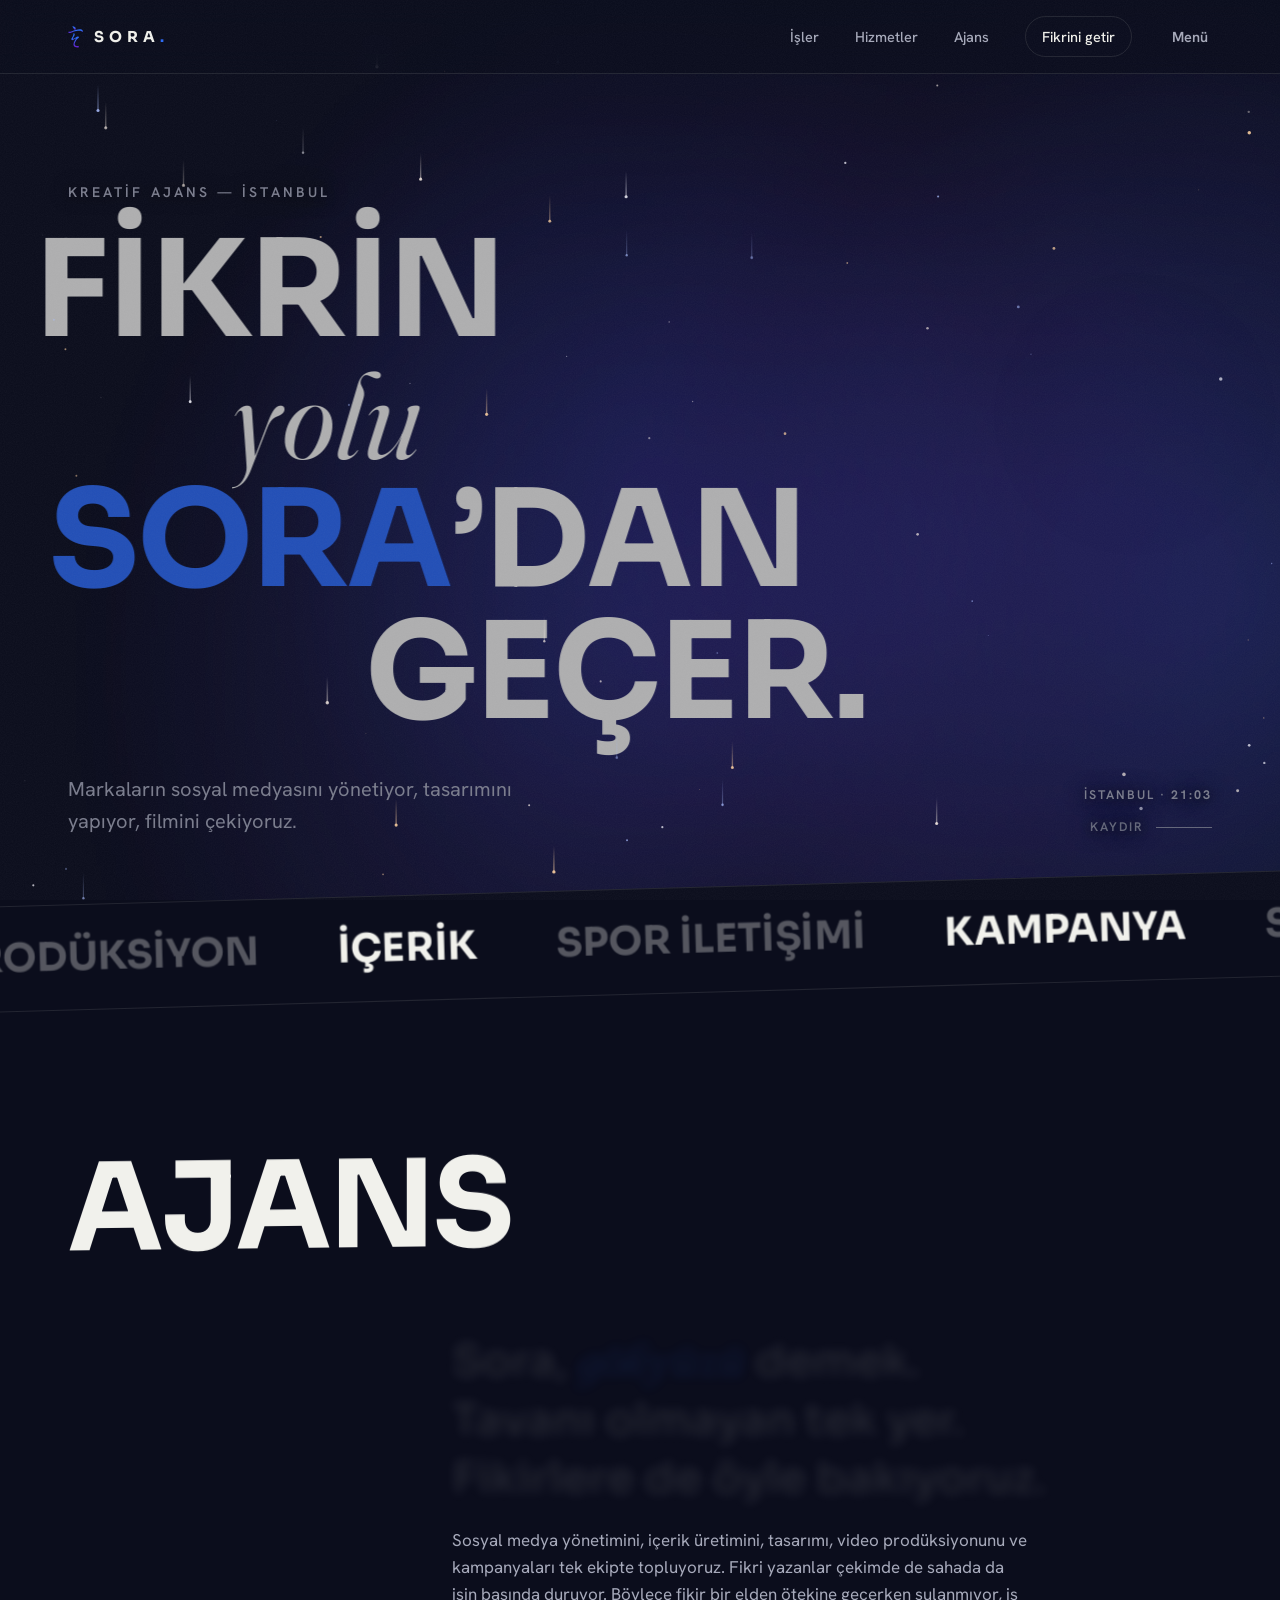
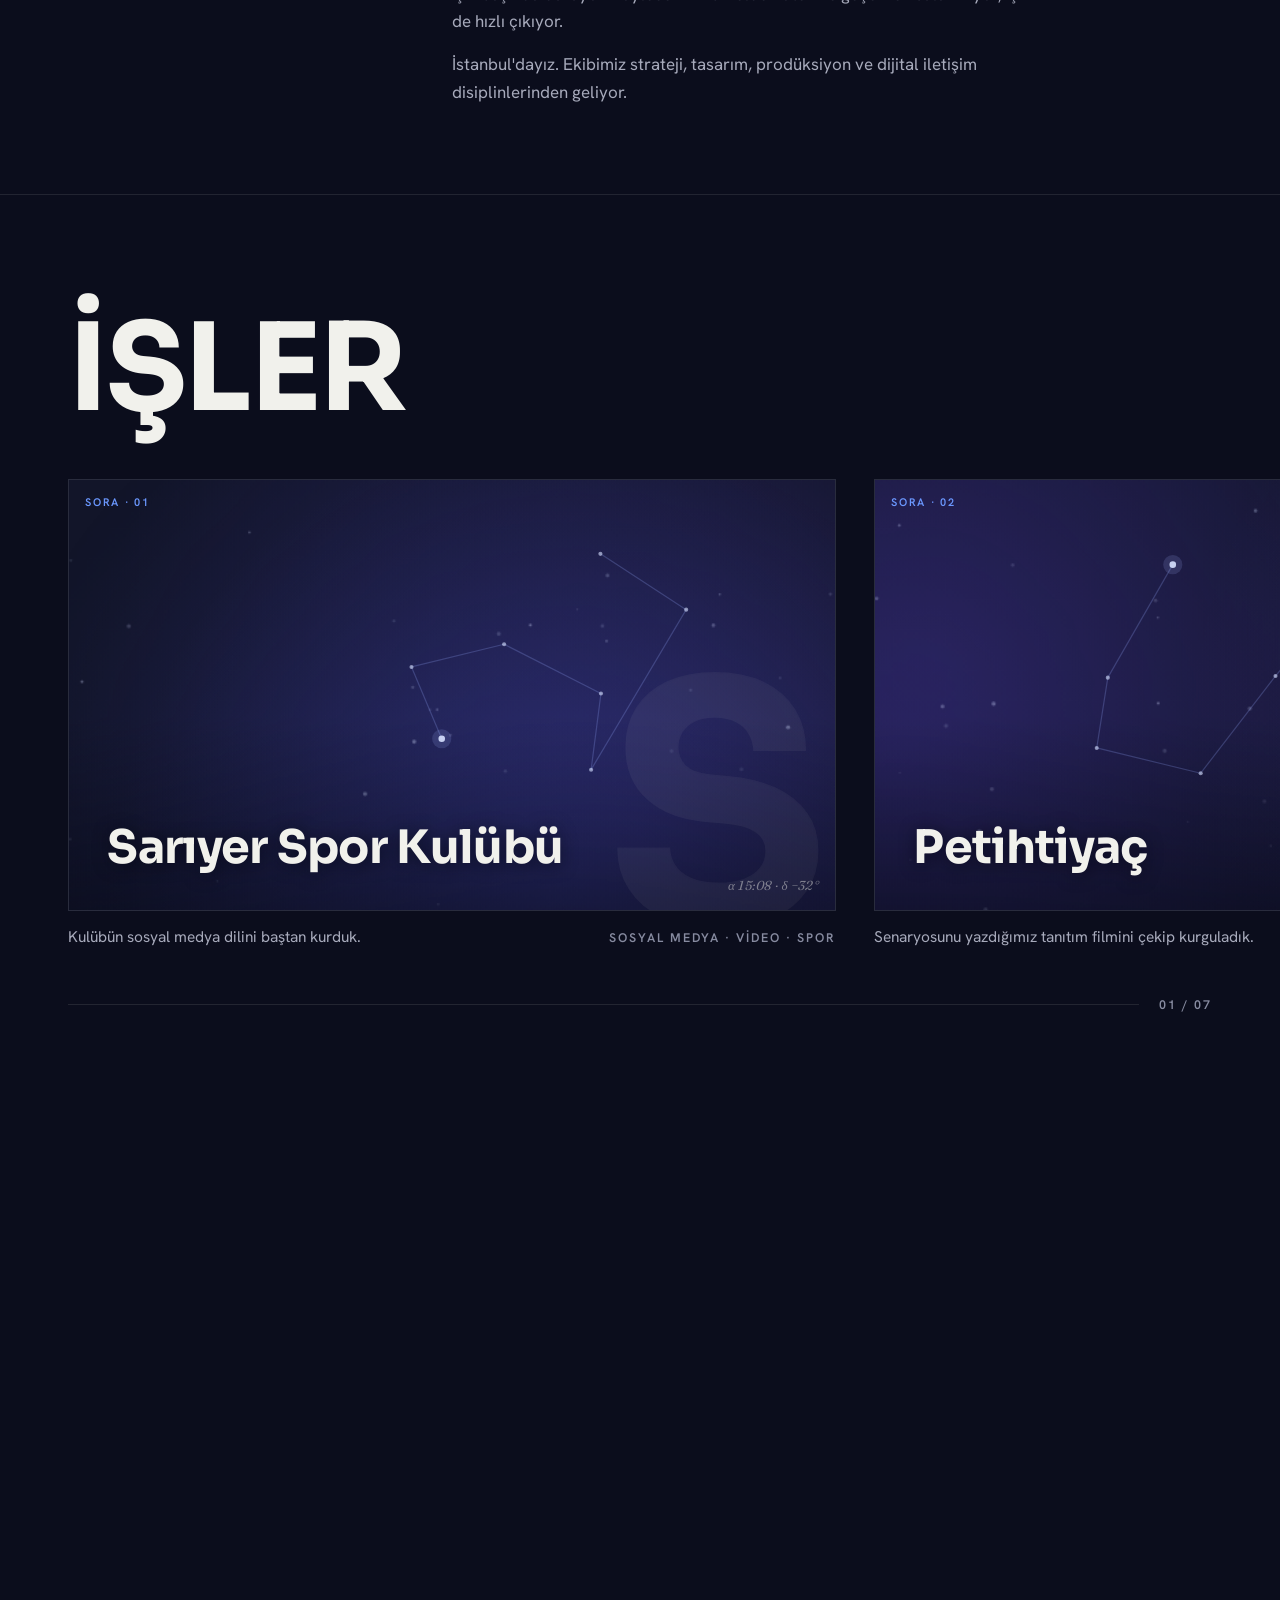
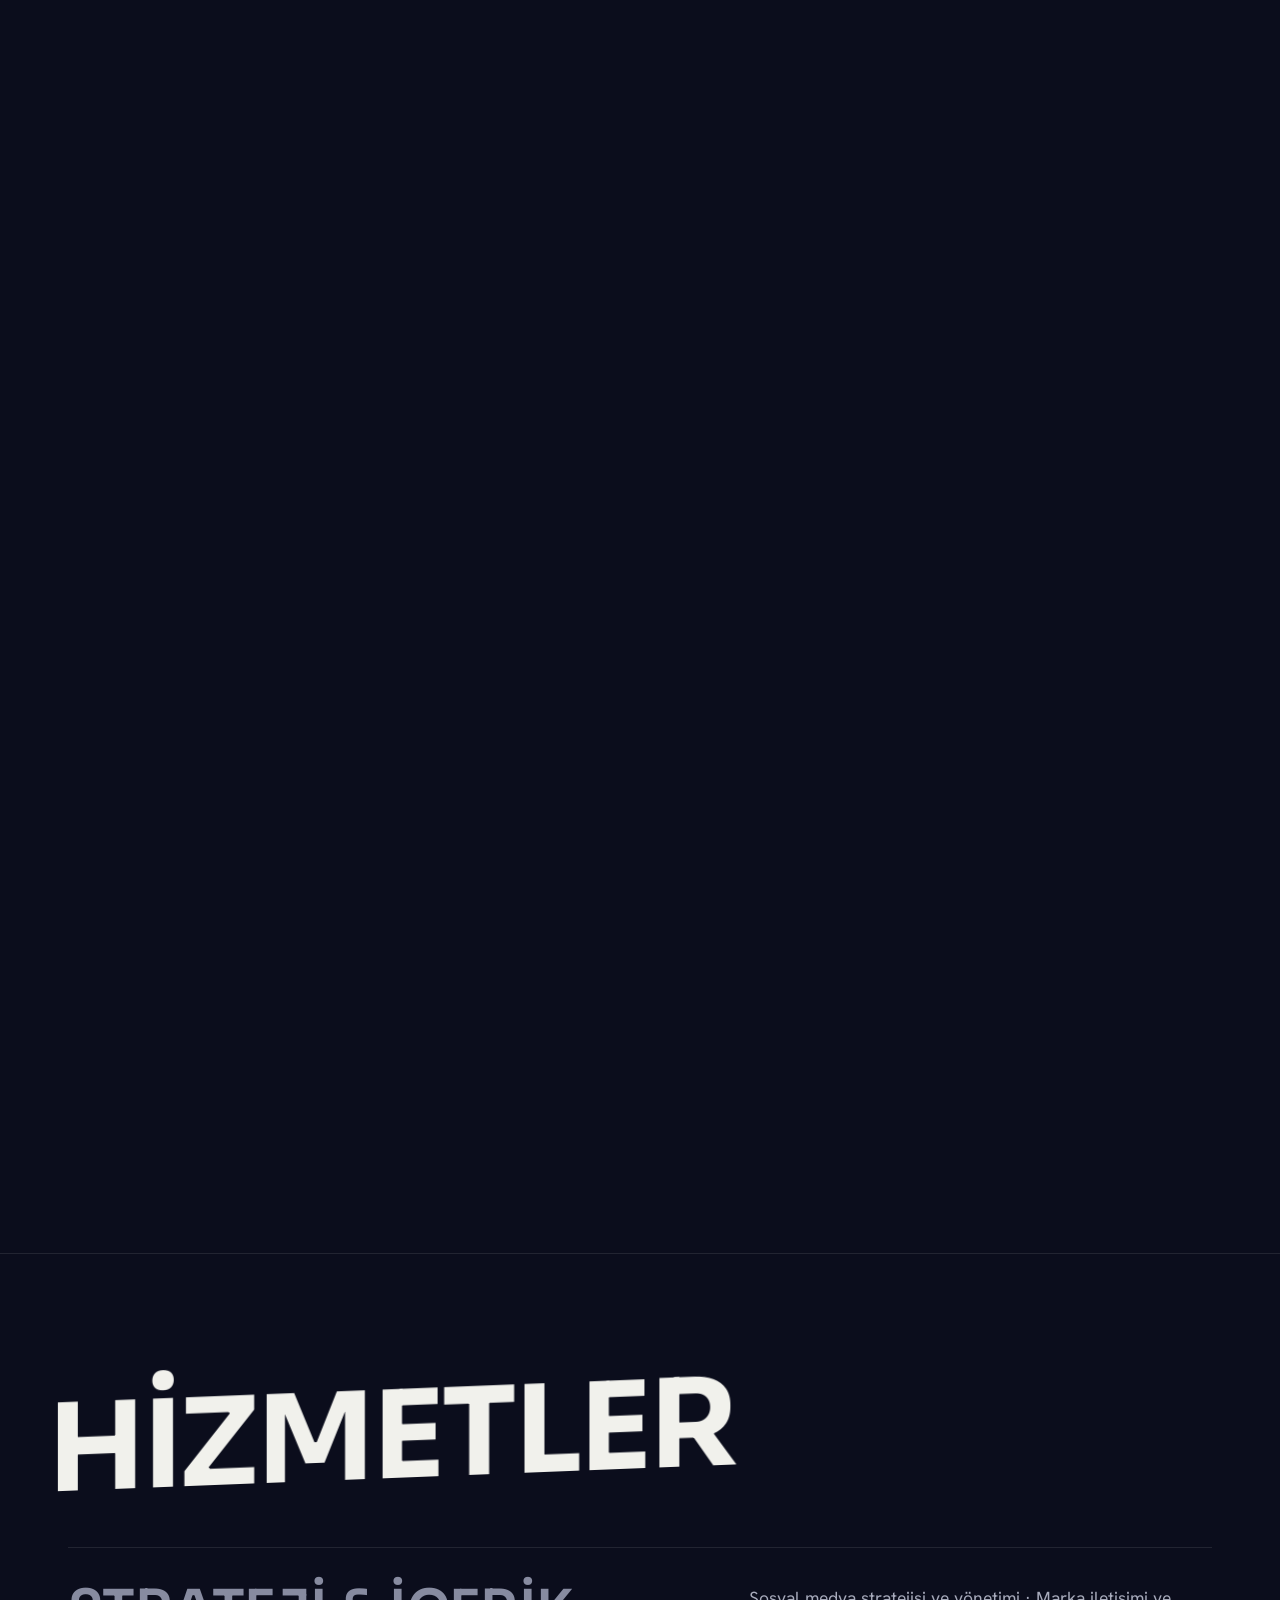
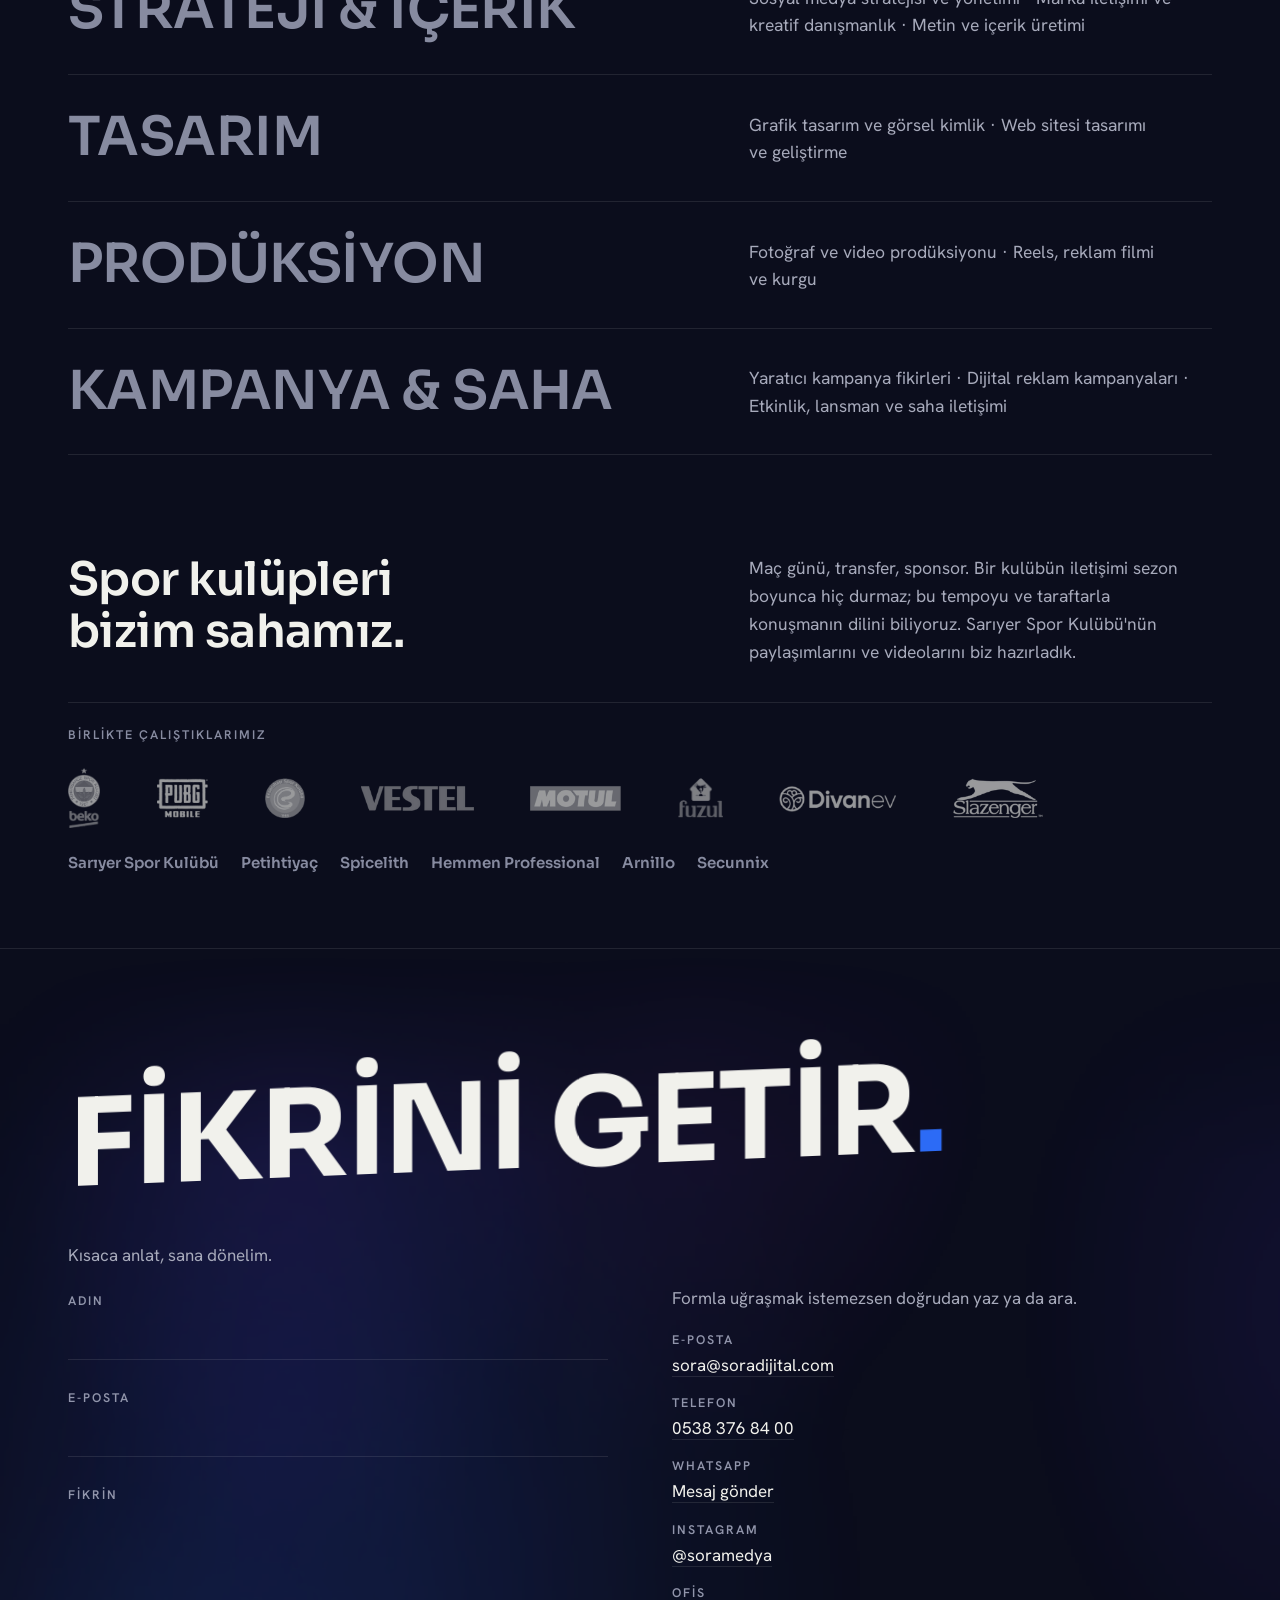
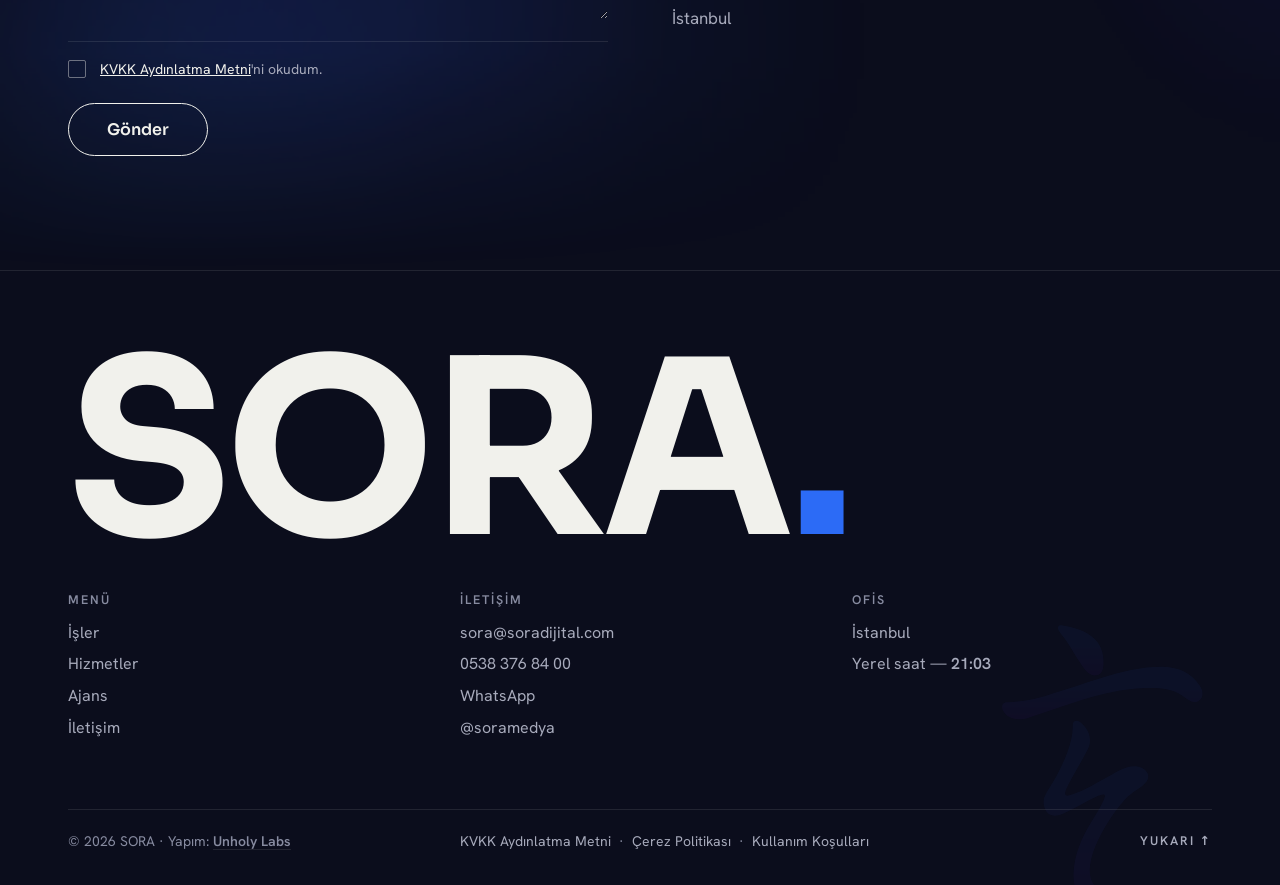
<file: index.html>
<!doctype html>
<html lang="tr">
<head>
<meta charset="utf-8">
<meta name="viewport" content="width=device-width, initial-scale=1">
<meta name="theme-color" content="#0b0d1c">
<title>SORA — Fikrin yolu Sora'dan geçer.</title>
<meta name="description" content="İstanbul'da bir kreatif ajansız. Markaların sosyal medyasını yönetiyor, tasarımını yapıyor, filmini çekiyoruz.">
<meta property="og:title" content="SORA — Fikrin yolu Sora'dan geçer.">
<meta property="og:description" content="Markaların sosyal medyasını yönetiyor, tasarımını yapıyor, filmini çekiyoruz.">
<meta property="og:type" content="website">
<meta property="og:locale" content="tr_TR">
<meta property="og:url" content="https://soradijital.com/">
<meta property="og:image" content="https://soradijital.com/assets/og.jpg">
<meta property="og:image:width" content="1200">
<meta property="og:image:height" content="630">
<meta name="twitter:card" content="summary_large_image">
<meta name="twitter:image" content="https://soradijital.com/assets/og.jpg">
<link rel="icon" href="data:image/svg+xml,%3Csvg xmlns=%22http://www.w3.org/2000/svg%22 viewBox=%22-36.37 0 236.61 236.61%22%3E%3Cdefs%3E%3ClinearGradient id=%22s%22 x1=%220%22 y1=%220%22 x2=%220%22 y2=%221%22%3E%3Cstop offset=%22.32%22 stop-color=%22%232c6bf6%22/%3E%3Cstop offset=%221%22 stop-color=%22%23651acf%22/%3E%3C/linearGradient%3E%3C/defs%3E%3Cg fill=%22url(%23s)%22%3E%3Cpath d=%22M110.99 216.18C117.79 216.6 124.43 225.22 117.5 230.29 107.78 236.61 86.93 233.04 77.11 228.29 51.49 216.13 60.11 182.83 71.48 162.98 75.69 155.35 80.87 148.09 84.44 140.35 87.38 134.15 84.26 134.74 77.73 137.77 74.42 139.32 70.82 141.31 68.83 142.38 65.45 144.2 61.94 146.02 58.5 147.83 52.69 150.77 46.38 154.62 40.72 151.3 37.01 148.5 35.65 142.42 37.03 137.94 39.27 132.02 43.94 126.68 46.81 120.85 53.11 109.14 60.45 92.55 59.8 79.79 59.95 75.63 64.01 76.04 66.6 78.33 73.15 83.87 75.94 92.52 71.47 100.24 66.86 109.52 61.12 118.22 56.45 127.41 55.26 130.06 50.57 138.06 57.14 136.29 67.57 133.56 75.77 128.12 84.76 123.3 93.05 119.19 101.38 112.28 111.19 113.18 114.71 113.57 118.25 115.47 119.76 118.78 122.66 126.47 111.84 130.93 106.98 134.83 104.67 136.45 102.6 138.4 100.71 140.56 88.73 153.95 61.76 194.93 79.07 210.56 87.99 217.53 100.18 214.84 110.81 216.15Z%22/%3E%3Cpath d=%22M24.76 74.15C19.53 75.75 13.33 76.36 8.53 73.31 4.69 71.36 0 63.47 6.33 61.79 19.38 61.89 32.21 58.67 44.53 54.57 57.43 50.45 69.48 46.6 82.59 42.41 98.46 37.34 114.43 33.45 131.08 33.44 143.81 33.62 154.84 38.01 161.52 48.69 162.79 50.77 163.88 53.16 163.68 55.63 163.46 59.15 160.26 62.09 156.77 61.63 153.27 61.17 150.21 58.1 147.25 56.33 134.13 47.43 109.84 50.76 94.72 53 72.28 56.85 45.29 67.53 24.88 74.12Z%22/%3E%3Cpath d=%22M78.88 40.26C73.96 41.06 70.37 37.07 67.88 33.37 63.22 26.97 59.36 19.76 55.01 13.18 53.16 10.07 50.2 7.51 48.51 4.34 47.43 2.13 48.01 0 50.51 0.18 60.37 1.52 70.74 4.43 77.87 11.65 81.24 15.2 83.35 19.73 84.06 24.57 84.53 29.73 85.71 38.84 79.07 40.23Z%22/%3E%3C/g%3E%3C/svg%3E">
<link rel="icon" type="image/png" sizes="32x32" href="assets/favicon-32.png">
<link rel="apple-touch-icon" href="apple-touch-icon.png">
<link rel="canonical" href="https://soradijital.com/">
<link rel="manifest" href="manifest.webmanifest">
<link rel="preload" href="assets/fonts/Sora-normal-100-800-latin.woff2" as="font" type="font/woff2" crossorigin>
<link rel="preload" href="assets/fonts/Sora-normal-100-800-latin-ext.woff2" as="font" type="font/woff2" crossorigin>
<link rel="preload" href="assets/fonts/HankenGrotesk-normal-400-latin.woff2" as="font" type="font/woff2" crossorigin>
<link rel="preload" href="assets/fonts/HankenGrotesk-normal-400-latin-ext.woff2" as="font" type="font/woff2" crossorigin>
<link rel="preload" href="assets/fonts/Fraunces-italic-300-600-tr.woff2" as="font" type="font/woff2" crossorigin>
<link rel="stylesheet" href="assets/fonts.css?v=4e229690">
<link rel="stylesheet" href="assets/style.css?v=e447e82c">
<script>/* Acilis emniyeti: site.js yuklenemese ya da patlasa bile sayfa giyinsin.
   Gezinme anina baglidir. Normal acilisla YARISMAZ: yalnizca mutlak zamanlayicilar
   var, load olayina bagli erken kaldirma YOK (o yarisi kazaninca koreografi capasi
   kurulmuyordu ve gokyuzu karanlik kaliyordu). */
(function(){var h=document.documentElement,a=function(){
if(h.classList.contains("yuklendi"))return;
h.classList.add("yuklendi");
if(window.__soraIntro===undefined)window.__soraIntro=performance.now()};
/* site icinden gelis (depolama yok, yalniz referrer; ilk boyamadan once): sayac ve glif
   cizimi her gezinmede bastan oynamaz, perde kisa bir bekleyisle kalkar (bkz. site.js) */
try{if(document.referrer&&new URL(document.referrer).origin===location.origin)h.classList.add("icgelis")}catch(e){}
setTimeout(a,2600);
setTimeout(function(){if(!window.__soraCanli){a();h.classList.add("acil")}},3200);
/* site.js hic inmezse (404, cevrimdisi) 3,2 sn beklenmez: kaynak hatasi yakalama evresinde gelir.
   __soraCanli betigin EN SONUNDA verilir; betik inip yarida patlarsa yukaridaki zamanlayici yakalar. */
addEventListener("error",function(e){var s=e.target;if(s&&s.tagName==="SCRIPT"&&/\/site\.js/.test(s.src)&&!window.__soraCanli){a();h.classList.add("acil")}},true);})();</script>
<noscript><style>.curtain{display:none}.rise,.hero .kicker,.hero-foot{opacity:1;transform:none}.work .cover{clip-path:none}.yatay{height:auto}.yatay-sabit{position:static;height:auto}.ray{flex-direction:column}.ray .work,.ray .son{flex:none}.ray-bar{display:none}.manifesto .kelime{opacity:1;filter:none;transform:none}#f .gonder{display:none}</style></noscript>
<script type="application/ld+json">
{"@context":"https://schema.org","@type":"Organization","name":"SORA",
"description":"İstanbul merkezli kreatif ajans: sosyal medya yönetimi, içerik üretimi, tasarım, video prodüksiyonu ve kampanya.",
"email":"sora@soradijital.com","telephone":"+90 538 376 84 00","sameAs":["https://www.instagram.com/soramedya/"],
"url":"https://soradijital.com","logo":"https://soradijital.com/assets/ikon-512.png",
"address":{"@type":"PostalAddress","addressLocality":"İstanbul","addressCountry":"TR"}}
</script>
</head>
<body>
<!-- marka isareti: bir kez tanimlanir, <use> ile kullanilir -->
<svg width="0" height="0" style="position:absolute" aria-hidden="true"><defs><linearGradient id="sora-g" x1="0" y1="0" x2="0" y2="1"><stop offset=".32" stop-color="#2c6bf6"/><stop offset="1" stop-color="#651acf"/></linearGradient><symbol id="sora-mark" viewBox="0 0 163.88 236.61"><g fill="url(#sora-g)"><path d="M110.99 216.18C117.79 216.6 124.43 225.22 117.5 230.29 107.78 236.61 86.93 233.04 77.11 228.29 51.49 216.13 60.11 182.83 71.48 162.98 75.69 155.35 80.87 148.09 84.44 140.35 87.38 134.15 84.26 134.74 77.73 137.77 74.42 139.32 70.82 141.31 68.83 142.38 65.45 144.2 61.94 146.02 58.5 147.83 52.69 150.77 46.38 154.62 40.72 151.3 37.01 148.5 35.65 142.42 37.03 137.94 39.27 132.02 43.94 126.68 46.81 120.85 53.11 109.14 60.45 92.55 59.8 79.79 59.95 75.63 64.01 76.04 66.6 78.33 73.15 83.87 75.94 92.52 71.47 100.24 66.86 109.52 61.12 118.22 56.45 127.41 55.26 130.06 50.57 138.06 57.14 136.29 67.57 133.56 75.77 128.12 84.76 123.3 93.05 119.19 101.38 112.28 111.19 113.18 114.71 113.57 118.25 115.47 119.76 118.78 122.66 126.47 111.84 130.93 106.98 134.83 104.67 136.45 102.6 138.4 100.71 140.56 88.73 153.95 61.76 194.93 79.07 210.56 87.99 217.53 100.18 214.84 110.81 216.15Z"/><path d="M24.76 74.15C19.53 75.75 13.33 76.36 8.53 73.31 4.69 71.36 0 63.47 6.33 61.79 19.38 61.89 32.21 58.67 44.53 54.57 57.43 50.45 69.48 46.6 82.59 42.41 98.46 37.34 114.43 33.45 131.08 33.44 143.81 33.62 154.84 38.01 161.52 48.69 162.79 50.77 163.88 53.16 163.68 55.63 163.46 59.15 160.26 62.09 156.77 61.63 153.27 61.17 150.21 58.1 147.25 56.33 134.13 47.43 109.84 50.76 94.72 53 72.28 56.85 45.29 67.53 24.88 74.12Z"/><path d="M78.88 40.26C73.96 41.06 70.37 37.07 67.88 33.37 63.22 26.97 59.36 19.76 55.01 13.18 53.16 10.07 50.2 7.51 48.51 4.34 47.43 2.13 48.01 0 50.51 0.18 60.37 1.52 70.74 4.43 77.87 11.65 81.24 15.2 83.35 19.73 84.06 24.57 84.53 29.73 85.71 38.84 79.07 40.23Z"/></g></symbol></defs></svg>

<div class="curtain" aria-hidden="true"><svg class="c-glyph" aria-hidden="true" focusable="false"><use href="#sora-mark" xlink:href="#sora-mark"/></svg><span class="c-mark">SORA.</span><span class="c-sayi">0</span></div>

<a class="skip" href="#icerik">İçeriğe geç</a>

<nav>
  <div class="nav-in">
    <a class="wordmark" href="#top"><svg class="mark" aria-hidden="true" focusable="false"><use href="#sora-mark" xlink:href="#sora-mark"/></svg>SORA<span>.</span></a>
    <div class="nav-links">
      <a class="roll" href="#isler"><span data-t="İşler">İşler</span></a>
      <a class="roll" href="#hizmetler"><span data-t="Hizmetler">Hizmetler</span></a>
      <a class="roll" href="#ajans"><span data-t="Ajans">Ajans</span></a>
      <a class="cta" href="#iletisim">Fikrini getir</a>
      <button class="menu-btn" aria-expanded="false" aria-controls="menu">Menü</button>
    </div>
  </div>
</nav>

<div class="menu-overlay" id="menu" role="dialog" aria-modal="true" aria-label="Site menüsü">
  <a href="#ajans">AJANS</a>
  <a href="#isler">İŞLER</a>
  <a href="#hizmetler">HİZMETLER</a>
  <a href="#iletisim">İLETİŞİM</a>
  <button class="menu-kapat" type="button">Menüyü kapat</button>
  <div class="menu-meta"><span>İSTANBUL — <b class="saat" style="color:inherit">--:--</b></span><span>41,10° K · 29,00° D</span></div>
</div>

<!-- hero tam genişlik: gökyüzü canvas'ı ekranı uçtan uca kaplar, metin .shell ile hizada kalır -->
<header class="hero" id="top">
  <canvas class="gok" aria-hidden="true"></canvas>
  <div class="hero-ic shell">
    <p class="kicker">KREATİF AJANS — İSTANBUL</p>
    <h1 aria-label="Fikrin yolu Sora'dan geçer.">
      <span class="l" aria-hidden="true"><span class="li">FİKRİN</span></span>
      <span class="l" aria-hidden="true"><span class="li it">yolu</span></span>
      <span class="l" aria-hidden="true"><span class="li"><em>SORA</em>&rsquo;DAN</span></span>
      <span class="l" aria-hidden="true"><span class="li">GEÇER.</span></span>
    </h1>
    <div class="hero-foot">
      <p class="sub">Markaların sosyal medyasını yönetiyor, tasarımını yapıyor, filmini çekiyoruz.</p>
      <div class="foot-sag">
        <span class="konum">İSTANBUL · <b class="saat">--:--</b></span>
        <script>/* ilk boyamadan once (site.js yavas agda gec gelse de yer tutucu gorunmez): UTC+3, bkz. site.js */document.querySelectorAll('.saat').forEach(function(e){e.textContent=new Date(Date.now()+108e5).toISOString().slice(11,16)})</script>
        <span class="scroll-hint">KAYDIR</span>
      </div>
    </div>
  </div>
</header>

<div class="band" aria-hidden="true">
  <div class="band-in">
    <span>SOSYAL MEDYA</span><span class="dolu">TASARIM</span><span>PRODÜKSİYON</span><span class="dolu">İÇERİK</span><span>SPOR İLETİŞİMİ</span><span class="dolu">KAMPANYA</span>
    <span>SOSYAL MEDYA</span><span class="dolu">TASARIM</span><span>PRODÜKSİYON</span><span class="dolu">İÇERİK</span><span>SPOR İLETİŞİMİ</span><span class="dolu">KAMPANYA</span>
  </div>
</div>

<main id="icerik">

<section id="ajans">
  <div class="shell">
    <h2 class="giant perde">AJANS</h2>
    <canvas class="gok-kure" aria-hidden="true"></canvas>
    <div class="sag">
      <p class="manifesto">Sora, gökyüzü demek. Tavanı olmayan tek yer. Fikirlere de öyle bakıyoruz.</p>
      <p class="dim satir">Sosyal medya yönetimini, içerik üretimini, tasarımı, video prodüksiyonunu ve kampanyaları tek ekipte topluyoruz. Fikri yazanlar çekimde de sahada da işin başında duruyor. Böylece fikir bir elden ötekine geçerken sulanmıyor, iş de hızlı çıkıyor.</p>
      <p class="dim satir">İstanbul'dayız. Ekibimiz strateji, tasarım, prodüksiyon ve dijital iletişim disiplinlerinden geliyor.</p>
    </div>
  </div>
</section>

<section id="isler">
  <div class="yatay">
    <div class="yatay-sabit">
      <h2 class="giant perde">İŞLER</h2>
      <div class="ray">

        <!-- Görseller gelene kadar tipografik kapaklar; her .cover'a background-image eklenecek -->
        <a class="work" href="isler/sariyer-spor-kulubu.html">
          <div class="cover" data-cursor="Gör"><span class="ghost" aria-hidden="true">S</span><span class="plaka" aria-hidden="true">SORA · 01</span><span class="plaka-koor" aria-hidden="true">α 15:08 · δ −32°</span><span class="cover-name">Sarıyer Spor Kulübü</span></div>
          <div class="meta">
            <span class="what">Kulübün sosyal medya dilini baştan kurduk.</span>
            <span class="tags">SOSYAL MEDYA · VİDEO · SPOR</span>
          </div>
        </a>

        <a class="work" href="isler/petihtiyac.html">
          <div class="cover" data-cursor="Gör"><span class="ghost" aria-hidden="true">P</span><span class="plaka" aria-hidden="true">SORA · 02</span><span class="plaka-koor" aria-hidden="true">α 17:16 · δ +53°</span><span class="cover-name">Petihtiyaç</span></div>
          <div class="meta">
            <span class="what">Senaryosunu yazdığımız tanıtım filmini çekip kurguladık.</span>
            <span class="tags">TANITIM · PRODÜKSİYON · ÇEKİM</span>
          </div>
        </a>

        <a class="work" href="isler/spicelith.html">
          <div class="cover" data-cursor="Gör"><span class="ghost" aria-hidden="true">S</span><span class="plaka" aria-hidden="true">SORA · 03</span><span class="plaka-koor" aria-hidden="true">α 13:09 · δ +41°</span><span class="cover-name">Spicelith</span></div>
          <div class="meta">
            <span class="what">Ürünü bir masada, yakın plan çektik.</span>
            <span class="tags">VİDEO · İÇERİK</span>
          </div>
        </a>

        <a class="work" href="isler/hemmen-professional.html">
          <div class="cover levhali" data-cursor="Gör"><span class="ghost" aria-hidden="true">H</span><span class="plaka" aria-hidden="true">SORA · 04</span><span class="plaka-koor" aria-hidden="true">α 09:42 · δ +18°</span><span class="cover-name">Hemmen Professional</span><span class="levha"><img src="assets/isler/hemmen.jpg" alt="Hemmen Professional logosu; biber, bıçak ve fesleğenli mutfak masası üstünde" width="720" height="900" loading="lazy" decoding="async"></span></div>
          <div class="meta">
            <span class="what">Markanın kime, nasıl konuşacağını belirledik.</span>
            <span class="tags">KONUMLANDIRMA · STRATEJİ</span>
          </div>
        </a>

        <a class="work" href="isler/arnillo.html">
          <div class="cover levhali" data-cursor="Gör"><span class="ghost" aria-hidden="true">A</span><span class="plaka" aria-hidden="true">SORA · 05</span><span class="plaka-koor" aria-hidden="true">α 20:37 · δ −11°</span><span class="cover-name">Arnillo</span><span class="levha"><img src="assets/isler/arnillo.jpg" alt="Arnillo Home & Decoration logosu: pembe zemin üstünde bakır tonlu balık figürü" width="480" height="600" loading="lazy" decoding="async"></span></div>
          <div class="meta">
            <span class="what">Marka kimliğini ve dijital görünümünü tasarladık.</span>
            <span class="tags">KİMLİK · DİJİTAL</span>
          </div>
        </a>

        <a class="work" href="isler/secunnix.html">
          <div class="cover levhali" data-cursor="Gör"><span class="ghost" aria-hidden="true">S</span><span class="plaka" aria-hidden="true">SORA · 06</span><span class="plaka-koor" aria-hidden="true">α 04:21 · δ +66°</span><span class="cover-name">Secunnix</span><span class="levha"><img src="assets/isler/secunnix.jpg" alt="Secunnix logosu: mor zemin üstünde turkuaz altıgen içinde S işareti" width="720" height="900" loading="lazy" decoding="async"></span></div>
          <div class="meta">
            <span class="what">Logosunu ve kurumsal kimliğini çizdik.</span>
            <span class="tags">KİMLİK · LOGO</span>
          </div>
        </a>

        <a class="son" href="#iletisim"><span>SENİN İŞİN<br>BURAYA GELECEK<svg class="ok-svg" viewBox="0 0 24 24" aria-hidden="true" focusable="false"><path d="M4 12h15M13 6l6 6-6 6"/></svg></span></a>

      </div>
      <div class="ray-bar" aria-hidden="true">
        <span class="ray-doluluk"></span>
        <b class="ray-sayi">01 / 07</b>
      </div>
    </div>
  </div>
</section>

<section id="hizmetler">
  <div class="shell">
    <h2 class="giant perde">HİZMETLER</h2>
    <div class="svc-list">
      <div class="svc-row">
        <h3>STRATEJİ &amp; İÇERİK</h3>
        <p>Sosyal medya stratejisi ve yönetimi&nbsp;· Marka iletişimi ve kreatif danışmanlık&nbsp;· Metin ve içerik üretimi</p>
      </div>
      <div class="svc-row">
        <h3>TASARIM</h3>
        <p>Grafik tasarım ve görsel kimlik&nbsp;· Web sitesi tasarımı ve geliştirme</p>
      </div>
      <div class="svc-row">
        <h3>PRODÜKSİYON</h3>
        <p>Fotoğraf ve video prodüksiyonu&nbsp;· Reels, reklam filmi ve kurgu</p>
      </div>
      <div class="svc-row">
        <h3>KAMPANYA &amp; SAHA</h3>
        <p>Yaratıcı kampanya fikirleri&nbsp;· Dijital reklam kampanyaları&nbsp;· Etkinlik, lansman ve saha iletişimi</p>
      </div>
    </div>

    <div class="spor rise">
      <h3>Spor kulüpleri bizim sahamız.</h3>
      <p>Maç günü, transfer, sponsor. Bir kulübün iletişimi sezon boyunca hiç durmaz; bu tempoyu ve taraftarla konuşmanın dilini biliyoruz. Sarıyer Spor Kulübü'nün paylaşımlarını ve videolarını biz hazırladık.</p>
    </div>

    <!-- izinli logolar gelince isimler tek renk logo SVG'leriyle değişecek -->
    <div class="refs rise">
      <b>BİRLİKTE ÇALIŞTIKLARIMIZ</b>
      <ul class="logolar">
        <li style="--i:0"><img class="dik" src="assets/logolar/fenerbahce-beko.png" alt="Fenerbahçe Beko" width="75" height="139" loading="lazy" decoding="async"></li>
        <li style="--i:1"><img src="assets/logolar/pubg-mobile.png" alt="PUBG Mobile" width="132" height="102" loading="lazy" decoding="async"></li>
        <li style="--i:2"><img src="assets/logolar/eczacibasi.png" alt="Eczacıbaşı Spor Kulübü" width="107" height="107" loading="lazy" decoding="async"></li>
        <li style="--i:3"><img class="genis" src="assets/logolar/vestel.png" alt="Vestel" width="175" height="42" loading="lazy" decoding="async"></li>
        <li style="--i:4"><img class="genis" src="assets/logolar/motul.png" alt="Motul" width="166" height="49" loading="lazy" decoding="async"></li>
        <li style="--i:5"><img src="assets/logolar/fuzul.png" alt="Fuzul" width="94" height="83" loading="lazy" decoding="async"></li>
        <li style="--i:6"><img class="genis" src="assets/logolar/divanev.png" alt="Divanev" width="165" height="38" loading="lazy" decoding="async"></li>
        <li style="--i:7"><img src="assets/logolar/slazenger.png" alt="Slazenger" width="145" height="64" loading="lazy" decoding="async"></li>
      </ul>
      <p class="refs-isim"><span>Sarıyer Spor Kulübü</span><span>Petihtiyaç</span><span>Spicelith</span><span>Hemmen Professional</span><span>Arnillo</span><span>Secunnix</span></p>
    </div>
  </div>
</section>


<section id="iletisim" class="contact">
  <canvas class="gok" aria-hidden="true"></canvas>
  <div class="shell">
    <h2 class="giant perde">FİKRİNİ GETİR<em>.</em></h2>
    <p class="dim satir">Kısaca anlat, sana dönelim.</p>
    <div class="contact-grid">
      <!-- data-endpoint: Formspree / Web3Forms / Basin gibi statik-site form servisinin POST adresi.
           Boşken mailto yedeği çalışır; doluysa fetch ile gönderilir ve tesekkurler.html açılır.
           method="post": JS'siz gönderimde ad, e-posta ve mesaj adres çubuğuna ve geçmişe düşmesin.
           Uç nokta gelince aynı adresi action'a da yazın (servisin yönlendirme alanıyla
           tesekkurler.html'e dönüş: Web3Forms redirect, Formspree _next); o zaman JS'siz yol da
           gönderir ve aşağıdaki noscript notu ile head'deki #f .gonder gizlemesi kaldırılır.
           Aynı anda acil modun eşleri de kalkar: .acil-not paragrafı ve style.css'teki
           html.acil #f:not([data-hazir]) kuralları (işleyici bağlanmadıysa Gönder'i gizliyorlar). -->
      <form id="f" class="rise" method="post" data-endpoint="">
        <div class="field">
          <label for="ad">ADIN</label>
          <input id="ad" name="ad" type="text" autocomplete="name" required>
        </div>
        <div class="field">
          <label for="ep">E-POSTA</label>
          <input id="ep" name="ep" type="email" autocomplete="email" required>
        </div>
        <div class="field">
          <label for="msj">FİKRİN</label>
          <textarea id="msj" name="msj" rows="4" required></textarea>
        </div>
        <div class="kvkk-onay">
          <input id="kvkk" name="kvkk" type="checkbox" required>
          <label for="kvkk"><a href="kvkk.html">KVKK Aydınlatma Metni</a>'ni okudum.</label>
        </div>
        <button class="gonder mag" type="submit">Gönder</button>
        <noscript><p class="form-durum">Form yalnız JavaScript açıkken çalışıyor; <a href="mailto:sora@soradijital.com">sora@soradijital.com</a> adresine doğrudan yazabilirsin.</p></noscript>
        <p class="form-durum acil-not">Form şu an çalışmıyor. <a href="mailto:sora@soradijital.com">sora@soradijital.com</a> adresine doğrudan yazabilirsin.</p>
        <p id="form-durum" class="form-durum" role="status" aria-live="polite"></p>
      </form>
      <div class="direct rise">
        <p>Formla uğraşmak istemezsen doğrudan yaz ya da ara.</p>
        <div class="row"><b>E-POSTA</b><a href="mailto:sora@soradijital.com">sora@soradijital.com</a></div>
        <div class="row"><b>TELEFON</b><a href="tel:+905383768400">0538 376 84 00</a></div>
        <div class="row"><b>WHATSAPP</b><a href="https://wa.me/905383768400?text=Merhaba%20SORA%2C%20bir%20fikrim%20var." target="_blank" rel="noopener">Mesaj gönder</a></div>
        <div class="row"><b>INSTAGRAM</b><a href="https://www.instagram.com/soramedya/" target="_blank" rel="noopener">@soramedya</a></div>
        <div class="row"><b>OFİS</b><span>İstanbul</span></div>
      </div>
    </div>
  </div>
</section>

</main>

<!-- mobil: nav gizlenince görünen tek CTA -->
<div class="mobil-alt">
  <a class="mobil-cta" href="#iletisim">Fikrini getir</a>
  <a class="mobil-wp" href="https://wa.me/905383768400?text=Merhaba%20SORA%2C%20bir%20fikrim%20var." target="_blank" rel="noopener" aria-label="WhatsApp'tan yaz"><svg viewBox="0 0 24 24" aria-hidden="true" focusable="false"><path fill="currentColor" d="M17.472 14.382c-.297-.149-1.758-.867-2.03-.967-.273-.099-.471-.148-.67.15-.197.297-.767.966-.94 1.164-.173.199-.347.223-.644.075-.297-.15-1.255-.463-2.39-1.475-.883-.788-1.48-1.761-1.653-2.059-.173-.297-.018-.458.13-.606.134-.133.298-.347.446-.52.149-.174.198-.298.298-.497.099-.198.05-.371-.025-.52-.075-.149-.669-1.612-.916-2.207-.242-.579-.487-.5-.669-.51-.173-.008-.371-.01-.57-.01-.198 0-.52.074-.792.372-.272.297-1.04 1.016-1.04 2.479 0 1.462 1.065 2.875 1.213 3.074.149.198 2.096 3.2 5.077 4.487.709.306 1.262.489 1.694.625.712.227 1.36.195 1.871.118.571-.085 1.758-.719 2.006-1.413.248-.694.248-1.289.173-1.413-.074-.124-.272-.198-.57-.347m-5.421 7.403h-.004a9.87 9.87 0 01-5.031-1.378l-.361-.214-3.741.982.998-3.648-.235-.374a9.86 9.86 0 01-1.51-5.26c.001-5.45 4.436-9.884 9.888-9.884 2.64 0 5.122 1.03 6.988 2.898a9.825 9.825 0 012.893 6.994c-.003 5.45-4.437 9.884-9.885 9.884m8.413-18.297A11.815 11.815 0 0012.05 0C5.495 0 .16 5.335.157 11.892c0 2.096.547 4.142 1.588 5.945L.057 24l6.305-1.654a11.882 11.882 0 005.683 1.448h.005c6.554 0 11.89-5.335 11.893-11.893a11.821 11.821 0 00-3.48-8.413z"/></svg></a>
</div>

<footer>
<svg class="foot-glyph" aria-hidden="true" focusable="false"><use href="#sora-mark" xlink:href="#sora-mark"/></svg>
  <div class="shell">
    <a class="foot-mark" href="#top" aria-label="SORA. Sayfa başına dön">SORA<em>.</em></a>
    <div class="foot-ust">
      <div class="foot-kolon">
        <b>MENÜ</b>
        <a href="#isler">İşler</a>
        <a href="#hizmetler">Hizmetler</a>
        <a href="#ajans">Ajans</a>
        <a href="#iletisim">İletişim</a>
      </div>
      <div class="foot-kolon">
        <b>İLETİŞİM</b>
        <a href="mailto:sora@soradijital.com">sora@soradijital.com</a>
        <a href="tel:+905383768400">0538 376 84 00</a>
        <a href="https://wa.me/905383768400?text=Merhaba%20SORA%2C%20bir%20fikrim%20var." target="_blank" rel="noopener">WhatsApp</a>
        <a href="https://www.instagram.com/soramedya/" target="_blank" rel="noopener">@soramedya</a>
      </div>
      <div class="foot-kolon">
        <b>OFİS</b>
        <span>İstanbul</span>
        <span>Yerel saat — <b class="saat">--:--</b></span>
      </div>
    </div>
    <div class="foot-alt">
      <span>© 2026 SORA · Yapım: <a class="yapim" href="https://unholylabs.com" target="_blank" rel="noopener">Unholy Labs</a></span>
      <span class="yasal"><a href="kvkk.html">KVKK Aydınlatma Metni</a><span class="ayrac" aria-hidden="true"> &nbsp;·&nbsp; </span><a href="cerez-politikasi.html">Çerez Politikası</a><span class="ayrac" aria-hidden="true"> &nbsp;·&nbsp; </span><a href="kullanim-kosullari.html">Kullanım Koşulları</a></span>
      <a class="yukari" href="#top">YUKARI ↑</a>
    </div>
  </div>
</footer>

<script src="assets/site.js?v=dcbf9864"></script>
</body>
</html>
</file>
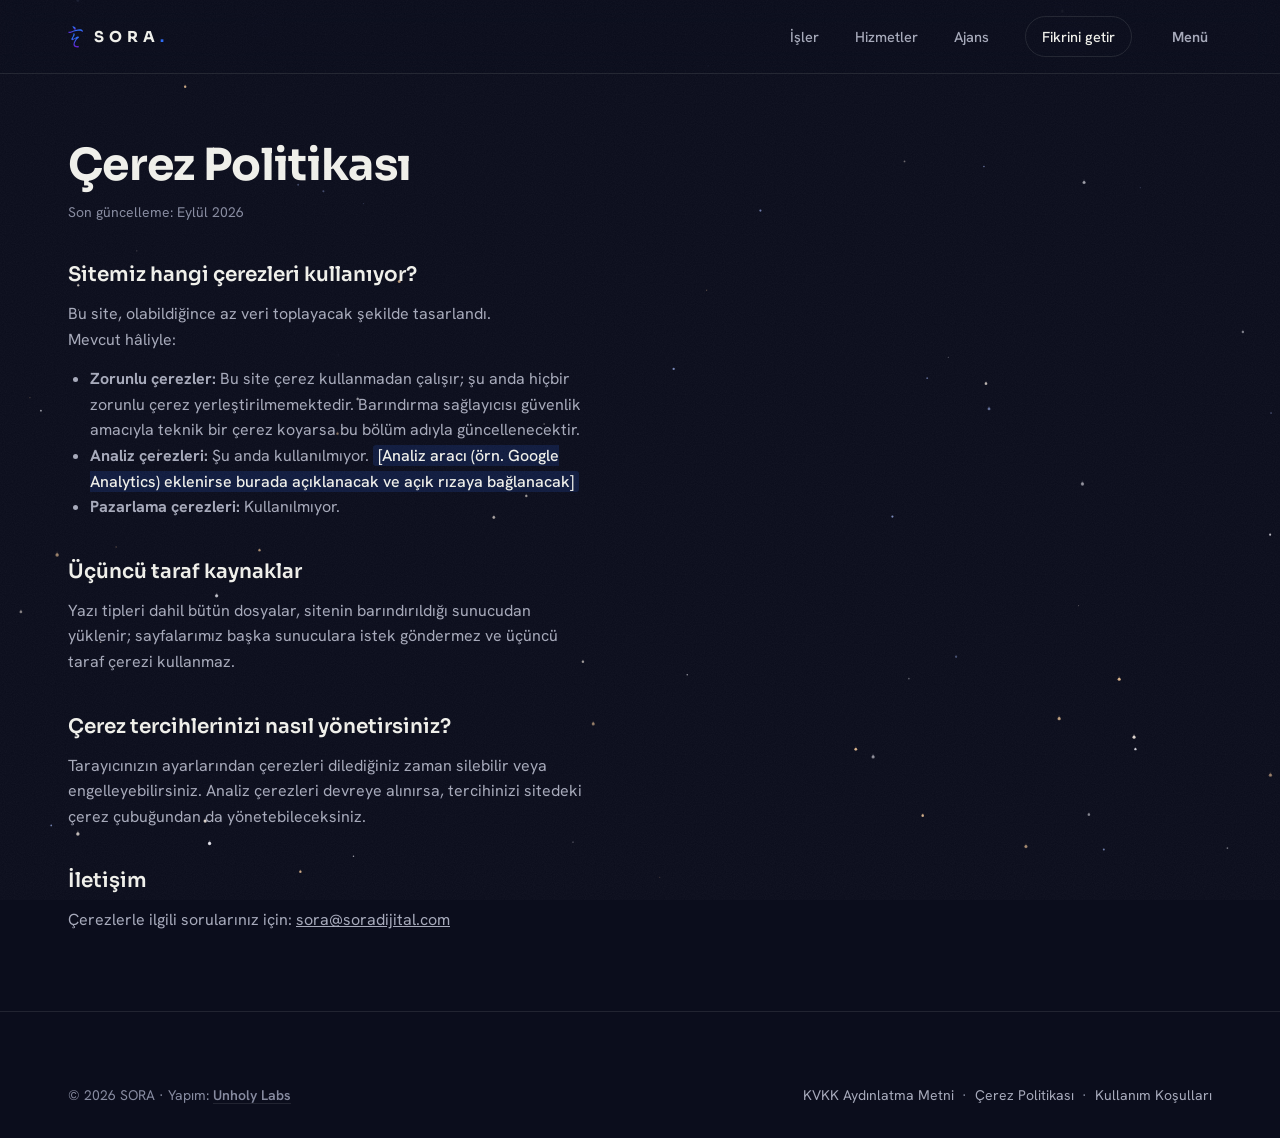
<file: cerez-politikasi.html>
<!doctype html>
<html lang="tr">
<head>
<meta charset="utf-8">
<meta name="viewport" content="width=device-width, initial-scale=1">
<meta name="theme-color" content="#0b0d1c">
<title>Çerez Politikası — SORA</title>
<meta name="description" content="SORA web sitesi çerez politikası: site çerez kullanmadan çalışır; analiz ve pazarlama çerezi yoktur.">
<meta name="robots" content="noindex">
<link rel="icon" href="data:image/svg+xml,%3Csvg xmlns=%22http://www.w3.org/2000/svg%22 viewBox=%22-36.37 0 236.61 236.61%22%3E%3Cdefs%3E%3ClinearGradient id=%22s%22 x1=%220%22 y1=%220%22 x2=%220%22 y2=%221%22%3E%3Cstop offset=%22.32%22 stop-color=%22%232c6bf6%22/%3E%3Cstop offset=%221%22 stop-color=%22%23651acf%22/%3E%3C/linearGradient%3E%3C/defs%3E%3Cg fill=%22url(%23s)%22%3E%3Cpath d=%22M110.99 216.18C117.79 216.6 124.43 225.22 117.5 230.29 107.78 236.61 86.93 233.04 77.11 228.29 51.49 216.13 60.11 182.83 71.48 162.98 75.69 155.35 80.87 148.09 84.44 140.35 87.38 134.15 84.26 134.74 77.73 137.77 74.42 139.32 70.82 141.31 68.83 142.38 65.45 144.2 61.94 146.02 58.5 147.83 52.69 150.77 46.38 154.62 40.72 151.3 37.01 148.5 35.65 142.42 37.03 137.94 39.27 132.02 43.94 126.68 46.81 120.85 53.11 109.14 60.45 92.55 59.8 79.79 59.95 75.63 64.01 76.04 66.6 78.33 73.15 83.87 75.94 92.52 71.47 100.24 66.86 109.52 61.12 118.22 56.45 127.41 55.26 130.06 50.57 138.06 57.14 136.29 67.57 133.56 75.77 128.12 84.76 123.3 93.05 119.19 101.38 112.28 111.19 113.18 114.71 113.57 118.25 115.47 119.76 118.78 122.66 126.47 111.84 130.93 106.98 134.83 104.67 136.45 102.6 138.4 100.71 140.56 88.73 153.95 61.76 194.93 79.07 210.56 87.99 217.53 100.18 214.84 110.81 216.15Z%22/%3E%3Cpath d=%22M24.76 74.15C19.53 75.75 13.33 76.36 8.53 73.31 4.69 71.36 0 63.47 6.33 61.79 19.38 61.89 32.21 58.67 44.53 54.57 57.43 50.45 69.48 46.6 82.59 42.41 98.46 37.34 114.43 33.45 131.08 33.44 143.81 33.62 154.84 38.01 161.52 48.69 162.79 50.77 163.88 53.16 163.68 55.63 163.46 59.15 160.26 62.09 156.77 61.63 153.27 61.17 150.21 58.1 147.25 56.33 134.13 47.43 109.84 50.76 94.72 53 72.28 56.85 45.29 67.53 24.88 74.12Z%22/%3E%3Cpath d=%22M78.88 40.26C73.96 41.06 70.37 37.07 67.88 33.37 63.22 26.97 59.36 19.76 55.01 13.18 53.16 10.07 50.2 7.51 48.51 4.34 47.43 2.13 48.01 0 50.51 0.18 60.37 1.52 70.74 4.43 77.87 11.65 81.24 15.2 83.35 19.73 84.06 24.57 84.53 29.73 85.71 38.84 79.07 40.23Z%22/%3E%3C/g%3E%3C/svg%3E">
<link rel="icon" type="image/png" sizes="32x32" href="assets/favicon-32.png">
<link rel="apple-touch-icon" href="apple-touch-icon.png">
<link rel="canonical" href="https://soradijital.com/cerez-politikasi.html">
<link rel="manifest" href="manifest.webmanifest">
<link rel="preload" href="assets/fonts/Sora-normal-100-800-latin.woff2" as="font" type="font/woff2" crossorigin>
<link rel="preload" href="assets/fonts/Sora-normal-100-800-latin-ext.woff2" as="font" type="font/woff2" crossorigin>
<link rel="preload" href="assets/fonts/HankenGrotesk-normal-400-latin.woff2" as="font" type="font/woff2" crossorigin>
<link rel="preload" href="assets/fonts/HankenGrotesk-normal-400-latin-ext.woff2" as="font" type="font/woff2" crossorigin>
<link rel="stylesheet" href="assets/fonts.css?v=4e229690">
<link rel="stylesheet" href="assets/style.css?v=e447e82c">
<script>/* Acilis emniyeti: site.js yuklenemese ya da patlasa bile sayfa giyinsin.
   Gezinme anina baglidir. Normal acilisla YARISMAZ: yalnizca mutlak zamanlayicilar
   var, load olayina bagli erken kaldirma YOK (o yarisi kazaninca koreografi capasi
   kurulmuyordu ve gokyuzu karanlik kaliyordu). */
(function(){var h=document.documentElement,a=function(){
if(h.classList.contains("yuklendi"))return;
h.classList.add("yuklendi");
if(window.__soraIntro===undefined)window.__soraIntro=performance.now()};
setTimeout(a,2600);
setTimeout(function(){if(!window.__soraCanli){a();h.classList.add("acil")}},3200);
/* site.js hic inmezse (404, cevrimdisi) 3,2 sn beklenmez: kaynak hatasi yakalama evresinde gelir.
   __soraCanli betigin EN SONUNDA verilir; betik inip yarida patlarsa yukaridaki zamanlayici yakalar. */
addEventListener("error",function(e){var s=e.target;if(s&&s.tagName==="SCRIPT"&&/\/site\.js/.test(s.src)&&!window.__soraCanli){a();h.classList.add("acil")}},true);})();</script>
</head>
<body>
<!-- marka isareti: bir kez tanimlanir, <use> ile kullanilir -->
<svg width="0" height="0" style="position:absolute" aria-hidden="true"><defs><linearGradient id="sora-g" x1="0" y1="0" x2="0" y2="1"><stop offset=".32" stop-color="#2c6bf6"/><stop offset="1" stop-color="#651acf"/></linearGradient><symbol id="sora-mark" viewBox="0 0 163.88 236.61"><g fill="url(#sora-g)"><path d="M110.99 216.18C117.79 216.6 124.43 225.22 117.5 230.29 107.78 236.61 86.93 233.04 77.11 228.29 51.49 216.13 60.11 182.83 71.48 162.98 75.69 155.35 80.87 148.09 84.44 140.35 87.38 134.15 84.26 134.74 77.73 137.77 74.42 139.32 70.82 141.31 68.83 142.38 65.45 144.2 61.94 146.02 58.5 147.83 52.69 150.77 46.38 154.62 40.72 151.3 37.01 148.5 35.65 142.42 37.03 137.94 39.27 132.02 43.94 126.68 46.81 120.85 53.11 109.14 60.45 92.55 59.8 79.79 59.95 75.63 64.01 76.04 66.6 78.33 73.15 83.87 75.94 92.52 71.47 100.24 66.86 109.52 61.12 118.22 56.45 127.41 55.26 130.06 50.57 138.06 57.14 136.29 67.57 133.56 75.77 128.12 84.76 123.3 93.05 119.19 101.38 112.28 111.19 113.18 114.71 113.57 118.25 115.47 119.76 118.78 122.66 126.47 111.84 130.93 106.98 134.83 104.67 136.45 102.6 138.4 100.71 140.56 88.73 153.95 61.76 194.93 79.07 210.56 87.99 217.53 100.18 214.84 110.81 216.15Z"/><path d="M24.76 74.15C19.53 75.75 13.33 76.36 8.53 73.31 4.69 71.36 0 63.47 6.33 61.79 19.38 61.89 32.21 58.67 44.53 54.57 57.43 50.45 69.48 46.6 82.59 42.41 98.46 37.34 114.43 33.45 131.08 33.44 143.81 33.62 154.84 38.01 161.52 48.69 162.79 50.77 163.88 53.16 163.68 55.63 163.46 59.15 160.26 62.09 156.77 61.63 153.27 61.17 150.21 58.1 147.25 56.33 134.13 47.43 109.84 50.76 94.72 53 72.28 56.85 45.29 67.53 24.88 74.12Z"/><path d="M78.88 40.26C73.96 41.06 70.37 37.07 67.88 33.37 63.22 26.97 59.36 19.76 55.01 13.18 53.16 10.07 50.2 7.51 48.51 4.34 47.43 2.13 48.01 0 50.51 0.18 60.37 1.52 70.74 4.43 77.87 11.65 81.24 15.2 83.35 19.73 84.06 24.57 84.53 29.73 85.71 38.84 79.07 40.23Z"/></g></symbol></defs></svg>

<a class="skip" href="#icerik">İçeriğe geç</a>

<nav>
  <div class="nav-in">
    <a class="wordmark" href="index.html"><svg class="mark" aria-hidden="true" focusable="false"><use href="#sora-mark" xlink:href="#sora-mark"/></svg>SORA<span>.</span></a>
    <div class="nav-links">
      <a class="roll" href="index.html#isler"><span data-t="İşler">İşler</span></a>
      <a class="roll" href="index.html#hizmetler"><span data-t="Hizmetler">Hizmetler</span></a>
      <a class="roll" href="index.html#ajans"><span data-t="Ajans">Ajans</span></a>
      <a class="cta" href="index.html#iletisim">Fikrini getir</a>
      <button class="menu-btn" aria-expanded="false" aria-controls="menu">Menü</button>
    </div>
  </div>
</nav>

<div class="menu-overlay" id="menu" role="dialog" aria-modal="true" aria-label="Site menüsü">
  <a href="index.html#ajans">AJANS</a>
  <a href="index.html#isler">İŞLER</a>
  <a href="index.html#hizmetler">HİZMETLER</a>
  <a href="index.html#iletisim">İLETİŞİM</a>
  <button class="menu-kapat" type="button">Menüyü kapat</button>
  <div class="menu-meta"><span>İSTANBUL — <b class="saat" style="color:inherit">--:--</b></span><span>41,10° K · 29,00° D</span></div>
</div>

<main class="shell legal" id="icerik">
  <h1>Çerez Politikası</h1>
  <p class="guncel"><!-- TASLAK: analiz aracı eklenirse bu sayfa ve çerez onay çubuğu birlikte güncellenecek -->Son güncelleme: Eylül 2026</p>

  <h2>Sitemiz hangi çerezleri kullanıyor?</h2>
  <p>Bu site, olabildiğince az veri toplayacak şekilde tasarlandı. Mevcut hâliyle:</p>
  <ul>
    <li><strong>Zorunlu çerezler:</strong> Bu site çerez kullanmadan çalışır; şu anda hiçbir zorunlu çerez yerleştirilmemektedir. Barındırma sağlayıcısı güvenlik amacıyla teknik bir çerez koyarsa bu bölüm adıyla güncellenecektir.</li>
    <li><strong>Analiz çerezleri:</strong> Şu anda kullanılmıyor. <span class="bosluk">[Analiz aracı (örn. Google Analytics) eklenirse burada açıklanacak ve açık rızaya bağlanacak]</span></li>
    <li><strong>Pazarlama çerezleri:</strong> Kullanılmıyor.</li>
  </ul>

  <h2>Üçüncü taraf kaynaklar</h2>
  <p>Yazı tipleri dahil bütün dosyalar, sitenin barındırıldığı sunucudan yüklenir; sayfalarımız başka sunuculara istek göndermez ve üçüncü taraf çerezi kullanmaz.</p>

  <h2>Çerez tercihlerinizi nasıl yönetirsiniz?</h2>
  <p>Tarayıcınızın ayarlarından çerezleri dilediğiniz zaman silebilir veya engelleyebilirsiniz. Analiz çerezleri devreye alınırsa, tercihinizi sitedeki çerez çubuğundan da yönetebileceksiniz.</p>

  <h2>İletişim</h2>
  <p>Çerezlerle ilgili sorularınız için: <a href="mailto:sora@soradijital.com">sora@soradijital.com</a></p>
</main>

<footer>
  <div class="shell foot-duz">
    <span>© 2026 SORA · Yapım: <a class="yapim" href="https://unholylabs.com" target="_blank" rel="noopener">Unholy Labs</a></span>
    <span class="yasal"><a href="kvkk.html">KVKK Aydınlatma Metni</a><span class="ayrac" aria-hidden="true"> &nbsp;·&nbsp; </span><a href="cerez-politikasi.html">Çerez Politikası</a><span class="ayrac" aria-hidden="true"> &nbsp;·&nbsp; </span><a href="kullanim-kosullari.html">Kullanım Koşulları</a></span>
  </div>
</footer>

<script src="assets/site.js?v=dcbf9864"></script>
</body>
</html>
</file>
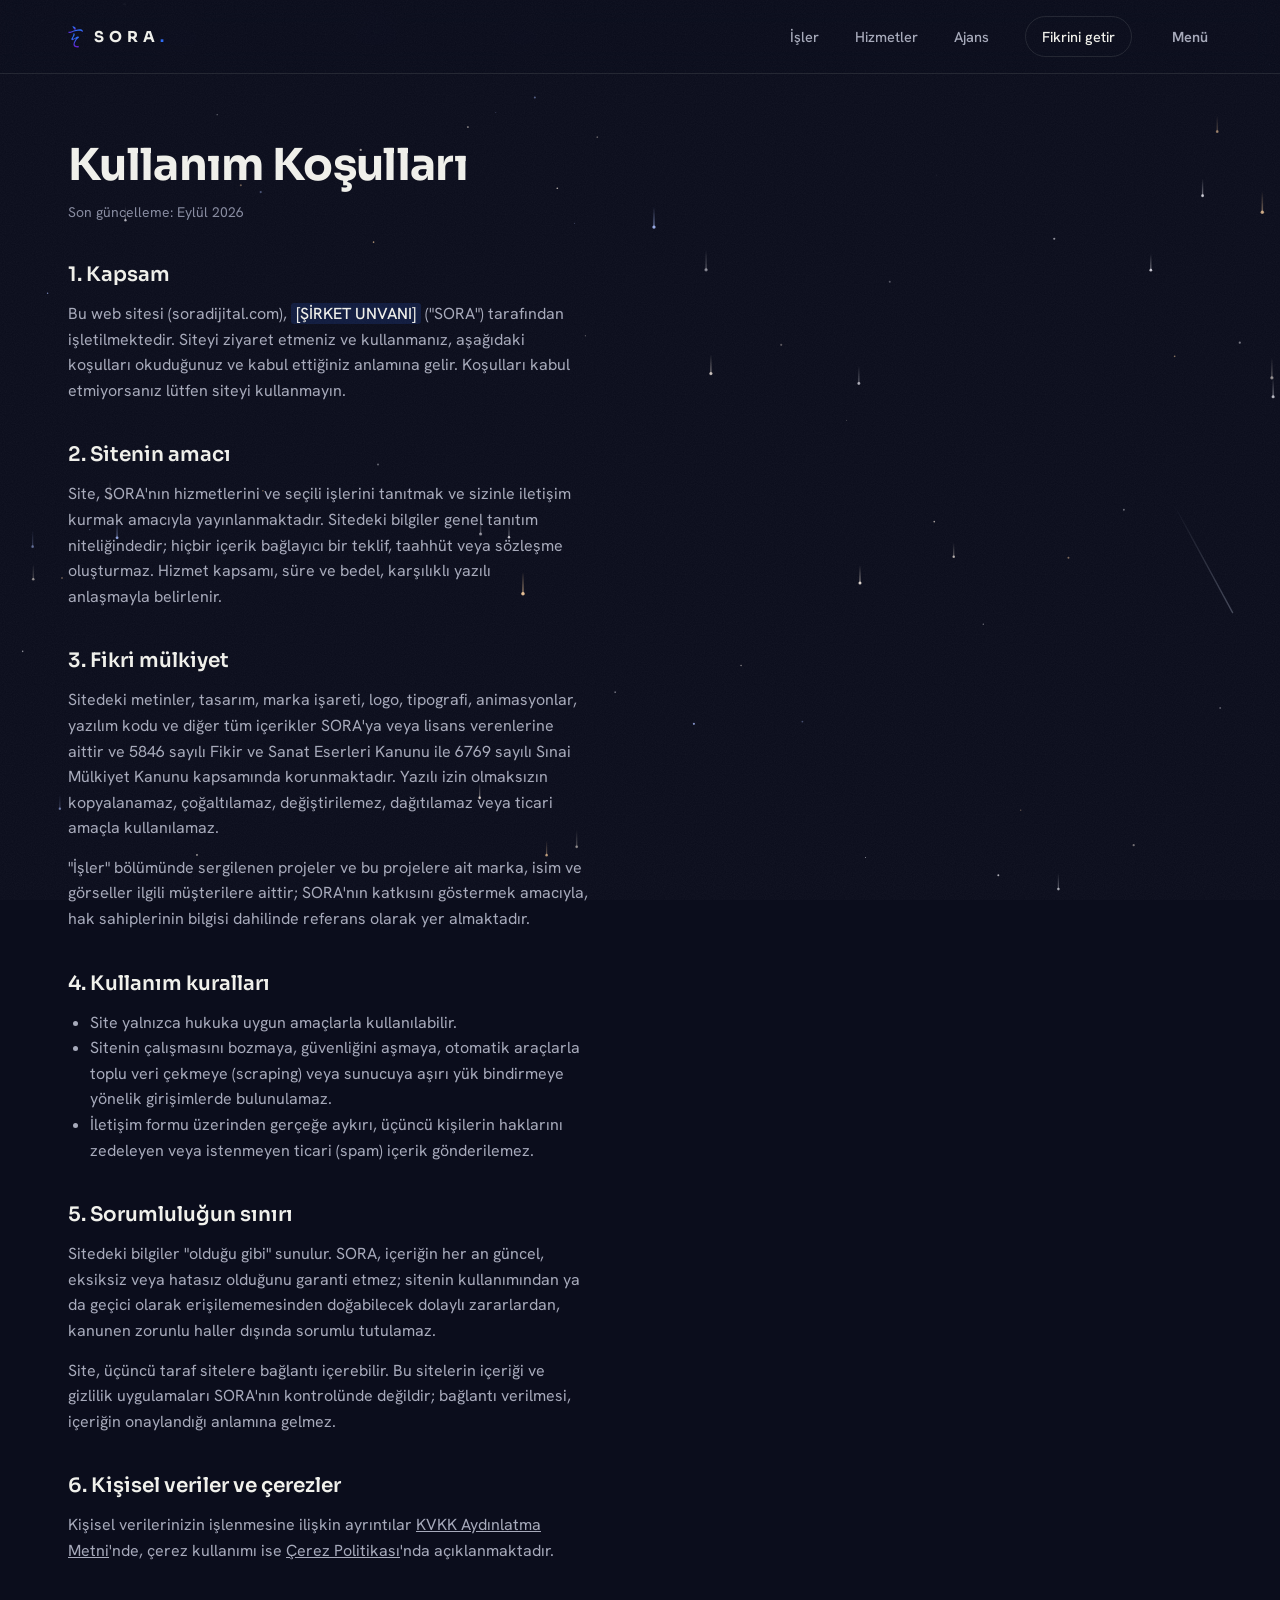
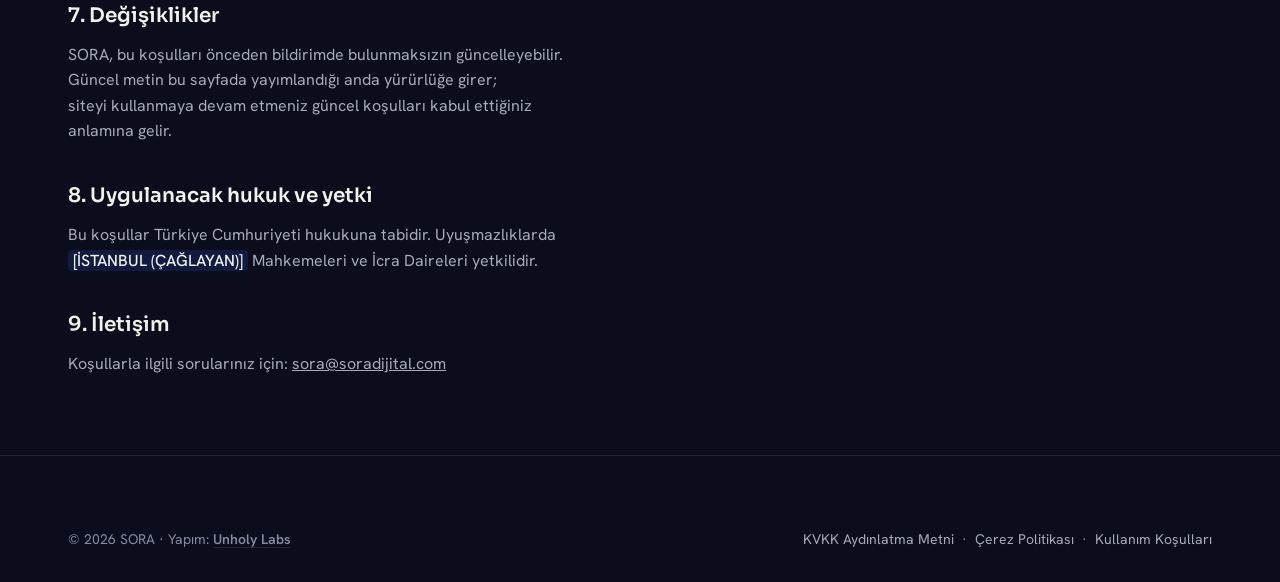
<file: kullanim-kosullari.html>
<!doctype html>
<html lang="tr">
<head>
<meta charset="utf-8">
<meta name="viewport" content="width=device-width, initial-scale=1">
<meta name="theme-color" content="#0b0d1c">
<title>Kullanım Koşulları — SORA</title>
<meta name="description" content="SORA web sitesinin kullanım koşulları: kapsam, fikri mülkiyet, sorumluluk sınırı ve uygulanacak hukuk.">
<meta name="robots" content="noindex">
<link rel="icon" href="data:image/svg+xml,%3Csvg xmlns=%22http://www.w3.org/2000/svg%22 viewBox=%22-36.37 0 236.61 236.61%22%3E%3Cdefs%3E%3ClinearGradient id=%22s%22 x1=%220%22 y1=%220%22 x2=%220%22 y2=%221%22%3E%3Cstop offset=%22.32%22 stop-color=%22%232c6bf6%22/%3E%3Cstop offset=%221%22 stop-color=%22%23651acf%22/%3E%3C/linearGradient%3E%3C/defs%3E%3Cg fill=%22url(%23s)%22%3E%3Cpath d=%22M110.99 216.18C117.79 216.6 124.43 225.22 117.5 230.29 107.78 236.61 86.93 233.04 77.11 228.29 51.49 216.13 60.11 182.83 71.48 162.98 75.69 155.35 80.87 148.09 84.44 140.35 87.38 134.15 84.26 134.74 77.73 137.77 74.42 139.32 70.82 141.31 68.83 142.38 65.45 144.2 61.94 146.02 58.5 147.83 52.69 150.77 46.38 154.62 40.72 151.3 37.01 148.5 35.65 142.42 37.03 137.94 39.27 132.02 43.94 126.68 46.81 120.85 53.11 109.14 60.45 92.55 59.8 79.79 59.95 75.63 64.01 76.04 66.6 78.33 73.15 83.87 75.94 92.52 71.47 100.24 66.86 109.52 61.12 118.22 56.45 127.41 55.26 130.06 50.57 138.06 57.14 136.29 67.57 133.56 75.77 128.12 84.76 123.3 93.05 119.19 101.38 112.28 111.19 113.18 114.71 113.57 118.25 115.47 119.76 118.78 122.66 126.47 111.84 130.93 106.98 134.83 104.67 136.45 102.6 138.4 100.71 140.56 88.73 153.95 61.76 194.93 79.07 210.56 87.99 217.53 100.18 214.84 110.81 216.15Z%22/%3E%3Cpath d=%22M24.76 74.15C19.53 75.75 13.33 76.36 8.53 73.31 4.69 71.36 0 63.47 6.33 61.79 19.38 61.89 32.21 58.67 44.53 54.57 57.43 50.45 69.48 46.6 82.59 42.41 98.46 37.34 114.43 33.45 131.08 33.44 143.81 33.62 154.84 38.01 161.52 48.69 162.79 50.77 163.88 53.16 163.68 55.63 163.46 59.15 160.26 62.09 156.77 61.63 153.27 61.17 150.21 58.1 147.25 56.33 134.13 47.43 109.84 50.76 94.72 53 72.28 56.85 45.29 67.53 24.88 74.12Z%22/%3E%3Cpath d=%22M78.88 40.26C73.96 41.06 70.37 37.07 67.88 33.37 63.22 26.97 59.36 19.76 55.01 13.18 53.16 10.07 50.2 7.51 48.51 4.34 47.43 2.13 48.01 0 50.51 0.18 60.37 1.52 70.74 4.43 77.87 11.65 81.24 15.2 83.35 19.73 84.06 24.57 84.53 29.73 85.71 38.84 79.07 40.23Z%22/%3E%3C/g%3E%3C/svg%3E">
<link rel="icon" type="image/png" sizes="32x32" href="assets/favicon-32.png">
<link rel="apple-touch-icon" href="apple-touch-icon.png">
<link rel="canonical" href="https://soradijital.com/kullanim-kosullari.html">
<link rel="manifest" href="manifest.webmanifest">
<link rel="preload" href="assets/fonts/Sora-normal-100-800-latin.woff2" as="font" type="font/woff2" crossorigin>
<link rel="preload" href="assets/fonts/Sora-normal-100-800-latin-ext.woff2" as="font" type="font/woff2" crossorigin>
<link rel="preload" href="assets/fonts/HankenGrotesk-normal-400-latin.woff2" as="font" type="font/woff2" crossorigin>
<link rel="preload" href="assets/fonts/HankenGrotesk-normal-400-latin-ext.woff2" as="font" type="font/woff2" crossorigin>
<link rel="stylesheet" href="assets/fonts.css?v=4e229690">
<link rel="stylesheet" href="assets/style.css?v=e447e82c">
<script>/* Acilis emniyeti: site.js yuklenemese ya da patlasa bile sayfa giyinsin.
   Gezinme anina baglidir. Normal acilisla YARISMAZ: yalnizca mutlak zamanlayicilar
   var, load olayina bagli erken kaldirma YOK (o yarisi kazaninca koreografi capasi
   kurulmuyordu ve gokyuzu karanlik kaliyordu). */
(function(){var h=document.documentElement,a=function(){
if(h.classList.contains("yuklendi"))return;
h.classList.add("yuklendi");
if(window.__soraIntro===undefined)window.__soraIntro=performance.now()};
setTimeout(a,2600);
setTimeout(function(){if(!window.__soraCanli){a();h.classList.add("acil")}},3200);
/* site.js hic inmezse (404, cevrimdisi) 3,2 sn beklenmez: kaynak hatasi yakalama evresinde gelir.
   __soraCanli betigin EN SONUNDA verilir; betik inip yarida patlarsa yukaridaki zamanlayici yakalar. */
addEventListener("error",function(e){var s=e.target;if(s&&s.tagName==="SCRIPT"&&/\/site\.js/.test(s.src)&&!window.__soraCanli){a();h.classList.add("acil")}},true);})();</script>
</head>
<body>
<!-- marka isareti: bir kez tanimlanir, <use> ile kullanilir -->
<svg width="0" height="0" style="position:absolute" aria-hidden="true"><defs><linearGradient id="sora-g" x1="0" y1="0" x2="0" y2="1"><stop offset=".32" stop-color="#2c6bf6"/><stop offset="1" stop-color="#651acf"/></linearGradient><symbol id="sora-mark" viewBox="0 0 163.88 236.61"><g fill="url(#sora-g)"><path d="M110.99 216.18C117.79 216.6 124.43 225.22 117.5 230.29 107.78 236.61 86.93 233.04 77.11 228.29 51.49 216.13 60.11 182.83 71.48 162.98 75.69 155.35 80.87 148.09 84.44 140.35 87.38 134.15 84.26 134.74 77.73 137.77 74.42 139.32 70.82 141.31 68.83 142.38 65.45 144.2 61.94 146.02 58.5 147.83 52.69 150.77 46.38 154.62 40.72 151.3 37.01 148.5 35.65 142.42 37.03 137.94 39.27 132.02 43.94 126.68 46.81 120.85 53.11 109.14 60.45 92.55 59.8 79.79 59.95 75.63 64.01 76.04 66.6 78.33 73.15 83.87 75.94 92.52 71.47 100.24 66.86 109.52 61.12 118.22 56.45 127.41 55.26 130.06 50.57 138.06 57.14 136.29 67.57 133.56 75.77 128.12 84.76 123.3 93.05 119.19 101.38 112.28 111.19 113.18 114.71 113.57 118.25 115.47 119.76 118.78 122.66 126.47 111.84 130.93 106.98 134.83 104.67 136.45 102.6 138.4 100.71 140.56 88.73 153.95 61.76 194.93 79.07 210.56 87.99 217.53 100.18 214.84 110.81 216.15Z"/><path d="M24.76 74.15C19.53 75.75 13.33 76.36 8.53 73.31 4.69 71.36 0 63.47 6.33 61.79 19.38 61.89 32.21 58.67 44.53 54.57 57.43 50.45 69.48 46.6 82.59 42.41 98.46 37.34 114.43 33.45 131.08 33.44 143.81 33.62 154.84 38.01 161.52 48.69 162.79 50.77 163.88 53.16 163.68 55.63 163.46 59.15 160.26 62.09 156.77 61.63 153.27 61.17 150.21 58.1 147.25 56.33 134.13 47.43 109.84 50.76 94.72 53 72.28 56.85 45.29 67.53 24.88 74.12Z"/><path d="M78.88 40.26C73.96 41.06 70.37 37.07 67.88 33.37 63.22 26.97 59.36 19.76 55.01 13.18 53.16 10.07 50.2 7.51 48.51 4.34 47.43 2.13 48.01 0 50.51 0.18 60.37 1.52 70.74 4.43 77.87 11.65 81.24 15.2 83.35 19.73 84.06 24.57 84.53 29.73 85.71 38.84 79.07 40.23Z"/></g></symbol></defs></svg>

<a class="skip" href="#icerik">İçeriğe geç</a>

<nav>
  <div class="nav-in">
    <a class="wordmark" href="index.html"><svg class="mark" aria-hidden="true" focusable="false"><use href="#sora-mark" xlink:href="#sora-mark"/></svg>SORA<span>.</span></a>
    <div class="nav-links">
      <a class="roll" href="index.html#isler"><span data-t="İşler">İşler</span></a>
      <a class="roll" href="index.html#hizmetler"><span data-t="Hizmetler">Hizmetler</span></a>
      <a class="roll" href="index.html#ajans"><span data-t="Ajans">Ajans</span></a>
      <a class="cta" href="index.html#iletisim">Fikrini getir</a>
      <button class="menu-btn" aria-expanded="false" aria-controls="menu">Menü</button>
    </div>
  </div>
</nav>

<div class="menu-overlay" id="menu" role="dialog" aria-modal="true" aria-label="Site menüsü">
  <a href="index.html#ajans">AJANS</a>
  <a href="index.html#isler">İŞLER</a>
  <a href="index.html#hizmetler">HİZMETLER</a>
  <a href="index.html#iletisim">İLETİŞİM</a>
  <button class="menu-kapat" type="button">Menüyü kapat</button>
  <div class="menu-meta"><span>İSTANBUL — <b class="saat" style="color:inherit">--:--</b></span><span>41,10° K · 29,00° D</span></div>
</div>

<main class="shell legal" id="icerik">
  <h1>Kullanım Koşulları</h1>
  <p class="guncel"><!-- TASLAK: yayına almadan önce işaretli alanlar doldurulacak ve hukuk kontrolünden geçirilecek (bkz. YAYINA-ALMA.md) -->Son güncelleme: Eylül 2026</p>

  <h2>1. Kapsam</h2>
  <p>Bu web sitesi (soradijital.com), <span class="bosluk">[ŞİRKET UNVANI]</span> ("SORA") tarafından işletilmektedir. Siteyi ziyaret etmeniz ve kullanmanız, aşağıdaki koşulları okuduğunuz ve kabul ettiğiniz anlamına gelir. Koşulları kabul etmiyorsanız lütfen siteyi kullanmayın.</p>

  <h2>2. Sitenin amacı</h2>
  <p>Site, SORA'nın hizmetlerini ve seçili işlerini tanıtmak ve sizinle iletişim kurmak amacıyla yayınlanmaktadır. Sitedeki bilgiler genel tanıtım niteliğindedir; hiçbir içerik bağlayıcı bir teklif, taahhüt veya sözleşme oluşturmaz. Hizmet kapsamı, süre ve bedel, karşılıklı yazılı anlaşmayla belirlenir.</p>

  <h2>3. Fikri mülkiyet</h2>
  <p>Sitedeki metinler, tasarım, marka işareti, logo, tipografi, animasyonlar, yazılım kodu ve diğer tüm içerikler SORA'ya veya lisans verenlerine aittir ve 5846 sayılı Fikir ve Sanat Eserleri Kanunu ile 6769 sayılı Sınai Mülkiyet Kanunu kapsamında korunmaktadır. Yazılı izin olmaksızın kopyalanamaz, çoğaltılamaz, değiştirilemez, dağıtılamaz veya ticari amaçla kullanılamaz.</p>
  <p>"İşler" bölümünde sergilenen projeler ve bu projelere ait marka, isim ve görseller ilgili müşterilere aittir; SORA'nın katkısını göstermek amacıyla, hak sahiplerinin bilgisi dahilinde referans olarak yer almaktadır.</p>

  <h2>4. Kullanım kuralları</h2>
  <ul>
    <li>Site yalnızca hukuka uygun amaçlarla kullanılabilir.</li>
    <li>Sitenin çalışmasını bozmaya, güvenliğini aşmaya, otomatik araçlarla toplu veri çekmeye (scraping) veya sunucuya aşırı yük bindirmeye yönelik girişimlerde bulunulamaz.</li>
    <li>İletişim formu üzerinden gerçeğe aykırı, üçüncü kişilerin haklarını zedeleyen veya istenmeyen ticari (spam) içerik gönderilemez.</li>
  </ul>

  <h2>5. Sorumluluğun sınırı</h2>
  <p>Sitedeki bilgiler "olduğu gibi" sunulur. SORA, içeriğin her an güncel, eksiksiz veya hatasız olduğunu garanti etmez; sitenin kullanımından ya da geçici olarak erişilememesinden doğabilecek dolaylı zararlardan, kanunen zorunlu haller dışında sorumlu tutulamaz.</p>
  <p>Site, üçüncü taraf sitelere bağlantı içerebilir. Bu sitelerin içeriği ve gizlilik uygulamaları SORA'nın kontrolünde değildir; bağlantı verilmesi, içeriğin onaylandığı anlamına gelmez.</p>

  <h2>6. Kişisel veriler ve çerezler</h2>
  <p>Kişisel verilerinizin işlenmesine ilişkin ayrıntılar <a href="kvkk.html">KVKK Aydınlatma Metni</a>'nde, çerez kullanımı ise <a href="cerez-politikasi.html">Çerez Politikası</a>'nda açıklanmaktadır.</p>

  <h2>7. Değişiklikler</h2>
  <p>SORA, bu koşulları önceden bildirimde bulunmaksızın güncelleyebilir. Güncel metin bu sayfada yayımlandığı anda yürürlüğe girer; siteyi kullanmaya devam etmeniz güncel koşulları kabul ettiğiniz anlamına gelir.</p>

  <h2>8. Uygulanacak hukuk ve yetki</h2>
  <p>Bu koşullar Türkiye Cumhuriyeti hukukuna tabidir. Uyuşmazlıklarda <span class="bosluk">[İSTANBUL (ÇAĞLAYAN)]</span> Mahkemeleri ve İcra Daireleri yetkilidir.</p>

  <h2>9. İletişim</h2>
  <p>Koşullarla ilgili sorularınız için: <a href="mailto:sora@soradijital.com">sora@soradijital.com</a></p>
</main>

<footer>
  <div class="shell foot-duz">
    <span>© 2026 SORA · Yapım: <a class="yapim" href="https://unholylabs.com" target="_blank" rel="noopener">Unholy Labs</a></span>
    <span class="yasal"><a href="kvkk.html">KVKK Aydınlatma Metni</a><span class="ayrac" aria-hidden="true"> &nbsp;·&nbsp; </span><a href="cerez-politikasi.html">Çerez Politikası</a><span class="ayrac" aria-hidden="true"> &nbsp;·&nbsp; </span><a href="kullanim-kosullari.html">Kullanım Koşulları</a></span>
  </div>
</footer>

<script src="assets/site.js?v=dcbf9864"></script>
</body>
</html>
</file>
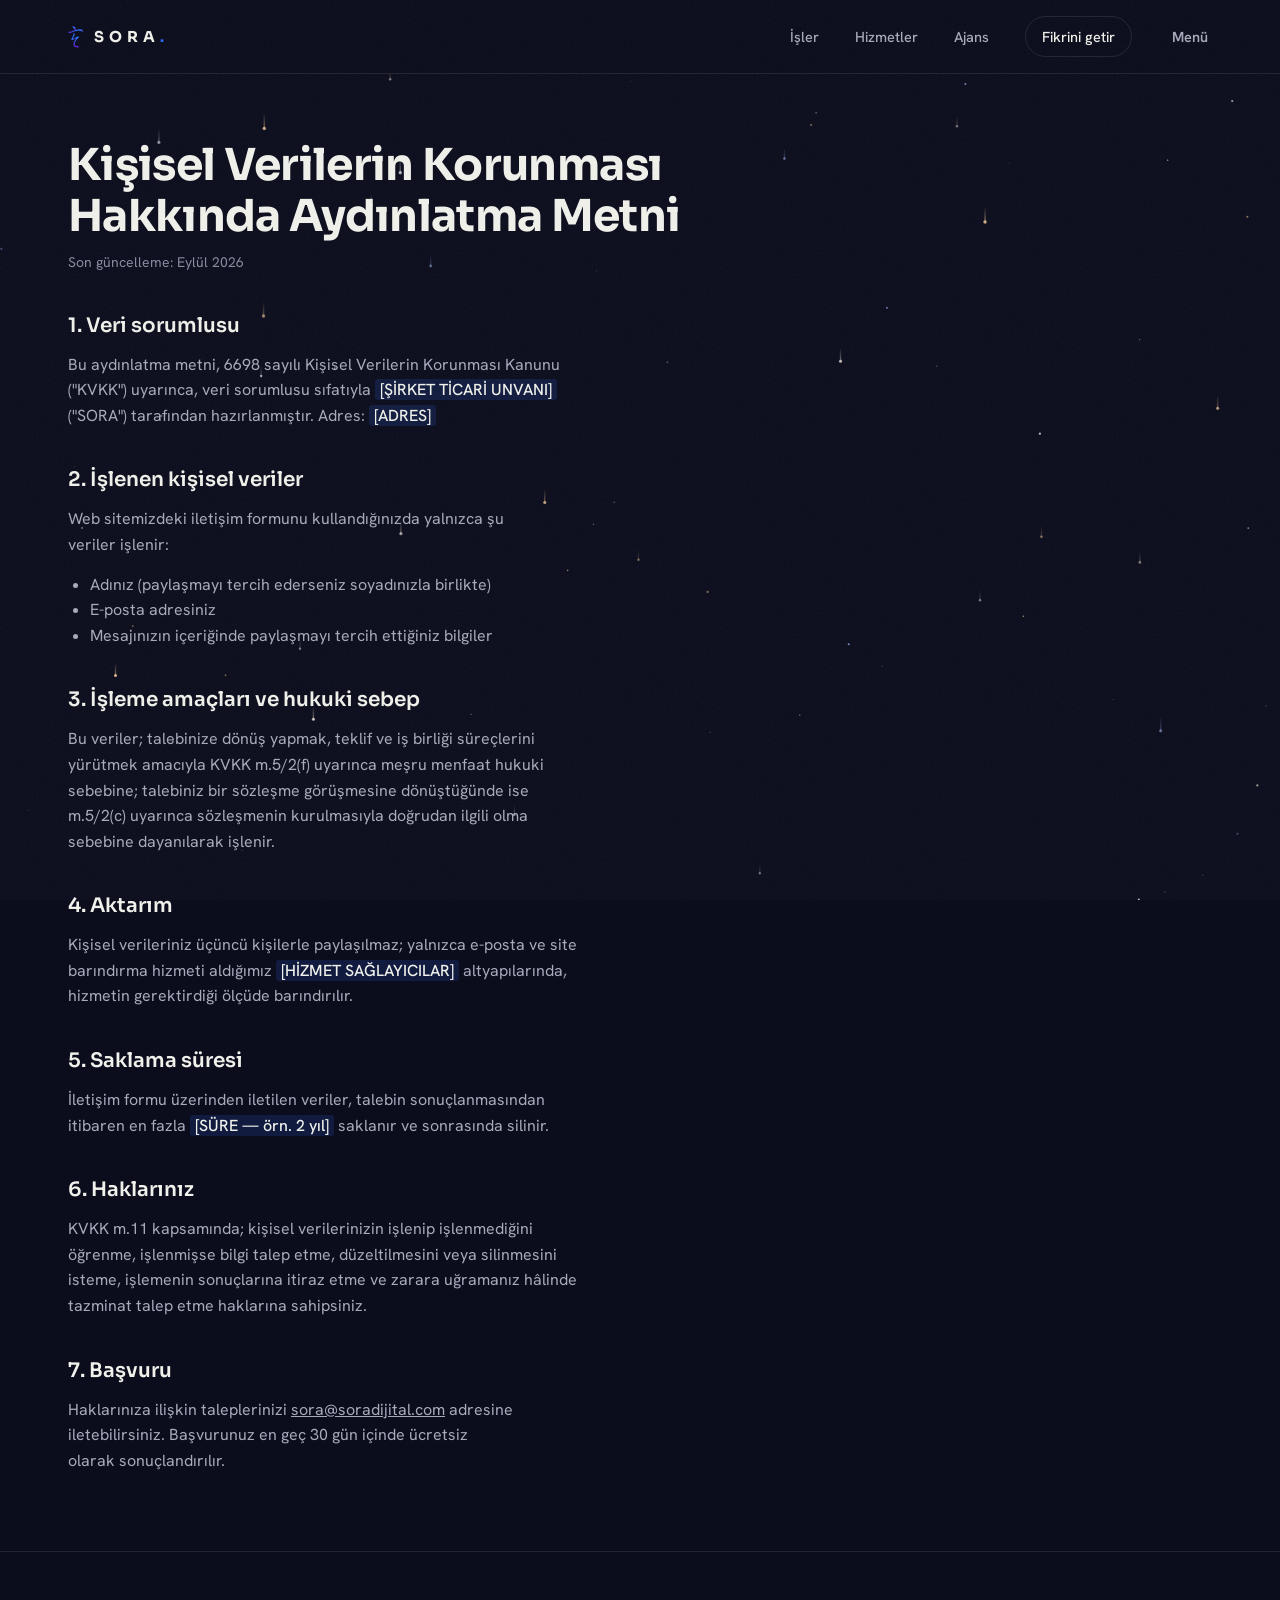
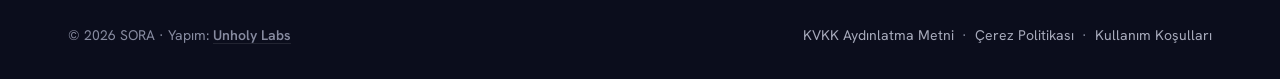
<file: kvkk.html>
<!doctype html>
<html lang="tr">
<head>
<meta charset="utf-8">
<meta name="viewport" content="width=device-width, initial-scale=1">
<meta name="theme-color" content="#0b0d1c">
<title>KVKK Aydınlatma Metni — SORA</title>
<meta name="description" content="SORA KVKK aydınlatma metni: hangi kişisel veriler, hangi amaçla ve ne kadar süre işlenir; haklarınız ve başvuru yolu.">
<meta name="robots" content="noindex">
<link rel="icon" href="data:image/svg+xml,%3Csvg xmlns=%22http://www.w3.org/2000/svg%22 viewBox=%22-36.37 0 236.61 236.61%22%3E%3Cdefs%3E%3ClinearGradient id=%22s%22 x1=%220%22 y1=%220%22 x2=%220%22 y2=%221%22%3E%3Cstop offset=%22.32%22 stop-color=%22%232c6bf6%22/%3E%3Cstop offset=%221%22 stop-color=%22%23651acf%22/%3E%3C/linearGradient%3E%3C/defs%3E%3Cg fill=%22url(%23s)%22%3E%3Cpath d=%22M110.99 216.18C117.79 216.6 124.43 225.22 117.5 230.29 107.78 236.61 86.93 233.04 77.11 228.29 51.49 216.13 60.11 182.83 71.48 162.98 75.69 155.35 80.87 148.09 84.44 140.35 87.38 134.15 84.26 134.74 77.73 137.77 74.42 139.32 70.82 141.31 68.83 142.38 65.45 144.2 61.94 146.02 58.5 147.83 52.69 150.77 46.38 154.62 40.72 151.3 37.01 148.5 35.65 142.42 37.03 137.94 39.27 132.02 43.94 126.68 46.81 120.85 53.11 109.14 60.45 92.55 59.8 79.79 59.95 75.63 64.01 76.04 66.6 78.33 73.15 83.87 75.94 92.52 71.47 100.24 66.86 109.52 61.12 118.22 56.45 127.41 55.26 130.06 50.57 138.06 57.14 136.29 67.57 133.56 75.77 128.12 84.76 123.3 93.05 119.19 101.38 112.28 111.19 113.18 114.71 113.57 118.25 115.47 119.76 118.78 122.66 126.47 111.84 130.93 106.98 134.83 104.67 136.45 102.6 138.4 100.71 140.56 88.73 153.95 61.76 194.93 79.07 210.56 87.99 217.53 100.18 214.84 110.81 216.15Z%22/%3E%3Cpath d=%22M24.76 74.15C19.53 75.75 13.33 76.36 8.53 73.31 4.69 71.36 0 63.47 6.33 61.79 19.38 61.89 32.21 58.67 44.53 54.57 57.43 50.45 69.48 46.6 82.59 42.41 98.46 37.34 114.43 33.45 131.08 33.44 143.81 33.62 154.84 38.01 161.52 48.69 162.79 50.77 163.88 53.16 163.68 55.63 163.46 59.15 160.26 62.09 156.77 61.63 153.27 61.17 150.21 58.1 147.25 56.33 134.13 47.43 109.84 50.76 94.72 53 72.28 56.85 45.29 67.53 24.88 74.12Z%22/%3E%3Cpath d=%22M78.88 40.26C73.96 41.06 70.37 37.07 67.88 33.37 63.22 26.97 59.36 19.76 55.01 13.18 53.16 10.07 50.2 7.51 48.51 4.34 47.43 2.13 48.01 0 50.51 0.18 60.37 1.52 70.74 4.43 77.87 11.65 81.24 15.2 83.35 19.73 84.06 24.57 84.53 29.73 85.71 38.84 79.07 40.23Z%22/%3E%3C/g%3E%3C/svg%3E">
<link rel="icon" type="image/png" sizes="32x32" href="assets/favicon-32.png">
<link rel="apple-touch-icon" href="apple-touch-icon.png">
<link rel="canonical" href="https://soradijital.com/kvkk.html">
<link rel="manifest" href="manifest.webmanifest">
<link rel="preload" href="assets/fonts/Sora-normal-100-800-latin.woff2" as="font" type="font/woff2" crossorigin>
<link rel="preload" href="assets/fonts/Sora-normal-100-800-latin-ext.woff2" as="font" type="font/woff2" crossorigin>
<link rel="preload" href="assets/fonts/HankenGrotesk-normal-400-latin.woff2" as="font" type="font/woff2" crossorigin>
<link rel="preload" href="assets/fonts/HankenGrotesk-normal-400-latin-ext.woff2" as="font" type="font/woff2" crossorigin>
<link rel="stylesheet" href="assets/fonts.css?v=4e229690">
<link rel="stylesheet" href="assets/style.css?v=e447e82c">
<script>/* Acilis emniyeti: site.js yuklenemese ya da patlasa bile sayfa giyinsin.
   Gezinme anina baglidir. Normal acilisla YARISMAZ: yalnizca mutlak zamanlayicilar
   var, load olayina bagli erken kaldirma YOK (o yarisi kazaninca koreografi capasi
   kurulmuyordu ve gokyuzu karanlik kaliyordu). */
(function(){var h=document.documentElement,a=function(){
if(h.classList.contains("yuklendi"))return;
h.classList.add("yuklendi");
if(window.__soraIntro===undefined)window.__soraIntro=performance.now()};
setTimeout(a,2600);
setTimeout(function(){if(!window.__soraCanli){a();h.classList.add("acil")}},3200);
/* site.js hic inmezse (404, cevrimdisi) 3,2 sn beklenmez: kaynak hatasi yakalama evresinde gelir.
   __soraCanli betigin EN SONUNDA verilir; betik inip yarida patlarsa yukaridaki zamanlayici yakalar. */
addEventListener("error",function(e){var s=e.target;if(s&&s.tagName==="SCRIPT"&&/\/site\.js/.test(s.src)&&!window.__soraCanli){a();h.classList.add("acil")}},true);})();</script>
</head>
<body>
<!-- marka isareti: bir kez tanimlanir, <use> ile kullanilir -->
<svg width="0" height="0" style="position:absolute" aria-hidden="true"><defs><linearGradient id="sora-g" x1="0" y1="0" x2="0" y2="1"><stop offset=".32" stop-color="#2c6bf6"/><stop offset="1" stop-color="#651acf"/></linearGradient><symbol id="sora-mark" viewBox="0 0 163.88 236.61"><g fill="url(#sora-g)"><path d="M110.99 216.18C117.79 216.6 124.43 225.22 117.5 230.29 107.78 236.61 86.93 233.04 77.11 228.29 51.49 216.13 60.11 182.83 71.48 162.98 75.69 155.35 80.87 148.09 84.44 140.35 87.38 134.15 84.26 134.74 77.73 137.77 74.42 139.32 70.82 141.31 68.83 142.38 65.45 144.2 61.94 146.02 58.5 147.83 52.69 150.77 46.38 154.62 40.72 151.3 37.01 148.5 35.65 142.42 37.03 137.94 39.27 132.02 43.94 126.68 46.81 120.85 53.11 109.14 60.45 92.55 59.8 79.79 59.95 75.63 64.01 76.04 66.6 78.33 73.15 83.87 75.94 92.52 71.47 100.24 66.86 109.52 61.12 118.22 56.45 127.41 55.26 130.06 50.57 138.06 57.14 136.29 67.57 133.56 75.77 128.12 84.76 123.3 93.05 119.19 101.38 112.28 111.19 113.18 114.71 113.57 118.25 115.47 119.76 118.78 122.66 126.47 111.84 130.93 106.98 134.83 104.67 136.45 102.6 138.4 100.71 140.56 88.73 153.95 61.76 194.93 79.07 210.56 87.99 217.53 100.18 214.84 110.81 216.15Z"/><path d="M24.76 74.15C19.53 75.75 13.33 76.36 8.53 73.31 4.69 71.36 0 63.47 6.33 61.79 19.38 61.89 32.21 58.67 44.53 54.57 57.43 50.45 69.48 46.6 82.59 42.41 98.46 37.34 114.43 33.45 131.08 33.44 143.81 33.62 154.84 38.01 161.52 48.69 162.79 50.77 163.88 53.16 163.68 55.63 163.46 59.15 160.26 62.09 156.77 61.63 153.27 61.17 150.21 58.1 147.25 56.33 134.13 47.43 109.84 50.76 94.72 53 72.28 56.85 45.29 67.53 24.88 74.12Z"/><path d="M78.88 40.26C73.96 41.06 70.37 37.07 67.88 33.37 63.22 26.97 59.36 19.76 55.01 13.18 53.16 10.07 50.2 7.51 48.51 4.34 47.43 2.13 48.01 0 50.51 0.18 60.37 1.52 70.74 4.43 77.87 11.65 81.24 15.2 83.35 19.73 84.06 24.57 84.53 29.73 85.71 38.84 79.07 40.23Z"/></g></symbol></defs></svg>

<a class="skip" href="#icerik">İçeriğe geç</a>

<nav>
  <div class="nav-in">
    <a class="wordmark" href="index.html"><svg class="mark" aria-hidden="true" focusable="false"><use href="#sora-mark" xlink:href="#sora-mark"/></svg>SORA<span>.</span></a>
    <div class="nav-links">
      <a class="roll" href="index.html#isler"><span data-t="İşler">İşler</span></a>
      <a class="roll" href="index.html#hizmetler"><span data-t="Hizmetler">Hizmetler</span></a>
      <a class="roll" href="index.html#ajans"><span data-t="Ajans">Ajans</span></a>
      <a class="cta" href="index.html#iletisim">Fikrini getir</a>
      <button class="menu-btn" aria-expanded="false" aria-controls="menu">Menü</button>
    </div>
  </div>
</nav>

<div class="menu-overlay" id="menu" role="dialog" aria-modal="true" aria-label="Site menüsü">
  <a href="index.html#ajans">AJANS</a>
  <a href="index.html#isler">İŞLER</a>
  <a href="index.html#hizmetler">HİZMETLER</a>
  <a href="index.html#iletisim">İLETİŞİM</a>
  <button class="menu-kapat" type="button">Menüyü kapat</button>
  <div class="menu-meta"><span>İSTANBUL — <b class="saat" style="color:inherit">--:--</b></span><span>41,10° K · 29,00° D</span></div>
</div>

<main class="shell legal" id="icerik">
  <h1>Kişisel Verilerin Korunması Hakkında Aydınlatma Metni</h1>
  <p class="guncel"><!-- TASLAK: yayına almadan önce işaretli alanlar doldurulacak ve hukuk kontrolünden geçirilecek (bkz. YAYINA-ALMA.md) -->Son güncelleme: Eylül 2026</p>

  <h2>1. Veri sorumlusu</h2>
  <p>Bu aydınlatma metni, 6698 sayılı Kişisel Verilerin Korunması Kanunu ("KVKK") uyarınca, veri sorumlusu sıfatıyla <span class="bosluk">[ŞİRKET TİCARİ UNVANI]</span> ("SORA") tarafından hazırlanmıştır. Adres: <span class="bosluk">[ADRES]</span></p>

  <h2>2. İşlenen kişisel veriler</h2>
  <p>Web sitemizdeki iletişim formunu kullandığınızda yalnızca şu veriler işlenir:</p>
  <ul>
    <li>Adınız (paylaşmayı tercih ederseniz soyadınızla birlikte)</li>
    <li>E-posta adresiniz</li>
    <li>Mesajınızın içeriğinde paylaşmayı tercih ettiğiniz bilgiler</li>
  </ul>

  <h2>3. İşleme amaçları ve hukuki sebep</h2>
  <p>Bu veriler; talebinize dönüş yapmak, teklif ve iş birliği süreçlerini yürütmek amacıyla KVKK m.5/2(f) uyarınca meşru menfaat hukuki sebebine; talebiniz bir sözleşme görüşmesine dönüştüğünde ise m.5/2(c) uyarınca sözleşmenin kurulmasıyla doğrudan ilgili olma sebebine dayanılarak işlenir.</p>

  <h2>4. Aktarım</h2>
  <p>Kişisel verileriniz üçüncü kişilerle paylaşılmaz; yalnızca e-posta ve site barındırma hizmeti aldığımız <span class="bosluk">[HİZMET SAĞLAYICILAR]</span> altyapılarında, hizmetin gerektirdiği ölçüde barındırılır.</p>

  <h2>5. Saklama süresi</h2>
  <p>İletişim formu üzerinden iletilen veriler, talebin sonuçlanmasından itibaren en fazla <span class="bosluk">[SÜRE — örn. 2 yıl]</span> saklanır ve sonrasında silinir.</p>

  <h2>6. Haklarınız</h2>
  <p>KVKK m.11 kapsamında; kişisel verilerinizin işlenip işlenmediğini öğrenme, işlenmişse bilgi talep etme, düzeltilmesini veya silinmesini isteme, işlemenin sonuçlarına itiraz etme ve zarara uğramanız hâlinde tazminat talep etme haklarına sahipsiniz.</p>

  <h2>7. Başvuru</h2>
  <p>Haklarınıza ilişkin taleplerinizi <a href="mailto:sora@soradijital.com">sora@soradijital.com</a> adresine iletebilirsiniz. Başvurunuz en geç 30 gün içinde ücretsiz olarak sonuçlandırılır.</p>
</main>

<footer>
  <div class="shell foot-duz">
    <span>© 2026 SORA · Yapım: <a class="yapim" href="https://unholylabs.com" target="_blank" rel="noopener">Unholy Labs</a></span>
    <span class="yasal"><a href="kvkk.html">KVKK Aydınlatma Metni</a><span class="ayrac" aria-hidden="true"> &nbsp;·&nbsp; </span><a href="cerez-politikasi.html">Çerez Politikası</a><span class="ayrac" aria-hidden="true"> &nbsp;·&nbsp; </span><a href="kullanim-kosullari.html">Kullanım Koşulları</a></span>
  </div>
</footer>

<script src="assets/site.js?v=dcbf9864"></script>
</body>
</html>
</file>
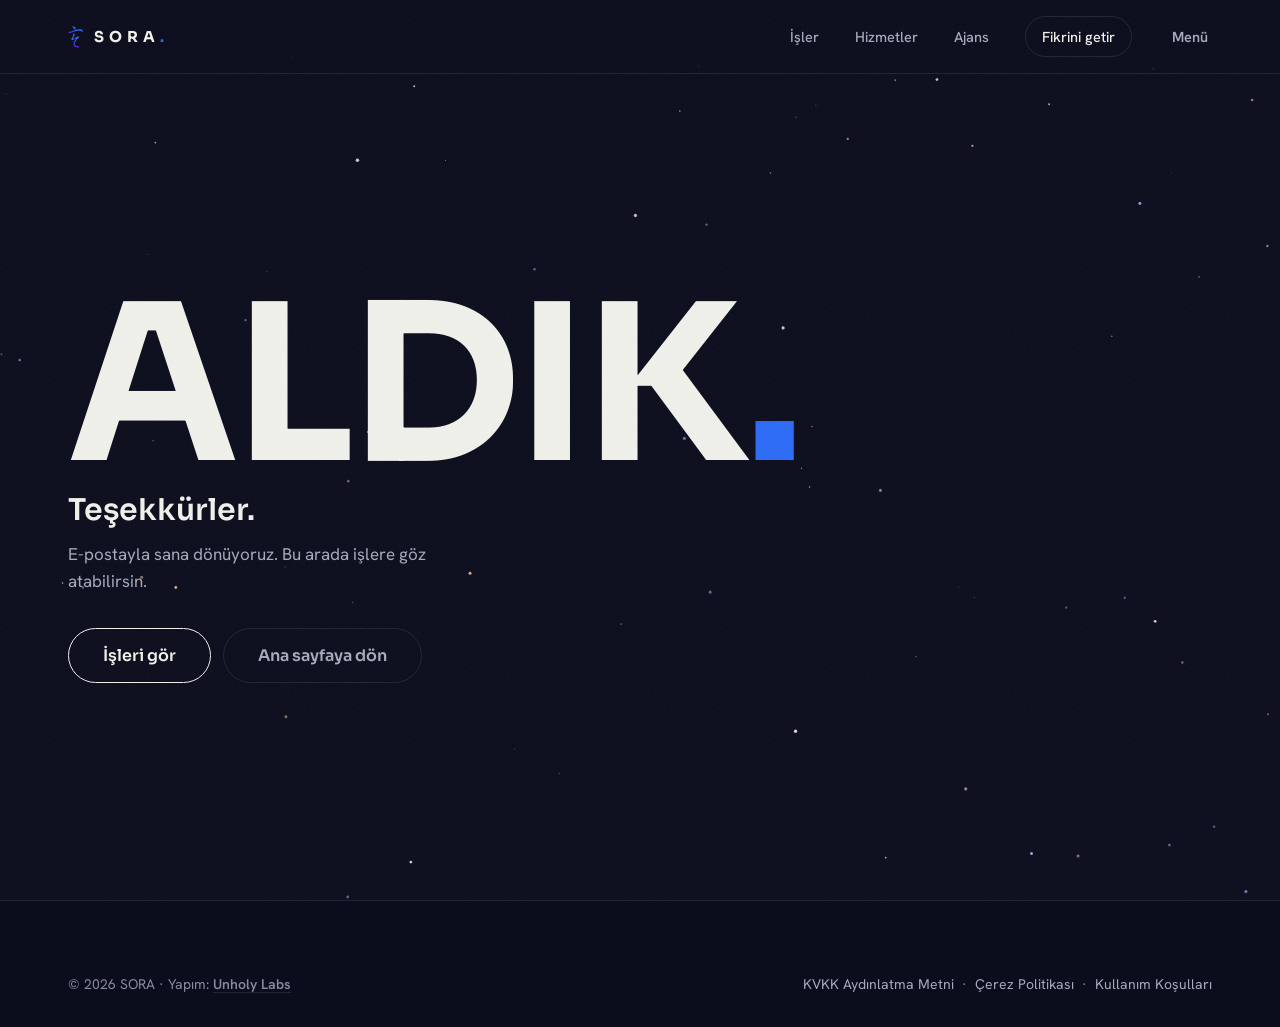
<file: tesekkurler.html>
<!doctype html>
<html lang="tr">
<head>
<meta charset="utf-8">
<meta name="viewport" content="width=device-width, initial-scale=1">
<meta name="theme-color" content="#0b0d1c">
<title>Teşekkürler — SORA</title>
<meta name="description" content="Mesajın bize ulaştı; e-postayla dönüyoruz.">
<meta name="robots" content="noindex">
<link rel="icon" href="data:image/svg+xml,%3Csvg xmlns=%22http://www.w3.org/2000/svg%22 viewBox=%22-36.37 0 236.61 236.61%22%3E%3Cdefs%3E%3ClinearGradient id=%22s%22 x1=%220%22 y1=%220%22 x2=%220%22 y2=%221%22%3E%3Cstop offset=%22.32%22 stop-color=%22%232c6bf6%22/%3E%3Cstop offset=%221%22 stop-color=%22%23651acf%22/%3E%3C/linearGradient%3E%3C/defs%3E%3Cg fill=%22url(%23s)%22%3E%3Cpath d=%22M110.99 216.18C117.79 216.6 124.43 225.22 117.5 230.29 107.78 236.61 86.93 233.04 77.11 228.29 51.49 216.13 60.11 182.83 71.48 162.98 75.69 155.35 80.87 148.09 84.44 140.35 87.38 134.15 84.26 134.74 77.73 137.77 74.42 139.32 70.82 141.31 68.83 142.38 65.45 144.2 61.94 146.02 58.5 147.83 52.69 150.77 46.38 154.62 40.72 151.3 37.01 148.5 35.65 142.42 37.03 137.94 39.27 132.02 43.94 126.68 46.81 120.85 53.11 109.14 60.45 92.55 59.8 79.79 59.95 75.63 64.01 76.04 66.6 78.33 73.15 83.87 75.94 92.52 71.47 100.24 66.86 109.52 61.12 118.22 56.45 127.41 55.26 130.06 50.57 138.06 57.14 136.29 67.57 133.56 75.77 128.12 84.76 123.3 93.05 119.19 101.38 112.28 111.19 113.18 114.71 113.57 118.25 115.47 119.76 118.78 122.66 126.47 111.84 130.93 106.98 134.83 104.67 136.45 102.6 138.4 100.71 140.56 88.73 153.95 61.76 194.93 79.07 210.56 87.99 217.53 100.18 214.84 110.81 216.15Z%22/%3E%3Cpath d=%22M24.76 74.15C19.53 75.75 13.33 76.36 8.53 73.31 4.69 71.36 0 63.47 6.33 61.79 19.38 61.89 32.21 58.67 44.53 54.57 57.43 50.45 69.48 46.6 82.59 42.41 98.46 37.34 114.43 33.45 131.08 33.44 143.81 33.62 154.84 38.01 161.52 48.69 162.79 50.77 163.88 53.16 163.68 55.63 163.46 59.15 160.26 62.09 156.77 61.63 153.27 61.17 150.21 58.1 147.25 56.33 134.13 47.43 109.84 50.76 94.72 53 72.28 56.85 45.29 67.53 24.88 74.12Z%22/%3E%3Cpath d=%22M78.88 40.26C73.96 41.06 70.37 37.07 67.88 33.37 63.22 26.97 59.36 19.76 55.01 13.18 53.16 10.07 50.2 7.51 48.51 4.34 47.43 2.13 48.01 0 50.51 0.18 60.37 1.52 70.74 4.43 77.87 11.65 81.24 15.2 83.35 19.73 84.06 24.57 84.53 29.73 85.71 38.84 79.07 40.23Z%22/%3E%3C/g%3E%3C/svg%3E">
<link rel="icon" type="image/png" sizes="32x32" href="/assets/favicon-32.png">
<link rel="apple-touch-icon" href="/apple-touch-icon.png">
<link rel="manifest" href="/manifest.webmanifest">
<link rel="preload" href="/assets/fonts/Sora-normal-100-800-latin.woff2" as="font" type="font/woff2" crossorigin>
<link rel="preload" href="/assets/fonts/Sora-normal-100-800-latin-ext.woff2" as="font" type="font/woff2" crossorigin>
<link rel="preload" href="/assets/fonts/HankenGrotesk-normal-400-latin.woff2" as="font" type="font/woff2" crossorigin>
<link rel="preload" href="/assets/fonts/HankenGrotesk-normal-400-latin-ext.woff2" as="font" type="font/woff2" crossorigin>
<link rel="stylesheet" href="/assets/fonts.css?v=4e229690">
<link rel="stylesheet" href="/assets/style.css?v=e447e82c">
<script>/* Acilis emniyeti: site.js yuklenemese ya da patlasa bile sayfa giyinsin.
   Gezinme anina baglidir. Normal acilisla YARISMAZ: yalnizca mutlak zamanlayicilar
   var, load olayina bagli erken kaldirma YOK (o yarisi kazaninca koreografi capasi
   kurulmuyordu ve gokyuzu karanlik kaliyordu). */
(function(){var h=document.documentElement,a=function(){
if(h.classList.contains("yuklendi"))return;
h.classList.add("yuklendi");
if(window.__soraIntro===undefined)window.__soraIntro=performance.now()};
setTimeout(a,2600);
setTimeout(function(){if(!window.__soraCanli){a();h.classList.add("acil")}},3200);
/* site.js hic inmezse (404, cevrimdisi) 3,2 sn beklenmez: kaynak hatasi yakalama evresinde gelir.
   __soraCanli betigin EN SONUNDA verilir; betik inip yarida patlarsa yukaridaki zamanlayici yakalar. */
addEventListener("error",function(e){var s=e.target;if(s&&s.tagName==="SCRIPT"&&/\/site\.js/.test(s.src)&&!window.__soraCanli){a();h.classList.add("acil")}},true);})();</script>
</head>
<body>
<!-- marka isareti: bir kez tanimlanir, <use> ile kullanilir -->
<svg width="0" height="0" style="position:absolute" aria-hidden="true"><defs><linearGradient id="sora-g" x1="0" y1="0" x2="0" y2="1"><stop offset=".32" stop-color="#2c6bf6"/><stop offset="1" stop-color="#651acf"/></linearGradient><symbol id="sora-mark" viewBox="0 0 163.88 236.61"><g fill="url(#sora-g)"><path d="M110.99 216.18C117.79 216.6 124.43 225.22 117.5 230.29 107.78 236.61 86.93 233.04 77.11 228.29 51.49 216.13 60.11 182.83 71.48 162.98 75.69 155.35 80.87 148.09 84.44 140.35 87.38 134.15 84.26 134.74 77.73 137.77 74.42 139.32 70.82 141.31 68.83 142.38 65.45 144.2 61.94 146.02 58.5 147.83 52.69 150.77 46.38 154.62 40.72 151.3 37.01 148.5 35.65 142.42 37.03 137.94 39.27 132.02 43.94 126.68 46.81 120.85 53.11 109.14 60.45 92.55 59.8 79.79 59.95 75.63 64.01 76.04 66.6 78.33 73.15 83.87 75.94 92.52 71.47 100.24 66.86 109.52 61.12 118.22 56.45 127.41 55.26 130.06 50.57 138.06 57.14 136.29 67.57 133.56 75.77 128.12 84.76 123.3 93.05 119.19 101.38 112.28 111.19 113.18 114.71 113.57 118.25 115.47 119.76 118.78 122.66 126.47 111.84 130.93 106.98 134.83 104.67 136.45 102.6 138.4 100.71 140.56 88.73 153.95 61.76 194.93 79.07 210.56 87.99 217.53 100.18 214.84 110.81 216.15Z"/><path d="M24.76 74.15C19.53 75.75 13.33 76.36 8.53 73.31 4.69 71.36 0 63.47 6.33 61.79 19.38 61.89 32.21 58.67 44.53 54.57 57.43 50.45 69.48 46.6 82.59 42.41 98.46 37.34 114.43 33.45 131.08 33.44 143.81 33.62 154.84 38.01 161.52 48.69 162.79 50.77 163.88 53.16 163.68 55.63 163.46 59.15 160.26 62.09 156.77 61.63 153.27 61.17 150.21 58.1 147.25 56.33 134.13 47.43 109.84 50.76 94.72 53 72.28 56.85 45.29 67.53 24.88 74.12Z"/><path d="M78.88 40.26C73.96 41.06 70.37 37.07 67.88 33.37 63.22 26.97 59.36 19.76 55.01 13.18 53.16 10.07 50.2 7.51 48.51 4.34 47.43 2.13 48.01 0 50.51 0.18 60.37 1.52 70.74 4.43 77.87 11.65 81.24 15.2 83.35 19.73 84.06 24.57 84.53 29.73 85.71 38.84 79.07 40.23Z"/></g></symbol></defs></svg>

<a class="skip" href="#icerik">İçeriğe geç</a>

<nav>
  <div class="nav-in">
    <a class="wordmark" href="/"><svg class="mark" aria-hidden="true" focusable="false"><use href="#sora-mark" xlink:href="#sora-mark"/></svg>SORA<span>.</span></a>
    <div class="nav-links">
      <a class="roll" href="/#isler"><span data-t="İşler">İşler</span></a>
      <a class="roll" href="/#hizmetler"><span data-t="Hizmetler">Hizmetler</span></a>
      <a class="roll" href="/#ajans"><span data-t="Ajans">Ajans</span></a>
      <a class="cta" href="/#iletisim">Fikrini getir</a>
      <button class="menu-btn" aria-expanded="false" aria-controls="menu">Menü</button>
    </div>
  </div>
</nav>

<div class="menu-overlay" id="menu" role="dialog" aria-modal="true" aria-label="Site menüsü">
  <a href="/#ajans">AJANS</a>
  <a href="/#isler">İŞLER</a>
  <a href="/#hizmetler">HİZMETLER</a>
  <a href="/#iletisim">İLETİŞİM</a>
  <button class="menu-kapat" type="button">Menüyü kapat</button>
  <div class="menu-meta"><span>İSTANBUL — <b class="saat" style="color:inherit">--:--</b></span><span>41,10° K · 29,00° D</span></div>
</div>

<main class="shell kayip kayip-uzun" id="icerik">
  <div class="kod">ALDIK<em>.</em></div>
  <h1>Teşekkürler.</h1>
  <p>E-postayla sana dönüyoruz. Bu arada işlere göz atabilirsin.</p>
  <div class="don-grup">
    <a class="don mag" href="/#isler">İşleri gör</a>
    <a class="don ikincil mag" href="/">Ana sayfaya dön</a>
  </div>
</main>

<footer>
  <div class="shell foot-duz">
    <span>© 2026 SORA · Yapım: <a class="yapim" href="https://unholylabs.com" target="_blank" rel="noopener">Unholy Labs</a></span>
    <span class="yasal"><a href="/kvkk.html">KVKK Aydınlatma Metni</a><span class="ayrac" aria-hidden="true"> &nbsp;·&nbsp; </span><a href="/cerez-politikasi.html">Çerez Politikası</a><span class="ayrac" aria-hidden="true"> &nbsp;·&nbsp; </span><a href="/kullanim-kosullari.html">Kullanım Koşulları</a></span>
  </div>
</footer>

<script src="/assets/site.js?v=dcbf9864"></script>
</body>
</html>
</file>
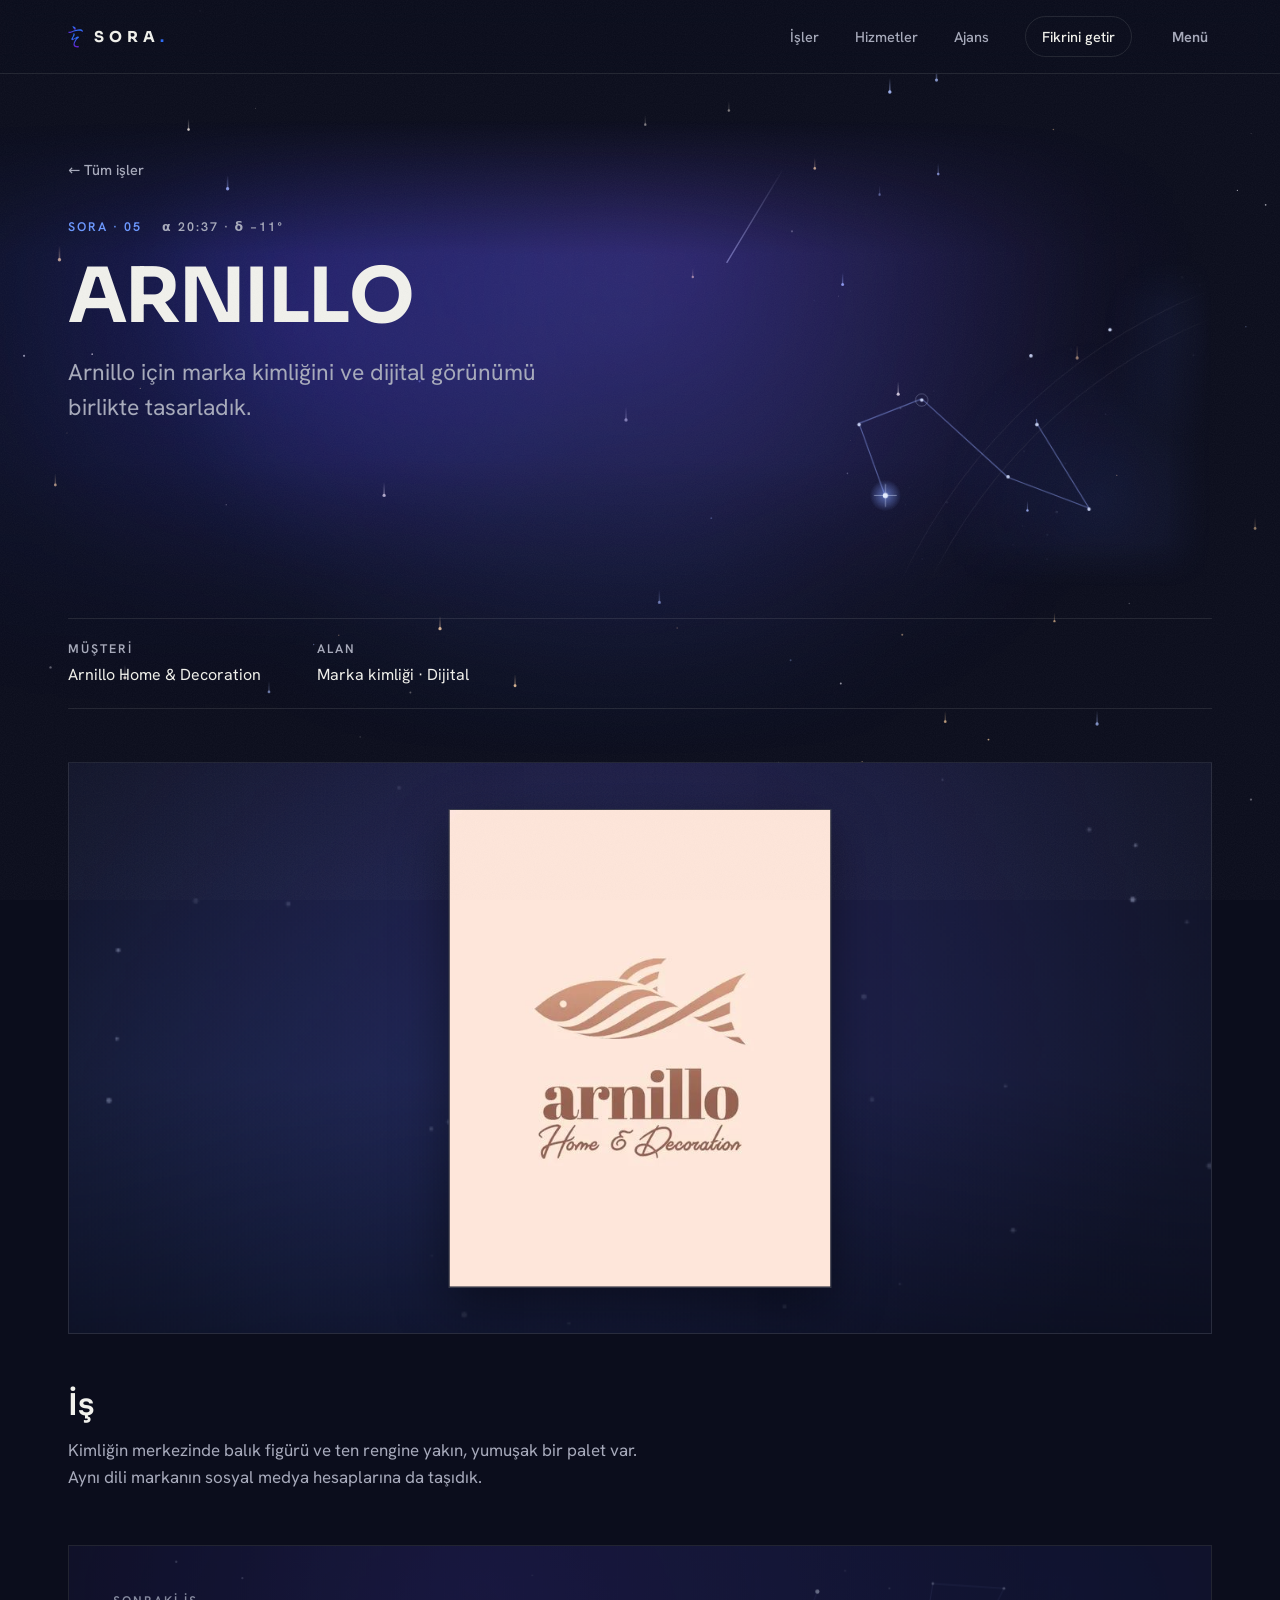
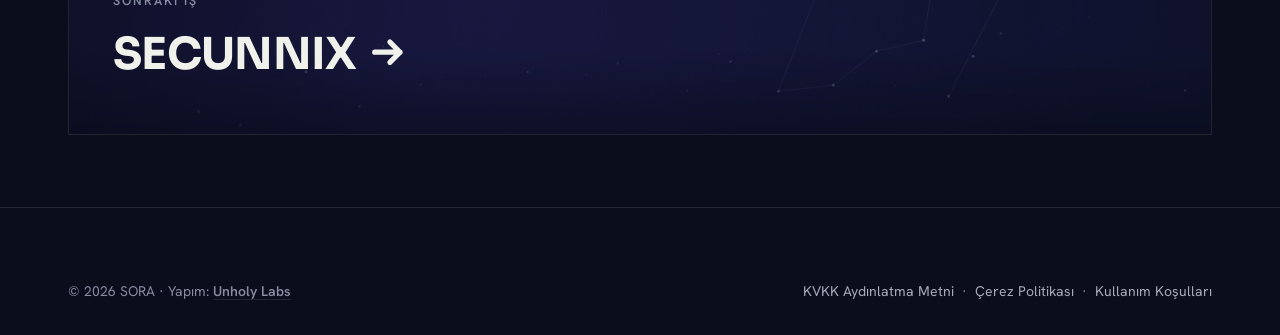
<file: isler/arnillo.html>
<!doctype html>
<html lang="tr">
<head>
<meta charset="utf-8">
<meta name="viewport" content="width=device-width, initial-scale=1">
<meta name="theme-color" content="#0b0d1c">
<title>Arnillo — SORA</title>
<meta name="description" content="Arnillo Home & Decoration için tasarladığımız marka kimliği ve dijital görünüm.">
<meta property="og:title" content="Arnillo — SORA">
<meta property="og:description" content="Marka kimliğini ve dijital görünümünü tasarladık.">
<meta property="og:type" content="article">
<meta property="og:url" content="https://soradijital.com/isler/arnillo.html">
<meta property="og:image" content="https://soradijital.com/assets/og.jpg">
<meta property="og:image:width" content="1200">
<meta property="og:image:height" content="630">
<meta property="og:locale" content="tr_TR">
<meta name="twitter:card" content="summary_large_image">
<link rel="icon" href="data:image/svg+xml,%3Csvg xmlns=%22http://www.w3.org/2000/svg%22 viewBox=%22-36.37 0 236.61 236.61%22%3E%3Cdefs%3E%3ClinearGradient id=%22s%22 x1=%220%22 y1=%220%22 x2=%220%22 y2=%221%22%3E%3Cstop offset=%22.32%22 stop-color=%22%232c6bf6%22/%3E%3Cstop offset=%221%22 stop-color=%22%23651acf%22/%3E%3C/linearGradient%3E%3C/defs%3E%3Cg fill=%22url(%23s)%22%3E%3Cpath d=%22M110.99 216.18C117.79 216.6 124.43 225.22 117.5 230.29 107.78 236.61 86.93 233.04 77.11 228.29 51.49 216.13 60.11 182.83 71.48 162.98 75.69 155.35 80.87 148.09 84.44 140.35 87.38 134.15 84.26 134.74 77.73 137.77 74.42 139.32 70.82 141.31 68.83 142.38 65.45 144.2 61.94 146.02 58.5 147.83 52.69 150.77 46.38 154.62 40.72 151.3 37.01 148.5 35.65 142.42 37.03 137.94 39.27 132.02 43.94 126.68 46.81 120.85 53.11 109.14 60.45 92.55 59.8 79.79 59.95 75.63 64.01 76.04 66.6 78.33 73.15 83.87 75.94 92.52 71.47 100.24 66.86 109.52 61.12 118.22 56.45 127.41 55.26 130.06 50.57 138.06 57.14 136.29 67.57 133.56 75.77 128.12 84.76 123.3 93.05 119.19 101.38 112.28 111.19 113.18 114.71 113.57 118.25 115.47 119.76 118.78 122.66 126.47 111.84 130.93 106.98 134.83 104.67 136.45 102.6 138.4 100.71 140.56 88.73 153.95 61.76 194.93 79.07 210.56 87.99 217.53 100.18 214.84 110.81 216.15Z%22/%3E%3Cpath d=%22M24.76 74.15C19.53 75.75 13.33 76.36 8.53 73.31 4.69 71.36 0 63.47 6.33 61.79 19.38 61.89 32.21 58.67 44.53 54.57 57.43 50.45 69.48 46.6 82.59 42.41 98.46 37.34 114.43 33.45 131.08 33.44 143.81 33.62 154.84 38.01 161.52 48.69 162.79 50.77 163.88 53.16 163.68 55.63 163.46 59.15 160.26 62.09 156.77 61.63 153.27 61.17 150.21 58.1 147.25 56.33 134.13 47.43 109.84 50.76 94.72 53 72.28 56.85 45.29 67.53 24.88 74.12Z%22/%3E%3Cpath d=%22M78.88 40.26C73.96 41.06 70.37 37.07 67.88 33.37 63.22 26.97 59.36 19.76 55.01 13.18 53.16 10.07 50.2 7.51 48.51 4.34 47.43 2.13 48.01 0 50.51 0.18 60.37 1.52 70.74 4.43 77.87 11.65 81.24 15.2 83.35 19.73 84.06 24.57 84.53 29.73 85.71 38.84 79.07 40.23Z%22/%3E%3C/g%3E%3C/svg%3E">
<link rel="icon" type="image/png" sizes="32x32" href="../assets/favicon-32.png">
<link rel="apple-touch-icon" href="../apple-touch-icon.png">
<link rel="canonical" href="https://soradijital.com/isler/arnillo.html">
<link rel="manifest" href="../manifest.webmanifest">
<link rel="preload" href="../assets/fonts/Sora-normal-100-800-latin.woff2" as="font" type="font/woff2" crossorigin>
<link rel="preload" href="../assets/fonts/Sora-normal-100-800-latin-ext.woff2" as="font" type="font/woff2" crossorigin>
<link rel="preload" href="../assets/fonts/HankenGrotesk-normal-400-latin.woff2" as="font" type="font/woff2" crossorigin>
<link rel="preload" href="../assets/fonts/HankenGrotesk-normal-400-latin-ext.woff2" as="font" type="font/woff2" crossorigin>
<link rel="stylesheet" href="../assets/fonts.css?v=4e229690">
<link rel="stylesheet" href="../assets/style.css?v=e447e82c">
<script>/* Acilis emniyeti: site.js yuklenemese ya da patlasa bile sayfa giyinsin.
   Gezinme anina baglidir. Normal acilisla YARISMAZ: yalnizca mutlak zamanlayicilar
   var, load olayina bagli erken kaldirma YOK (o yarisi kazaninca koreografi capasi
   kurulmuyordu ve gokyuzu karanlik kaliyordu). */
(function(){var h=document.documentElement,a=function(){
if(h.classList.contains("yuklendi"))return;
h.classList.add("yuklendi");
if(window.__soraIntro===undefined)window.__soraIntro=performance.now()};
setTimeout(a,2600);
setTimeout(function(){if(!window.__soraCanli){a();h.classList.add("acil")}},3200);
/* site.js hic inmezse (404, cevrimdisi) 3,2 sn beklenmez: kaynak hatasi yakalama evresinde gelir.
   __soraCanli betigin EN SONUNDA verilir; betik inip yarida patlarsa yukaridaki zamanlayici yakalar. */
addEventListener("error",function(e){var s=e.target;if(s&&s.tagName==="SCRIPT"&&/\/site\.js/.test(s.src)&&!window.__soraCanli){a();h.classList.add("acil")}},true);})();</script>
<noscript><style>.rise{opacity:1;transform:none}.media{clip-path:none}.sat-ic{transform:none}</style></noscript>
</head>
<body>
<!-- marka isareti: bir kez tanimlanir, <use> ile kullanilir -->
<svg width="0" height="0" style="position:absolute" aria-hidden="true"><defs><linearGradient id="sora-g" x1="0" y1="0" x2="0" y2="1"><stop offset=".32" stop-color="#2c6bf6"/><stop offset="1" stop-color="#651acf"/></linearGradient><symbol id="sora-mark" viewBox="0 0 163.88 236.61"><g fill="url(#sora-g)"><path d="M110.99 216.18C117.79 216.6 124.43 225.22 117.5 230.29 107.78 236.61 86.93 233.04 77.11 228.29 51.49 216.13 60.11 182.83 71.48 162.98 75.69 155.35 80.87 148.09 84.44 140.35 87.38 134.15 84.26 134.74 77.73 137.77 74.42 139.32 70.82 141.31 68.83 142.38 65.45 144.2 61.94 146.02 58.5 147.83 52.69 150.77 46.38 154.62 40.72 151.3 37.01 148.5 35.65 142.42 37.03 137.94 39.27 132.02 43.94 126.68 46.81 120.85 53.11 109.14 60.45 92.55 59.8 79.79 59.95 75.63 64.01 76.04 66.6 78.33 73.15 83.87 75.94 92.52 71.47 100.24 66.86 109.52 61.12 118.22 56.45 127.41 55.26 130.06 50.57 138.06 57.14 136.29 67.57 133.56 75.77 128.12 84.76 123.3 93.05 119.19 101.38 112.28 111.19 113.18 114.71 113.57 118.25 115.47 119.76 118.78 122.66 126.47 111.84 130.93 106.98 134.83 104.67 136.45 102.6 138.4 100.71 140.56 88.73 153.95 61.76 194.93 79.07 210.56 87.99 217.53 100.18 214.84 110.81 216.15Z"/><path d="M24.76 74.15C19.53 75.75 13.33 76.36 8.53 73.31 4.69 71.36 0 63.47 6.33 61.79 19.38 61.89 32.21 58.67 44.53 54.57 57.43 50.45 69.48 46.6 82.59 42.41 98.46 37.34 114.43 33.45 131.08 33.44 143.81 33.62 154.84 38.01 161.52 48.69 162.79 50.77 163.88 53.16 163.68 55.63 163.46 59.15 160.26 62.09 156.77 61.63 153.27 61.17 150.21 58.1 147.25 56.33 134.13 47.43 109.84 50.76 94.72 53 72.28 56.85 45.29 67.53 24.88 74.12Z"/><path d="M78.88 40.26C73.96 41.06 70.37 37.07 67.88 33.37 63.22 26.97 59.36 19.76 55.01 13.18 53.16 10.07 50.2 7.51 48.51 4.34 47.43 2.13 48.01 0 50.51 0.18 60.37 1.52 70.74 4.43 77.87 11.65 81.24 15.2 83.35 19.73 84.06 24.57 84.53 29.73 85.71 38.84 79.07 40.23Z"/></g></symbol></defs></svg>

<a class="skip" href="#icerik">İçeriğe geç</a>

<nav>
  <div class="nav-in">
    <a class="wordmark" href="../index.html"><svg class="mark" aria-hidden="true" focusable="false"><use href="#sora-mark" xlink:href="#sora-mark"/></svg>SORA<span>.</span></a>
    <div class="nav-links">
      <a class="roll" href="../index.html#isler"><span data-t="İşler">İşler</span></a>
      <a class="roll" href="../index.html#hizmetler"><span data-t="Hizmetler">Hizmetler</span></a>
      <a class="roll" href="../index.html#ajans"><span data-t="Ajans">Ajans</span></a>
      <a class="cta" href="../index.html#iletisim">Fikrini getir</a>
      <button class="menu-btn" aria-expanded="false" aria-controls="menu">Menü</button>
    </div>
  </div>
</nav>

<div class="menu-overlay" id="menu" role="dialog" aria-modal="true" aria-label="Site menüsü">
  <a href="../index.html#ajans">AJANS</a>
  <a href="../index.html#isler">İŞLER</a>
  <a href="../index.html#hizmetler">HİZMETLER</a>
  <a href="../index.html#iletisim">İLETİŞİM</a>
  <button class="menu-kapat" type="button">Menüyü kapat</button>
  <div class="menu-meta"><span>İSTANBUL — <b class="saat" style="color:inherit">--:--</b></span><span>41,10° K · 29,00° D</span></div>
</div>

<main class="case" id="icerik">
  <div class="case-ust">
    <canvas class="gok" aria-hidden="true"></canvas>
    <div class="case-ust-ic shell">
    <a class="back rise" href="../index.html#isler">&larr; Tüm işler</a>
    <p class="case-kicker rise"><span class="no">SORA · 05</span><span>α 20:37 · δ −11°</span></p>
    <div class="case-baslik">
      <div>
        <h1 class="perde">ARNILLO</h1>
        <p class="case-lede satir">Arnillo için marka kimliğini ve dijital görünümü birlikte tasarladık.</p>
      </div>
      <canvas class="burc-sahne" width="520" height="380" data-ad="Arnillo" aria-hidden="true"></canvas>
    </div>
    <div class="facts rise">
      <div><b>MÜŞTERİ</b><span>Arnillo Home & Decoration</span></div>
      <div><b>ALAN</b><span>Marka kimliği · Dijital</span></div>
    </div>
    </div>
  </div>

  <div class="shell">
    <div class="media-grid rise">
      <div class="media wide levhali"><span class="levha"><img src="../assets/isler/arnillo.jpg" alt="Arnillo Home & Decoration logosu: pembe zemin üstünde bakır tonlu balık figürü" width="480" height="600" loading="lazy" decoding="async"></span></div>
    </div>
  
    <div class="case-text rise">
      <h2>İş</h2>
      <p>Kimliğin merkezinde balık figürü ve ten rengine yakın, yumuşak bir palet var. Aynı dili markanın sosyal medya hesaplarına da taşıdık.</p>
    </div>
  
    <a class="next-work rise" href="secunnix.html" data-burc="Secunnix" data-sira="6">
      <b>SONRAKİ İŞ</b>
      <span>SECUNNIX<svg class="ok-svg" viewBox="0 0 24 24" aria-hidden="true" focusable="false"><path d="M4 12h15M13 6l6 6-6 6"/></svg></span>
    </a>
  </div>
</main>

<!-- mobil: nav gizlenince görünen tek CTA -->
<div class="mobil-alt">
  <a class="mobil-cta" href="../index.html#iletisim">Fikrini getir</a>
  <a class="mobil-wp" href="https://wa.me/905383768400?text=Merhaba%20SORA%2C%20bir%20fikrim%20var." target="_blank" rel="noopener" aria-label="WhatsApp'tan yaz"><svg viewBox="0 0 24 24" aria-hidden="true" focusable="false"><path fill="currentColor" d="M17.472 14.382c-.297-.149-1.758-.867-2.03-.967-.273-.099-.471-.148-.67.15-.197.297-.767.966-.94 1.164-.173.199-.347.223-.644.075-.297-.15-1.255-.463-2.39-1.475-.883-.788-1.48-1.761-1.653-2.059-.173-.297-.018-.458.13-.606.134-.133.298-.347.446-.52.149-.174.198-.298.298-.497.099-.198.05-.371-.025-.52-.075-.149-.669-1.612-.916-2.207-.242-.579-.487-.5-.669-.51-.173-.008-.371-.01-.57-.01-.198 0-.52.074-.792.372-.272.297-1.04 1.016-1.04 2.479 0 1.462 1.065 2.875 1.213 3.074.149.198 2.096 3.2 5.077 4.487.709.306 1.262.489 1.694.625.712.227 1.36.195 1.871.118.571-.085 1.758-.719 2.006-1.413.248-.694.248-1.289.173-1.413-.074-.124-.272-.198-.57-.347m-5.421 7.403h-.004a9.87 9.87 0 01-5.031-1.378l-.361-.214-3.741.982.998-3.648-.235-.374a9.86 9.86 0 01-1.51-5.26c.001-5.45 4.436-9.884 9.888-9.884 2.64 0 5.122 1.03 6.988 2.898a9.825 9.825 0 012.893 6.994c-.003 5.45-4.437 9.884-9.885 9.884m8.413-18.297A11.815 11.815 0 0012.05 0C5.495 0 .16 5.335.157 11.892c0 2.096.547 4.142 1.588 5.945L.057 24l6.305-1.654a11.882 11.882 0 005.683 1.448h.005c6.554 0 11.89-5.335 11.893-11.893a11.821 11.821 0 00-3.48-8.413z"/></svg></a>
</div>

<footer>
  <div class="shell foot-duz">
    <span>© 2026 SORA · Yapım: <a class="yapim" href="https://unholylabs.com" target="_blank" rel="noopener">Unholy Labs</a></span>
    <span class="yasal"><a href="../kvkk.html">KVKK Aydınlatma Metni</a><span class="ayrac" aria-hidden="true"> &nbsp;·&nbsp; </span><a href="../cerez-politikasi.html">Çerez Politikası</a><span class="ayrac" aria-hidden="true"> &nbsp;·&nbsp; </span><a href="../kullanim-kosullari.html">Kullanım Koşulları</a></span>
  </div>
</footer>

<script src="../assets/site.js?v=dcbf9864"></script>
</body>
</html>
</file>
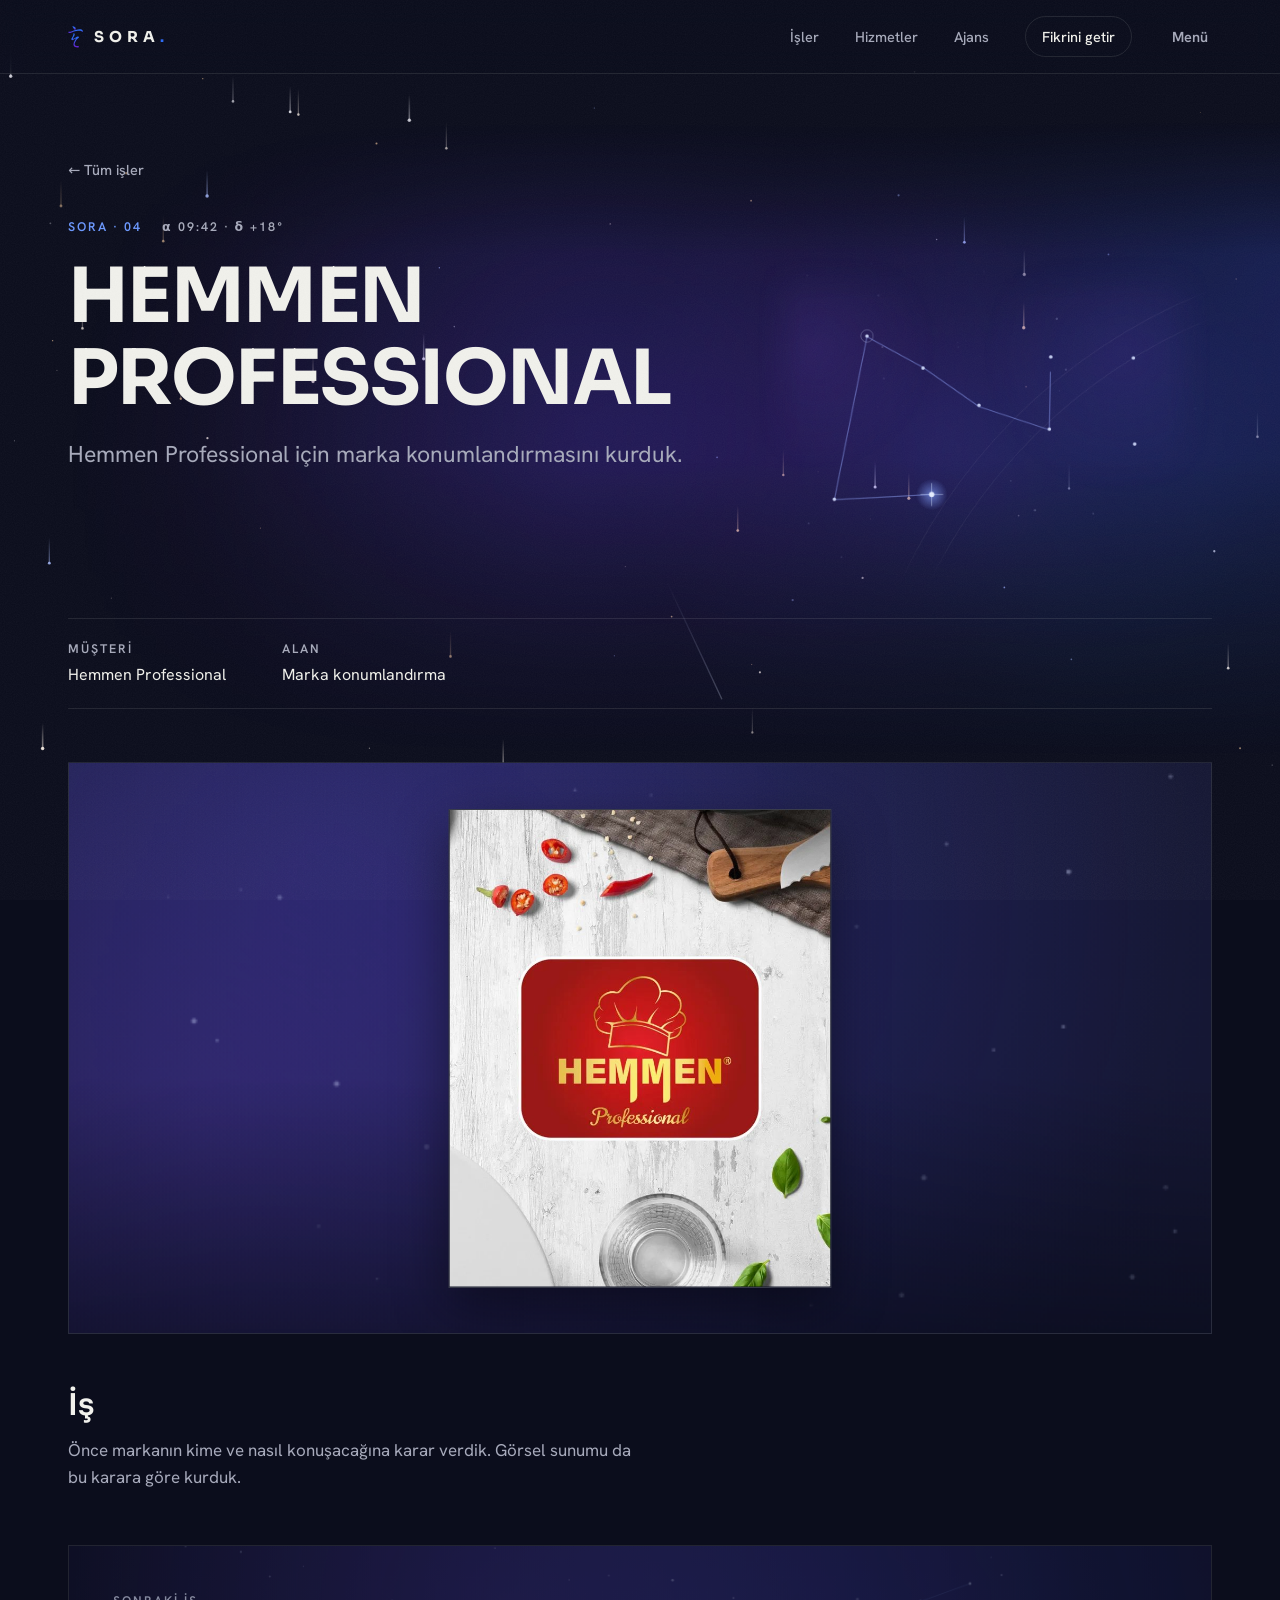
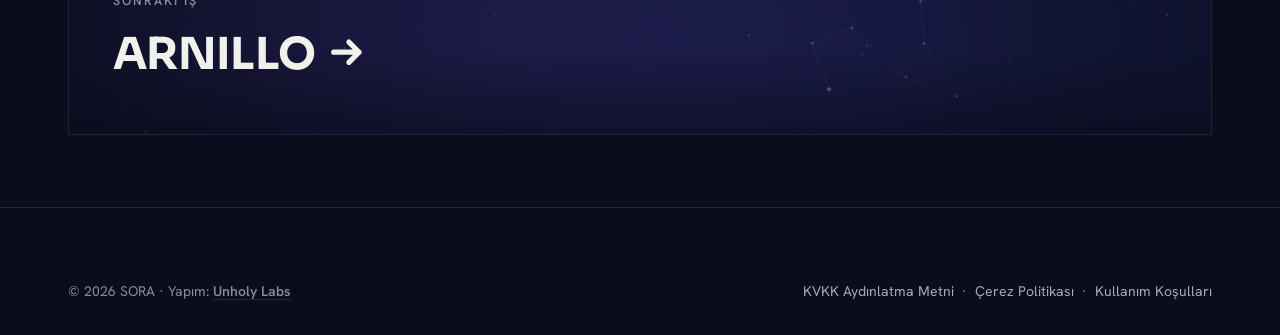
<file: isler/hemmen-professional.html>
<!doctype html>
<html lang="tr">
<head>
<meta charset="utf-8">
<meta name="viewport" content="width=device-width, initial-scale=1">
<meta name="theme-color" content="#0b0d1c">
<title>Hemmen Professional — SORA</title>
<meta name="description" content="Hemmen Professional için yaptığımız marka konumlandırma çalışması.">
<meta property="og:title" content="Hemmen Professional — SORA">
<meta property="og:description" content="Markanın kime, nasıl konuşacağını belirledik.">
<meta property="og:type" content="article">
<meta property="og:url" content="https://soradijital.com/isler/hemmen-professional.html">
<meta property="og:image" content="https://soradijital.com/assets/og.jpg">
<meta property="og:image:width" content="1200">
<meta property="og:image:height" content="630">
<meta property="og:locale" content="tr_TR">
<meta name="twitter:card" content="summary_large_image">
<link rel="icon" href="data:image/svg+xml,%3Csvg xmlns=%22http://www.w3.org/2000/svg%22 viewBox=%22-36.37 0 236.61 236.61%22%3E%3Cdefs%3E%3ClinearGradient id=%22s%22 x1=%220%22 y1=%220%22 x2=%220%22 y2=%221%22%3E%3Cstop offset=%22.32%22 stop-color=%22%232c6bf6%22/%3E%3Cstop offset=%221%22 stop-color=%22%23651acf%22/%3E%3C/linearGradient%3E%3C/defs%3E%3Cg fill=%22url(%23s)%22%3E%3Cpath d=%22M110.99 216.18C117.79 216.6 124.43 225.22 117.5 230.29 107.78 236.61 86.93 233.04 77.11 228.29 51.49 216.13 60.11 182.83 71.48 162.98 75.69 155.35 80.87 148.09 84.44 140.35 87.38 134.15 84.26 134.74 77.73 137.77 74.42 139.32 70.82 141.31 68.83 142.38 65.45 144.2 61.94 146.02 58.5 147.83 52.69 150.77 46.38 154.62 40.72 151.3 37.01 148.5 35.65 142.42 37.03 137.94 39.27 132.02 43.94 126.68 46.81 120.85 53.11 109.14 60.45 92.55 59.8 79.79 59.95 75.63 64.01 76.04 66.6 78.33 73.15 83.87 75.94 92.52 71.47 100.24 66.86 109.52 61.12 118.22 56.45 127.41 55.26 130.06 50.57 138.06 57.14 136.29 67.57 133.56 75.77 128.12 84.76 123.3 93.05 119.19 101.38 112.28 111.19 113.18 114.71 113.57 118.25 115.47 119.76 118.78 122.66 126.47 111.84 130.93 106.98 134.83 104.67 136.45 102.6 138.4 100.71 140.56 88.73 153.95 61.76 194.93 79.07 210.56 87.99 217.53 100.18 214.84 110.81 216.15Z%22/%3E%3Cpath d=%22M24.76 74.15C19.53 75.75 13.33 76.36 8.53 73.31 4.69 71.36 0 63.47 6.33 61.79 19.38 61.89 32.21 58.67 44.53 54.57 57.43 50.45 69.48 46.6 82.59 42.41 98.46 37.34 114.43 33.45 131.08 33.44 143.81 33.62 154.84 38.01 161.52 48.69 162.79 50.77 163.88 53.16 163.68 55.63 163.46 59.15 160.26 62.09 156.77 61.63 153.27 61.17 150.21 58.1 147.25 56.33 134.13 47.43 109.84 50.76 94.72 53 72.28 56.85 45.29 67.53 24.88 74.12Z%22/%3E%3Cpath d=%22M78.88 40.26C73.96 41.06 70.37 37.07 67.88 33.37 63.22 26.97 59.36 19.76 55.01 13.18 53.16 10.07 50.2 7.51 48.51 4.34 47.43 2.13 48.01 0 50.51 0.18 60.37 1.52 70.74 4.43 77.87 11.65 81.24 15.2 83.35 19.73 84.06 24.57 84.53 29.73 85.71 38.84 79.07 40.23Z%22/%3E%3C/g%3E%3C/svg%3E">
<link rel="icon" type="image/png" sizes="32x32" href="../assets/favicon-32.png">
<link rel="apple-touch-icon" href="../apple-touch-icon.png">
<link rel="canonical" href="https://soradijital.com/isler/hemmen-professional.html">
<link rel="manifest" href="../manifest.webmanifest">
<link rel="preload" href="../assets/fonts/Sora-normal-100-800-latin.woff2" as="font" type="font/woff2" crossorigin>
<link rel="preload" href="../assets/fonts/Sora-normal-100-800-latin-ext.woff2" as="font" type="font/woff2" crossorigin>
<link rel="preload" href="../assets/fonts/HankenGrotesk-normal-400-latin.woff2" as="font" type="font/woff2" crossorigin>
<link rel="preload" href="../assets/fonts/HankenGrotesk-normal-400-latin-ext.woff2" as="font" type="font/woff2" crossorigin>
<link rel="stylesheet" href="../assets/fonts.css?v=4e229690">
<link rel="stylesheet" href="../assets/style.css?v=e447e82c">
<script>/* Acilis emniyeti: site.js yuklenemese ya da patlasa bile sayfa giyinsin.
   Gezinme anina baglidir. Normal acilisla YARISMAZ: yalnizca mutlak zamanlayicilar
   var, load olayina bagli erken kaldirma YOK (o yarisi kazaninca koreografi capasi
   kurulmuyordu ve gokyuzu karanlik kaliyordu). */
(function(){var h=document.documentElement,a=function(){
if(h.classList.contains("yuklendi"))return;
h.classList.add("yuklendi");
if(window.__soraIntro===undefined)window.__soraIntro=performance.now()};
setTimeout(a,2600);
setTimeout(function(){if(!window.__soraCanli){a();h.classList.add("acil")}},3200);
/* site.js hic inmezse (404, cevrimdisi) 3,2 sn beklenmez: kaynak hatasi yakalama evresinde gelir.
   __soraCanli betigin EN SONUNDA verilir; betik inip yarida patlarsa yukaridaki zamanlayici yakalar. */
addEventListener("error",function(e){var s=e.target;if(s&&s.tagName==="SCRIPT"&&/\/site\.js/.test(s.src)&&!window.__soraCanli){a();h.classList.add("acil")}},true);})();</script>
<noscript><style>.rise{opacity:1;transform:none}.media{clip-path:none}.sat-ic{transform:none}</style></noscript>
</head>
<body>
<!-- marka isareti: bir kez tanimlanir, <use> ile kullanilir -->
<svg width="0" height="0" style="position:absolute" aria-hidden="true"><defs><linearGradient id="sora-g" x1="0" y1="0" x2="0" y2="1"><stop offset=".32" stop-color="#2c6bf6"/><stop offset="1" stop-color="#651acf"/></linearGradient><symbol id="sora-mark" viewBox="0 0 163.88 236.61"><g fill="url(#sora-g)"><path d="M110.99 216.18C117.79 216.6 124.43 225.22 117.5 230.29 107.78 236.61 86.93 233.04 77.11 228.29 51.49 216.13 60.11 182.83 71.48 162.98 75.69 155.35 80.87 148.09 84.44 140.35 87.38 134.15 84.26 134.74 77.73 137.77 74.42 139.32 70.82 141.31 68.83 142.38 65.45 144.2 61.94 146.02 58.5 147.83 52.69 150.77 46.38 154.62 40.72 151.3 37.01 148.5 35.65 142.42 37.03 137.94 39.27 132.02 43.94 126.68 46.81 120.85 53.11 109.14 60.45 92.55 59.8 79.79 59.95 75.63 64.01 76.04 66.6 78.33 73.15 83.87 75.94 92.52 71.47 100.24 66.86 109.52 61.12 118.22 56.45 127.41 55.26 130.06 50.57 138.06 57.14 136.29 67.57 133.56 75.77 128.12 84.76 123.3 93.05 119.19 101.38 112.28 111.19 113.18 114.71 113.57 118.25 115.47 119.76 118.78 122.66 126.47 111.84 130.93 106.98 134.83 104.67 136.45 102.6 138.4 100.71 140.56 88.73 153.95 61.76 194.93 79.07 210.56 87.99 217.53 100.18 214.84 110.81 216.15Z"/><path d="M24.76 74.15C19.53 75.75 13.33 76.36 8.53 73.31 4.69 71.36 0 63.47 6.33 61.79 19.38 61.89 32.21 58.67 44.53 54.57 57.43 50.45 69.48 46.6 82.59 42.41 98.46 37.34 114.43 33.45 131.08 33.44 143.81 33.62 154.84 38.01 161.52 48.69 162.79 50.77 163.88 53.16 163.68 55.63 163.46 59.15 160.26 62.09 156.77 61.63 153.27 61.17 150.21 58.1 147.25 56.33 134.13 47.43 109.84 50.76 94.72 53 72.28 56.85 45.29 67.53 24.88 74.12Z"/><path d="M78.88 40.26C73.96 41.06 70.37 37.07 67.88 33.37 63.22 26.97 59.36 19.76 55.01 13.18 53.16 10.07 50.2 7.51 48.51 4.34 47.43 2.13 48.01 0 50.51 0.18 60.37 1.52 70.74 4.43 77.87 11.65 81.24 15.2 83.35 19.73 84.06 24.57 84.53 29.73 85.71 38.84 79.07 40.23Z"/></g></symbol></defs></svg>

<a class="skip" href="#icerik">İçeriğe geç</a>

<nav>
  <div class="nav-in">
    <a class="wordmark" href="../index.html"><svg class="mark" aria-hidden="true" focusable="false"><use href="#sora-mark" xlink:href="#sora-mark"/></svg>SORA<span>.</span></a>
    <div class="nav-links">
      <a class="roll" href="../index.html#isler"><span data-t="İşler">İşler</span></a>
      <a class="roll" href="../index.html#hizmetler"><span data-t="Hizmetler">Hizmetler</span></a>
      <a class="roll" href="../index.html#ajans"><span data-t="Ajans">Ajans</span></a>
      <a class="cta" href="../index.html#iletisim">Fikrini getir</a>
      <button class="menu-btn" aria-expanded="false" aria-controls="menu">Menü</button>
    </div>
  </div>
</nav>

<div class="menu-overlay" id="menu" role="dialog" aria-modal="true" aria-label="Site menüsü">
  <a href="../index.html#ajans">AJANS</a>
  <a href="../index.html#isler">İŞLER</a>
  <a href="../index.html#hizmetler">HİZMETLER</a>
  <a href="../index.html#iletisim">İLETİŞİM</a>
  <button class="menu-kapat" type="button">Menüyü kapat</button>
  <div class="menu-meta"><span>İSTANBUL — <b class="saat" style="color:inherit">--:--</b></span><span>41,10° K · 29,00° D</span></div>
</div>

<main class="case" id="icerik">
  <div class="case-ust">
    <canvas class="gok" aria-hidden="true"></canvas>
    <div class="case-ust-ic shell">
    <a class="back rise" href="../index.html#isler">&larr; Tüm işler</a>
    <p class="case-kicker rise"><span class="no">SORA · 04</span><span>α 09:42 · δ +18°</span></p>
    <div class="case-baslik">
      <div>
        <h1 class="perde">HEMMEN PROFESSIONAL</h1>
        <p class="case-lede satir">Hemmen Professional için marka konumlandırmasını kurduk.</p>
      </div>
      <canvas class="burc-sahne" width="520" height="380" data-ad="Hemmen Professional" aria-hidden="true"></canvas>
    </div>
    <div class="facts rise">
      <div><b>MÜŞTERİ</b><span>Hemmen Professional</span></div>
      <div><b>ALAN</b><span>Marka konumlandırma</span></div>
    </div>
    </div>
  </div>

  <div class="shell">
    <div class="media-grid rise">
      <div class="media wide levhali"><span class="levha"><img src="../assets/isler/hemmen.jpg" alt="Hemmen Professional logosu; biber, bıçak ve fesleğenli mutfak masası üstünde" width="720" height="900" loading="lazy" decoding="async"></span></div>
    </div>
  
    <div class="case-text rise">
      <h2>İş</h2>
      <p>Önce markanın kime ve nasıl konuşacağına karar verdik. Görsel sunumu da bu karara göre kurduk.</p>
    </div>
  
    <a class="next-work rise" href="arnillo.html" data-burc="Arnillo" data-sira="5">
      <b>SONRAKİ İŞ</b>
      <span>ARNILLO<svg class="ok-svg" viewBox="0 0 24 24" aria-hidden="true" focusable="false"><path d="M4 12h15M13 6l6 6-6 6"/></svg></span>
    </a>
  </div>
</main>

<!-- mobil: nav gizlenince görünen tek CTA -->
<div class="mobil-alt">
  <a class="mobil-cta" href="../index.html#iletisim">Fikrini getir</a>
  <a class="mobil-wp" href="https://wa.me/905383768400?text=Merhaba%20SORA%2C%20bir%20fikrim%20var." target="_blank" rel="noopener" aria-label="WhatsApp'tan yaz"><svg viewBox="0 0 24 24" aria-hidden="true" focusable="false"><path fill="currentColor" d="M17.472 14.382c-.297-.149-1.758-.867-2.03-.967-.273-.099-.471-.148-.67.15-.197.297-.767.966-.94 1.164-.173.199-.347.223-.644.075-.297-.15-1.255-.463-2.39-1.475-.883-.788-1.48-1.761-1.653-2.059-.173-.297-.018-.458.13-.606.134-.133.298-.347.446-.52.149-.174.198-.298.298-.497.099-.198.05-.371-.025-.52-.075-.149-.669-1.612-.916-2.207-.242-.579-.487-.5-.669-.51-.173-.008-.371-.01-.57-.01-.198 0-.52.074-.792.372-.272.297-1.04 1.016-1.04 2.479 0 1.462 1.065 2.875 1.213 3.074.149.198 2.096 3.2 5.077 4.487.709.306 1.262.489 1.694.625.712.227 1.36.195 1.871.118.571-.085 1.758-.719 2.006-1.413.248-.694.248-1.289.173-1.413-.074-.124-.272-.198-.57-.347m-5.421 7.403h-.004a9.87 9.87 0 01-5.031-1.378l-.361-.214-3.741.982.998-3.648-.235-.374a9.86 9.86 0 01-1.51-5.26c.001-5.45 4.436-9.884 9.888-9.884 2.64 0 5.122 1.03 6.988 2.898a9.825 9.825 0 012.893 6.994c-.003 5.45-4.437 9.884-9.885 9.884m8.413-18.297A11.815 11.815 0 0012.05 0C5.495 0 .16 5.335.157 11.892c0 2.096.547 4.142 1.588 5.945L.057 24l6.305-1.654a11.882 11.882 0 005.683 1.448h.005c6.554 0 11.89-5.335 11.893-11.893a11.821 11.821 0 00-3.48-8.413z"/></svg></a>
</div>

<footer>
  <div class="shell foot-duz">
    <span>© 2026 SORA · Yapım: <a class="yapim" href="https://unholylabs.com" target="_blank" rel="noopener">Unholy Labs</a></span>
    <span class="yasal"><a href="../kvkk.html">KVKK Aydınlatma Metni</a><span class="ayrac" aria-hidden="true"> &nbsp;·&nbsp; </span><a href="../cerez-politikasi.html">Çerez Politikası</a><span class="ayrac" aria-hidden="true"> &nbsp;·&nbsp; </span><a href="../kullanim-kosullari.html">Kullanım Koşulları</a></span>
  </div>
</footer>

<script src="../assets/site.js?v=dcbf9864"></script>
</body>
</html>
</file>
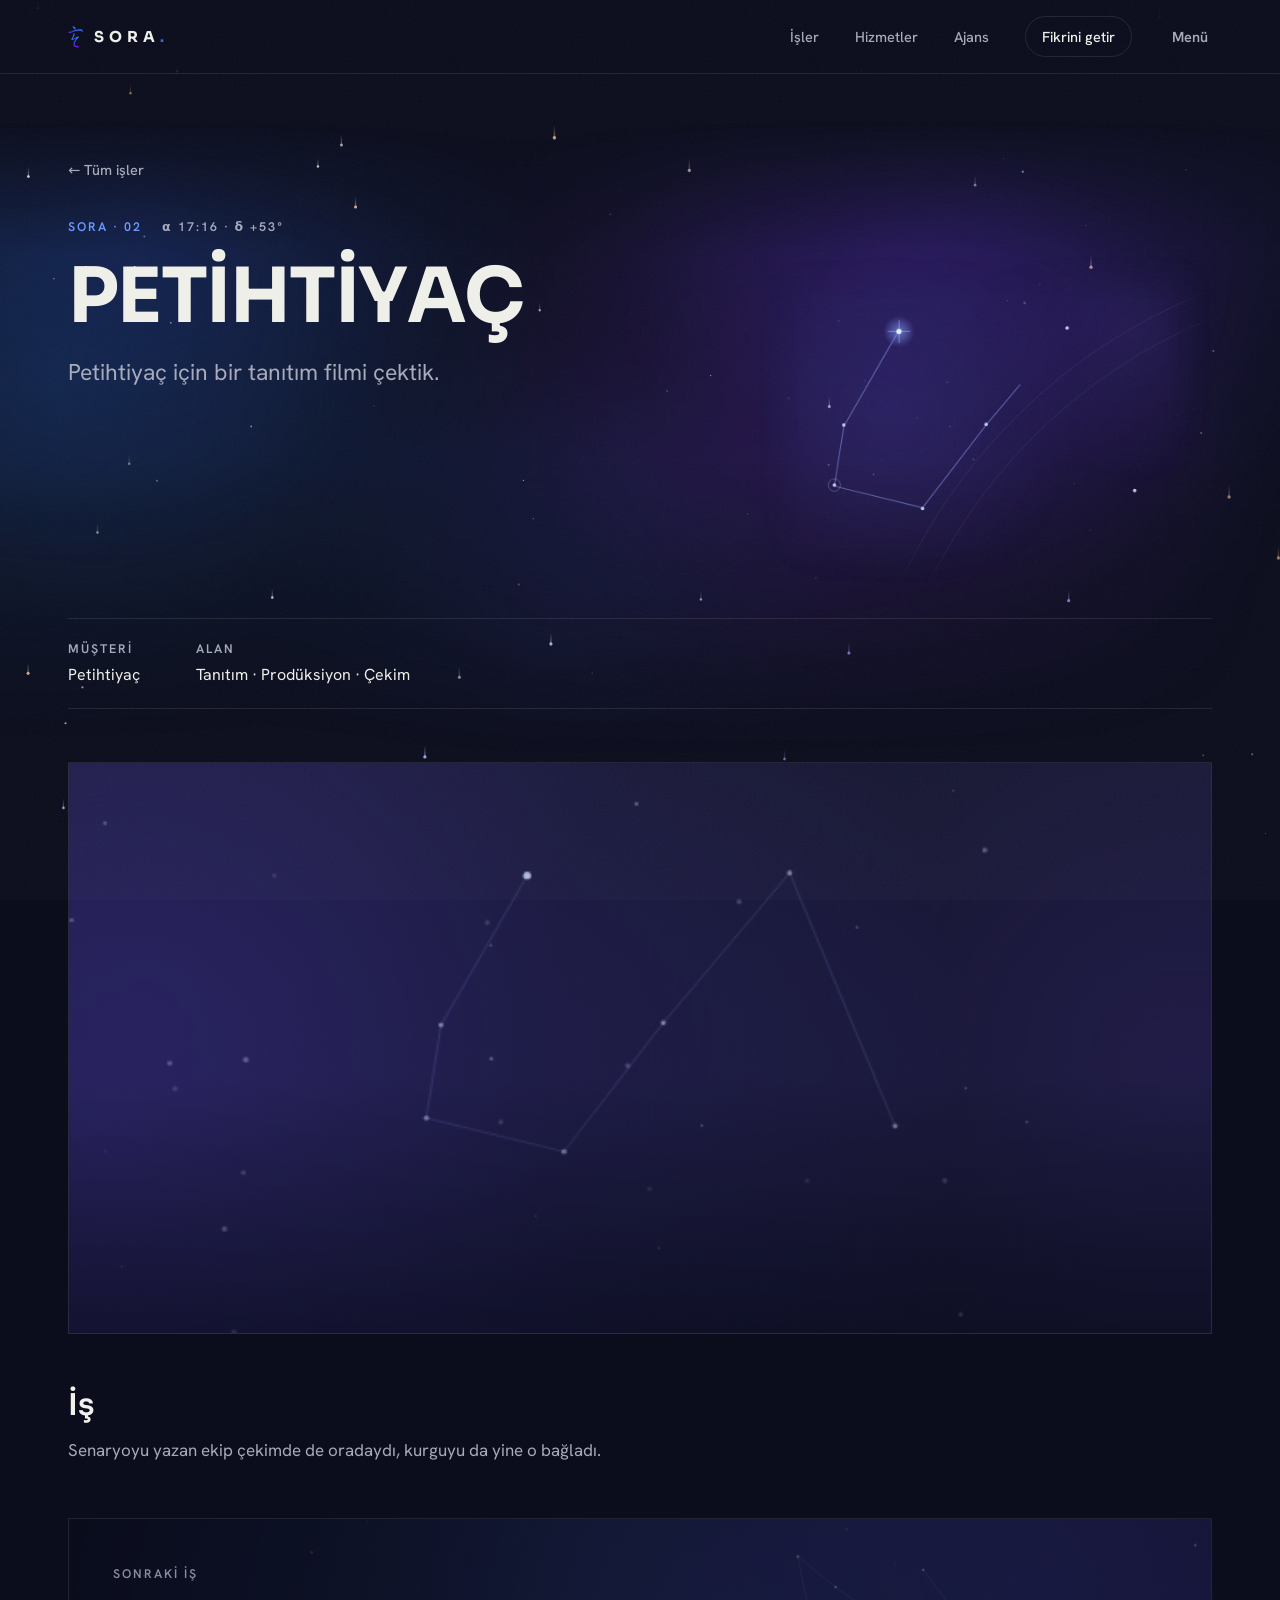
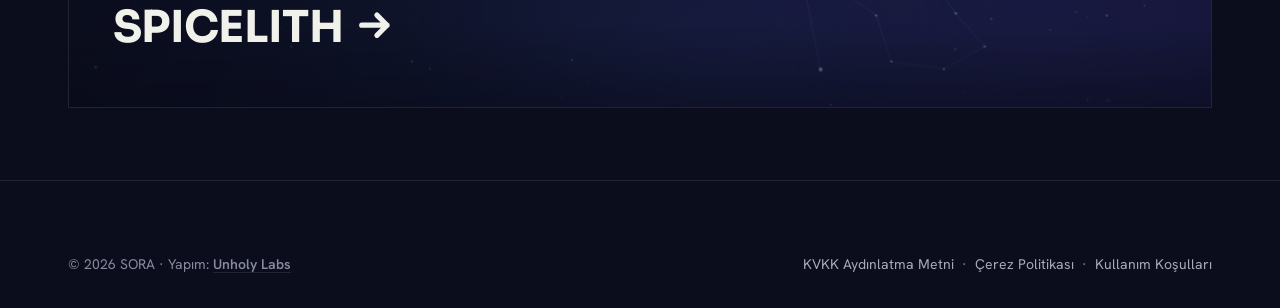
<file: isler/petihtiyac.html>
<!doctype html>
<html lang="tr">
<head>
<meta charset="utf-8">
<meta name="viewport" content="width=device-width, initial-scale=1">
<meta name="theme-color" content="#0b0d1c">
<title>Petihtiyaç — SORA</title>
<meta name="description" content="SORA'nın Petihtiyaç için çektiği tanıtım filmi.">
<meta property="og:title" content="Petihtiyaç — SORA">
<meta property="og:description" content="Senaryosunu yazdığımız tanıtım filmini çekip kurguladık.">
<meta property="og:type" content="article">
<meta property="og:url" content="https://soradijital.com/isler/petihtiyac.html">
<meta property="og:image" content="https://soradijital.com/assets/og.jpg">
<meta property="og:image:width" content="1200">
<meta property="og:image:height" content="630">
<meta property="og:locale" content="tr_TR">
<meta name="twitter:card" content="summary_large_image">
<link rel="icon" href="data:image/svg+xml,%3Csvg xmlns=%22http://www.w3.org/2000/svg%22 viewBox=%22-36.37 0 236.61 236.61%22%3E%3Cdefs%3E%3ClinearGradient id=%22s%22 x1=%220%22 y1=%220%22 x2=%220%22 y2=%221%22%3E%3Cstop offset=%22.32%22 stop-color=%22%232c6bf6%22/%3E%3Cstop offset=%221%22 stop-color=%22%23651acf%22/%3E%3C/linearGradient%3E%3C/defs%3E%3Cg fill=%22url(%23s)%22%3E%3Cpath d=%22M110.99 216.18C117.79 216.6 124.43 225.22 117.5 230.29 107.78 236.61 86.93 233.04 77.11 228.29 51.49 216.13 60.11 182.83 71.48 162.98 75.69 155.35 80.87 148.09 84.44 140.35 87.38 134.15 84.26 134.74 77.73 137.77 74.42 139.32 70.82 141.31 68.83 142.38 65.45 144.2 61.94 146.02 58.5 147.83 52.69 150.77 46.38 154.62 40.72 151.3 37.01 148.5 35.65 142.42 37.03 137.94 39.27 132.02 43.94 126.68 46.81 120.85 53.11 109.14 60.45 92.55 59.8 79.79 59.95 75.63 64.01 76.04 66.6 78.33 73.15 83.87 75.94 92.52 71.47 100.24 66.86 109.52 61.12 118.22 56.45 127.41 55.26 130.06 50.57 138.06 57.14 136.29 67.57 133.56 75.77 128.12 84.76 123.3 93.05 119.19 101.38 112.28 111.19 113.18 114.71 113.57 118.25 115.47 119.76 118.78 122.66 126.47 111.84 130.93 106.98 134.83 104.67 136.45 102.6 138.4 100.71 140.56 88.73 153.95 61.76 194.93 79.07 210.56 87.99 217.53 100.18 214.84 110.81 216.15Z%22/%3E%3Cpath d=%22M24.76 74.15C19.53 75.75 13.33 76.36 8.53 73.31 4.69 71.36 0 63.47 6.33 61.79 19.38 61.89 32.21 58.67 44.53 54.57 57.43 50.45 69.48 46.6 82.59 42.41 98.46 37.34 114.43 33.45 131.08 33.44 143.81 33.62 154.84 38.01 161.52 48.69 162.79 50.77 163.88 53.16 163.68 55.63 163.46 59.15 160.26 62.09 156.77 61.63 153.27 61.17 150.21 58.1 147.25 56.33 134.13 47.43 109.84 50.76 94.72 53 72.28 56.85 45.29 67.53 24.88 74.12Z%22/%3E%3Cpath d=%22M78.88 40.26C73.96 41.06 70.37 37.07 67.88 33.37 63.22 26.97 59.36 19.76 55.01 13.18 53.16 10.07 50.2 7.51 48.51 4.34 47.43 2.13 48.01 0 50.51 0.18 60.37 1.52 70.74 4.43 77.87 11.65 81.24 15.2 83.35 19.73 84.06 24.57 84.53 29.73 85.71 38.84 79.07 40.23Z%22/%3E%3C/g%3E%3C/svg%3E">
<link rel="icon" type="image/png" sizes="32x32" href="../assets/favicon-32.png">
<link rel="apple-touch-icon" href="../apple-touch-icon.png">
<link rel="canonical" href="https://soradijital.com/isler/petihtiyac.html">
<link rel="manifest" href="../manifest.webmanifest">
<link rel="preload" href="../assets/fonts/Sora-normal-100-800-latin.woff2" as="font" type="font/woff2" crossorigin>
<link rel="preload" href="../assets/fonts/Sora-normal-100-800-latin-ext.woff2" as="font" type="font/woff2" crossorigin>
<link rel="preload" href="../assets/fonts/HankenGrotesk-normal-400-latin.woff2" as="font" type="font/woff2" crossorigin>
<link rel="preload" href="../assets/fonts/HankenGrotesk-normal-400-latin-ext.woff2" as="font" type="font/woff2" crossorigin>
<link rel="stylesheet" href="../assets/fonts.css?v=4e229690">
<link rel="stylesheet" href="../assets/style.css?v=e447e82c">
<script>/* Acilis emniyeti: site.js yuklenemese ya da patlasa bile sayfa giyinsin.
   Gezinme anina baglidir. Normal acilisla YARISMAZ: yalnizca mutlak zamanlayicilar
   var, load olayina bagli erken kaldirma YOK (o yarisi kazaninca koreografi capasi
   kurulmuyordu ve gokyuzu karanlik kaliyordu). */
(function(){var h=document.documentElement,a=function(){
if(h.classList.contains("yuklendi"))return;
h.classList.add("yuklendi");
if(window.__soraIntro===undefined)window.__soraIntro=performance.now()};
setTimeout(a,2600);
setTimeout(function(){if(!window.__soraCanli){a();h.classList.add("acil")}},3200);
/* site.js hic inmezse (404, cevrimdisi) 3,2 sn beklenmez: kaynak hatasi yakalama evresinde gelir.
   __soraCanli betigin EN SONUNDA verilir; betik inip yarida patlarsa yukaridaki zamanlayici yakalar. */
addEventListener("error",function(e){var s=e.target;if(s&&s.tagName==="SCRIPT"&&/\/site\.js/.test(s.src)&&!window.__soraCanli){a();h.classList.add("acil")}},true);})();</script>
<noscript><style>.rise{opacity:1;transform:none}.media{clip-path:none}.sat-ic{transform:none}</style></noscript>
</head>
<body>
<!-- marka isareti: bir kez tanimlanir, <use> ile kullanilir -->
<svg width="0" height="0" style="position:absolute" aria-hidden="true"><defs><linearGradient id="sora-g" x1="0" y1="0" x2="0" y2="1"><stop offset=".32" stop-color="#2c6bf6"/><stop offset="1" stop-color="#651acf"/></linearGradient><symbol id="sora-mark" viewBox="0 0 163.88 236.61"><g fill="url(#sora-g)"><path d="M110.99 216.18C117.79 216.6 124.43 225.22 117.5 230.29 107.78 236.61 86.93 233.04 77.11 228.29 51.49 216.13 60.11 182.83 71.48 162.98 75.69 155.35 80.87 148.09 84.44 140.35 87.38 134.15 84.26 134.74 77.73 137.77 74.42 139.32 70.82 141.31 68.83 142.38 65.45 144.2 61.94 146.02 58.5 147.83 52.69 150.77 46.38 154.62 40.72 151.3 37.01 148.5 35.65 142.42 37.03 137.94 39.27 132.02 43.94 126.68 46.81 120.85 53.11 109.14 60.45 92.55 59.8 79.79 59.95 75.63 64.01 76.04 66.6 78.33 73.15 83.87 75.94 92.52 71.47 100.24 66.86 109.52 61.12 118.22 56.45 127.41 55.26 130.06 50.57 138.06 57.14 136.29 67.57 133.56 75.77 128.12 84.76 123.3 93.05 119.19 101.38 112.28 111.19 113.18 114.71 113.57 118.25 115.47 119.76 118.78 122.66 126.47 111.84 130.93 106.98 134.83 104.67 136.45 102.6 138.4 100.71 140.56 88.73 153.95 61.76 194.93 79.07 210.56 87.99 217.53 100.18 214.84 110.81 216.15Z"/><path d="M24.76 74.15C19.53 75.75 13.33 76.36 8.53 73.31 4.69 71.36 0 63.47 6.33 61.79 19.38 61.89 32.21 58.67 44.53 54.57 57.43 50.45 69.48 46.6 82.59 42.41 98.46 37.34 114.43 33.45 131.08 33.44 143.81 33.62 154.84 38.01 161.52 48.69 162.79 50.77 163.88 53.16 163.68 55.63 163.46 59.15 160.26 62.09 156.77 61.63 153.27 61.17 150.21 58.1 147.25 56.33 134.13 47.43 109.84 50.76 94.72 53 72.28 56.85 45.29 67.53 24.88 74.12Z"/><path d="M78.88 40.26C73.96 41.06 70.37 37.07 67.88 33.37 63.22 26.97 59.36 19.76 55.01 13.18 53.16 10.07 50.2 7.51 48.51 4.34 47.43 2.13 48.01 0 50.51 0.18 60.37 1.52 70.74 4.43 77.87 11.65 81.24 15.2 83.35 19.73 84.06 24.57 84.53 29.73 85.71 38.84 79.07 40.23Z"/></g></symbol></defs></svg>

<a class="skip" href="#icerik">İçeriğe geç</a>

<nav>
  <div class="nav-in">
    <a class="wordmark" href="../index.html"><svg class="mark" aria-hidden="true" focusable="false"><use href="#sora-mark" xlink:href="#sora-mark"/></svg>SORA<span>.</span></a>
    <div class="nav-links">
      <a class="roll" href="../index.html#isler"><span data-t="İşler">İşler</span></a>
      <a class="roll" href="../index.html#hizmetler"><span data-t="Hizmetler">Hizmetler</span></a>
      <a class="roll" href="../index.html#ajans"><span data-t="Ajans">Ajans</span></a>
      <a class="cta" href="../index.html#iletisim">Fikrini getir</a>
      <button class="menu-btn" aria-expanded="false" aria-controls="menu">Menü</button>
    </div>
  </div>
</nav>

<div class="menu-overlay" id="menu" role="dialog" aria-modal="true" aria-label="Site menüsü">
  <a href="../index.html#ajans">AJANS</a>
  <a href="../index.html#isler">İŞLER</a>
  <a href="../index.html#hizmetler">HİZMETLER</a>
  <a href="../index.html#iletisim">İLETİŞİM</a>
  <button class="menu-kapat" type="button">Menüyü kapat</button>
  <div class="menu-meta"><span>İSTANBUL — <b class="saat" style="color:inherit">--:--</b></span><span>41,10° K · 29,00° D</span></div>
</div>

<main class="case" id="icerik">
  <div class="case-ust">
    <canvas class="gok" aria-hidden="true"></canvas>
    <div class="case-ust-ic shell">
    <a class="back rise" href="../index.html#isler">&larr; Tüm işler</a>
    <p class="case-kicker rise"><span class="no">SORA · 02</span><span>α 17:16 · δ +53°</span></p>
    <div class="case-baslik">
      <div>
        <h1 class="perde">PETİHTİYAÇ</h1>
        <p class="case-lede satir">Petihtiyaç için bir tanıtım filmi çektik.</p>
      </div>
      <canvas class="burc-sahne" width="520" height="380" data-ad="Petihtiyaç" aria-hidden="true"></canvas>
    </div>
    <div class="facts rise">
      <div><b>MÜŞTERİ</b><span>Petihtiyaç</span></div>
      <div><b>ALAN</b><span>Tanıtım · Prodüksiyon · Çekim</span></div>
    </div>
    </div>
  </div>

  <div class="shell">
    <!-- Markadan gelen görsel/video assetleri bu ızgaraya yerleşecek -->
    <div class="media-grid rise">
      <div class="media wide"></div>
      <!-- GÖRSELLER GELİNCE AÇ: dar kutular, içlerine <img>/<video> (data-icerik yalnız not)
      <div class="media" data-icerik="Çekim karesi"></div>
      <div class="media" data-icerik="Kampanya görseli"></div>
      -->
    </div>
  
    <div class="case-text rise">
      <h2>İş</h2>
      <p>Senaryoyu yazan ekip çekimde de oradaydı, kurguyu da yine o bağladı.</p>
    </div>
  
    <a class="next-work rise" href="spicelith.html" data-burc="Spicelith" data-sira="3">
      <b>SONRAKİ İŞ</b>
      <span>SPICELITH<svg class="ok-svg" viewBox="0 0 24 24" aria-hidden="true" focusable="false"><path d="M4 12h15M13 6l6 6-6 6"/></svg></span>
    </a>
  </div>
</main>

<!-- mobil: nav gizlenince görünen tek CTA -->
<div class="mobil-alt">
  <a class="mobil-cta" href="../index.html#iletisim">Fikrini getir</a>
  <a class="mobil-wp" href="https://wa.me/905383768400?text=Merhaba%20SORA%2C%20bir%20fikrim%20var." target="_blank" rel="noopener" aria-label="WhatsApp'tan yaz"><svg viewBox="0 0 24 24" aria-hidden="true" focusable="false"><path fill="currentColor" d="M17.472 14.382c-.297-.149-1.758-.867-2.03-.967-.273-.099-.471-.148-.67.15-.197.297-.767.966-.94 1.164-.173.199-.347.223-.644.075-.297-.15-1.255-.463-2.39-1.475-.883-.788-1.48-1.761-1.653-2.059-.173-.297-.018-.458.13-.606.134-.133.298-.347.446-.52.149-.174.198-.298.298-.497.099-.198.05-.371-.025-.52-.075-.149-.669-1.612-.916-2.207-.242-.579-.487-.5-.669-.51-.173-.008-.371-.01-.57-.01-.198 0-.52.074-.792.372-.272.297-1.04 1.016-1.04 2.479 0 1.462 1.065 2.875 1.213 3.074.149.198 2.096 3.2 5.077 4.487.709.306 1.262.489 1.694.625.712.227 1.36.195 1.871.118.571-.085 1.758-.719 2.006-1.413.248-.694.248-1.289.173-1.413-.074-.124-.272-.198-.57-.347m-5.421 7.403h-.004a9.87 9.87 0 01-5.031-1.378l-.361-.214-3.741.982.998-3.648-.235-.374a9.86 9.86 0 01-1.51-5.26c.001-5.45 4.436-9.884 9.888-9.884 2.64 0 5.122 1.03 6.988 2.898a9.825 9.825 0 012.893 6.994c-.003 5.45-4.437 9.884-9.885 9.884m8.413-18.297A11.815 11.815 0 0012.05 0C5.495 0 .16 5.335.157 11.892c0 2.096.547 4.142 1.588 5.945L.057 24l6.305-1.654a11.882 11.882 0 005.683 1.448h.005c6.554 0 11.89-5.335 11.893-11.893a11.821 11.821 0 00-3.48-8.413z"/></svg></a>
</div>

<footer>
  <div class="shell foot-duz">
    <span>© 2026 SORA · Yapım: <a class="yapim" href="https://unholylabs.com" target="_blank" rel="noopener">Unholy Labs</a></span>
    <span class="yasal"><a href="../kvkk.html">KVKK Aydınlatma Metni</a><span class="ayrac" aria-hidden="true"> &nbsp;·&nbsp; </span><a href="../cerez-politikasi.html">Çerez Politikası</a><span class="ayrac" aria-hidden="true"> &nbsp;·&nbsp; </span><a href="../kullanim-kosullari.html">Kullanım Koşulları</a></span>
  </div>
</footer>

<script src="../assets/site.js?v=dcbf9864"></script>
</body>
</html>
</file>
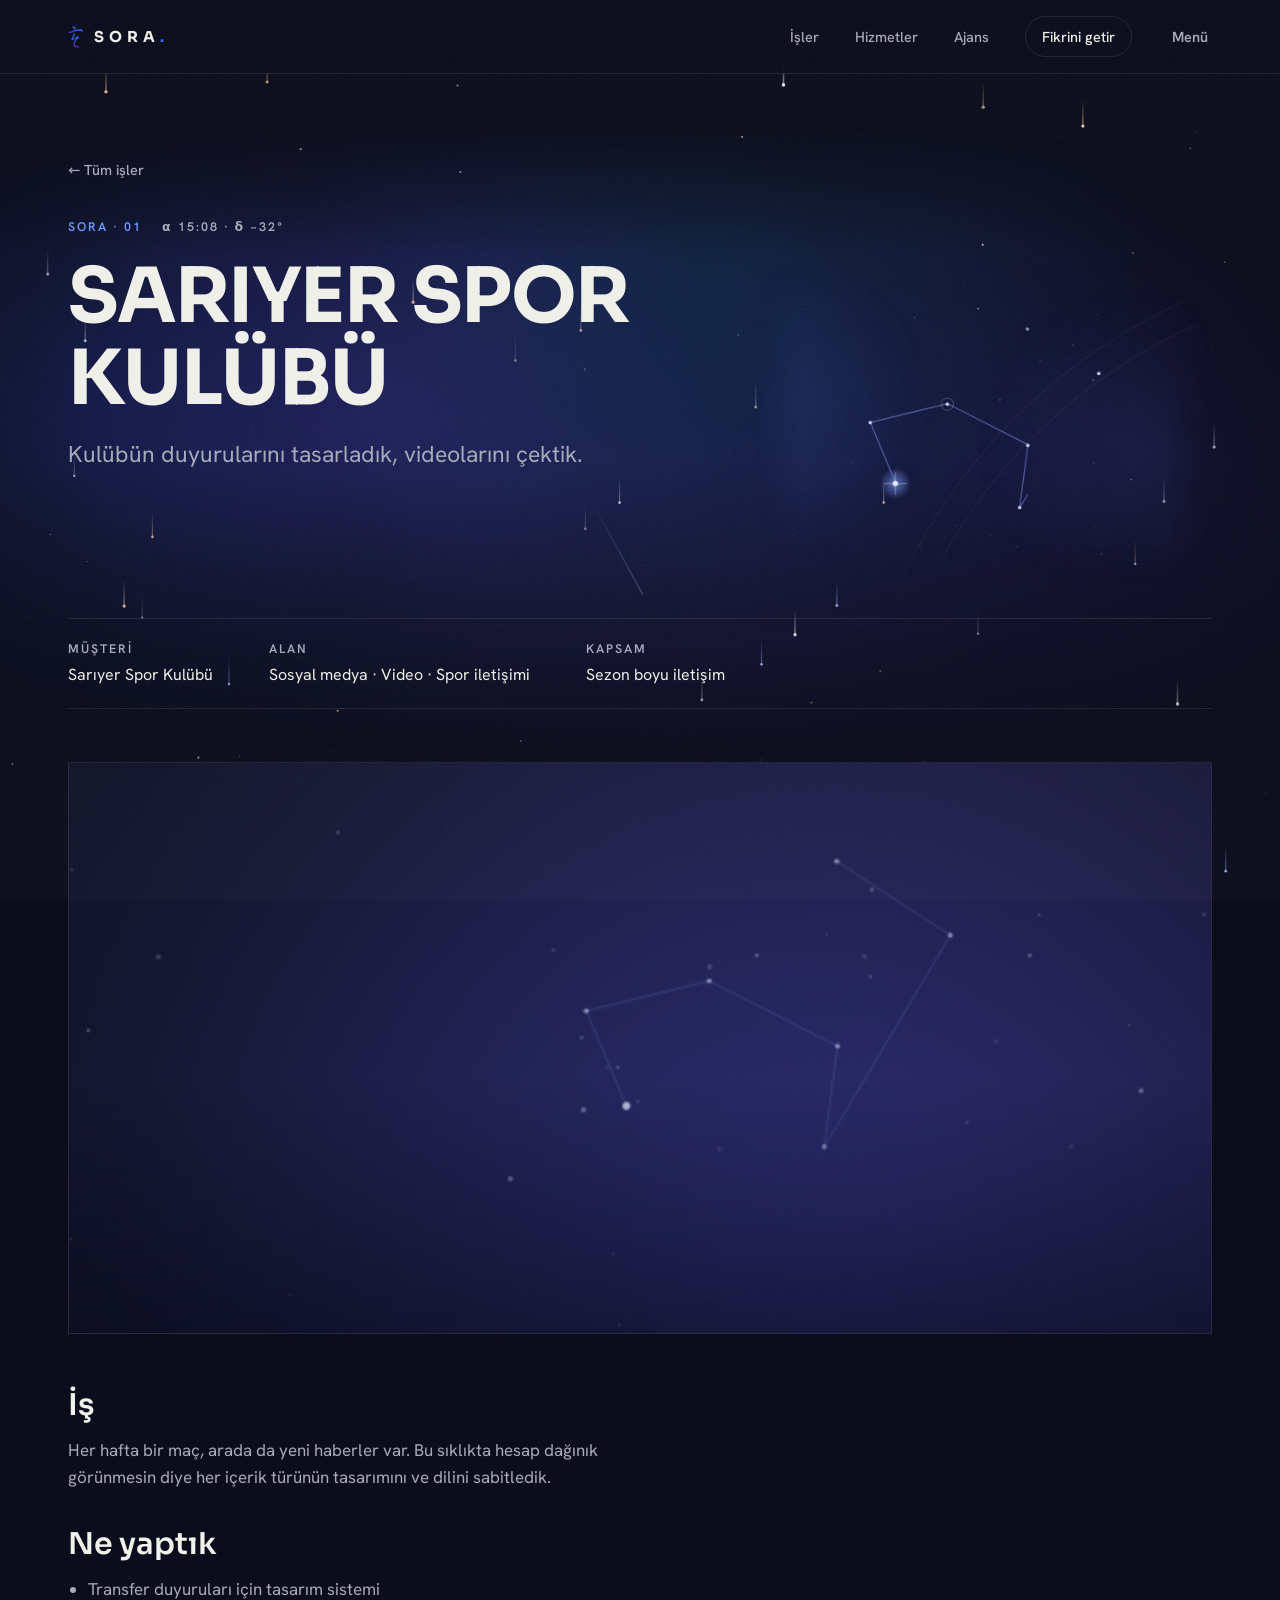
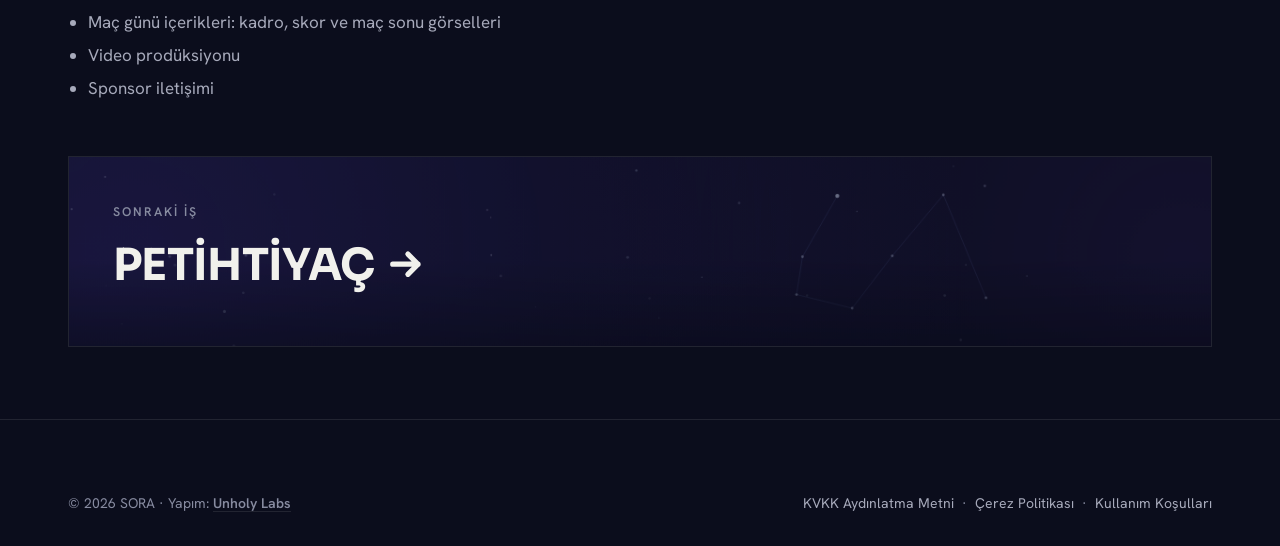
<file: isler/sariyer-spor-kulubu.html>
<!doctype html>
<html lang="tr">
<head>
<meta charset="utf-8">
<meta name="viewport" content="width=device-width, initial-scale=1">
<meta name="theme-color" content="#0b0d1c">
<title>Sarıyer Spor Kulübü — SORA</title>
<meta name="description" content="Sarıyer Spor Kulübü'nün sosyal medyasını sezon boyu yönettik: transfer duyuruları, maç günü içerikleri, video prodüksiyonu ve sponsor paylaşımları.">
<meta property="og:title" content="Sarıyer Spor Kulübü — SORA">
<meta property="og:description" content="Kulübün sosyal medya dilini baştan kurduk.">
<meta property="og:type" content="article">
<meta property="og:url" content="https://soradijital.com/isler/sariyer-spor-kulubu.html">
<meta property="og:image" content="https://soradijital.com/assets/og.jpg">
<meta property="og:image:width" content="1200">
<meta property="og:image:height" content="630">
<meta property="og:locale" content="tr_TR">
<meta name="twitter:card" content="summary_large_image">
<link rel="icon" href="data:image/svg+xml,%3Csvg xmlns=%22http://www.w3.org/2000/svg%22 viewBox=%22-36.37 0 236.61 236.61%22%3E%3Cdefs%3E%3ClinearGradient id=%22s%22 x1=%220%22 y1=%220%22 x2=%220%22 y2=%221%22%3E%3Cstop offset=%22.32%22 stop-color=%22%232c6bf6%22/%3E%3Cstop offset=%221%22 stop-color=%22%23651acf%22/%3E%3C/linearGradient%3E%3C/defs%3E%3Cg fill=%22url(%23s)%22%3E%3Cpath d=%22M110.99 216.18C117.79 216.6 124.43 225.22 117.5 230.29 107.78 236.61 86.93 233.04 77.11 228.29 51.49 216.13 60.11 182.83 71.48 162.98 75.69 155.35 80.87 148.09 84.44 140.35 87.38 134.15 84.26 134.74 77.73 137.77 74.42 139.32 70.82 141.31 68.83 142.38 65.45 144.2 61.94 146.02 58.5 147.83 52.69 150.77 46.38 154.62 40.72 151.3 37.01 148.5 35.65 142.42 37.03 137.94 39.27 132.02 43.94 126.68 46.81 120.85 53.11 109.14 60.45 92.55 59.8 79.79 59.95 75.63 64.01 76.04 66.6 78.33 73.15 83.87 75.94 92.52 71.47 100.24 66.86 109.52 61.12 118.22 56.45 127.41 55.26 130.06 50.57 138.06 57.14 136.29 67.57 133.56 75.77 128.12 84.76 123.3 93.05 119.19 101.38 112.28 111.19 113.18 114.71 113.57 118.25 115.47 119.76 118.78 122.66 126.47 111.84 130.93 106.98 134.83 104.67 136.45 102.6 138.4 100.71 140.56 88.73 153.95 61.76 194.93 79.07 210.56 87.99 217.53 100.18 214.84 110.81 216.15Z%22/%3E%3Cpath d=%22M24.76 74.15C19.53 75.75 13.33 76.36 8.53 73.31 4.69 71.36 0 63.47 6.33 61.79 19.38 61.89 32.21 58.67 44.53 54.57 57.43 50.45 69.48 46.6 82.59 42.41 98.46 37.34 114.43 33.45 131.08 33.44 143.81 33.62 154.84 38.01 161.52 48.69 162.79 50.77 163.88 53.16 163.68 55.63 163.46 59.15 160.26 62.09 156.77 61.63 153.27 61.17 150.21 58.1 147.25 56.33 134.13 47.43 109.84 50.76 94.72 53 72.28 56.85 45.29 67.53 24.88 74.12Z%22/%3E%3Cpath d=%22M78.88 40.26C73.96 41.06 70.37 37.07 67.88 33.37 63.22 26.97 59.36 19.76 55.01 13.18 53.16 10.07 50.2 7.51 48.51 4.34 47.43 2.13 48.01 0 50.51 0.18 60.37 1.52 70.74 4.43 77.87 11.65 81.24 15.2 83.35 19.73 84.06 24.57 84.53 29.73 85.71 38.84 79.07 40.23Z%22/%3E%3C/g%3E%3C/svg%3E">
<link rel="icon" type="image/png" sizes="32x32" href="../assets/favicon-32.png">
<link rel="apple-touch-icon" href="../apple-touch-icon.png">
<link rel="canonical" href="https://soradijital.com/isler/sariyer-spor-kulubu.html">
<link rel="manifest" href="../manifest.webmanifest">
<link rel="preload" href="../assets/fonts/Sora-normal-100-800-latin.woff2" as="font" type="font/woff2" crossorigin>
<link rel="preload" href="../assets/fonts/Sora-normal-100-800-latin-ext.woff2" as="font" type="font/woff2" crossorigin>
<link rel="preload" href="../assets/fonts/HankenGrotesk-normal-400-latin.woff2" as="font" type="font/woff2" crossorigin>
<link rel="preload" href="../assets/fonts/HankenGrotesk-normal-400-latin-ext.woff2" as="font" type="font/woff2" crossorigin>
<link rel="stylesheet" href="../assets/fonts.css?v=4e229690">
<link rel="stylesheet" href="../assets/style.css?v=e447e82c">
<script>/* Acilis emniyeti: site.js yuklenemese ya da patlasa bile sayfa giyinsin.
   Gezinme anina baglidir. Normal acilisla YARISMAZ: yalnizca mutlak zamanlayicilar
   var, load olayina bagli erken kaldirma YOK (o yarisi kazaninca koreografi capasi
   kurulmuyordu ve gokyuzu karanlik kaliyordu). */
(function(){var h=document.documentElement,a=function(){
if(h.classList.contains("yuklendi"))return;
h.classList.add("yuklendi");
if(window.__soraIntro===undefined)window.__soraIntro=performance.now()};
setTimeout(a,2600);
setTimeout(function(){if(!window.__soraCanli){a();h.classList.add("acil")}},3200);
/* site.js hic inmezse (404, cevrimdisi) 3,2 sn beklenmez: kaynak hatasi yakalama evresinde gelir.
   __soraCanli betigin EN SONUNDA verilir; betik inip yarida patlarsa yukaridaki zamanlayici yakalar. */
addEventListener("error",function(e){var s=e.target;if(s&&s.tagName==="SCRIPT"&&/\/site\.js/.test(s.src)&&!window.__soraCanli){a();h.classList.add("acil")}},true);})();</script>
<noscript><style>.rise{opacity:1;transform:none}.media{clip-path:none}.sat-ic{transform:none}</style></noscript>
</head>
<body>
<!-- marka isareti: bir kez tanimlanir, <use> ile kullanilir -->
<svg width="0" height="0" style="position:absolute" aria-hidden="true"><defs><linearGradient id="sora-g" x1="0" y1="0" x2="0" y2="1"><stop offset=".32" stop-color="#2c6bf6"/><stop offset="1" stop-color="#651acf"/></linearGradient><symbol id="sora-mark" viewBox="0 0 163.88 236.61"><g fill="url(#sora-g)"><path d="M110.99 216.18C117.79 216.6 124.43 225.22 117.5 230.29 107.78 236.61 86.93 233.04 77.11 228.29 51.49 216.13 60.11 182.83 71.48 162.98 75.69 155.35 80.87 148.09 84.44 140.35 87.38 134.15 84.26 134.74 77.73 137.77 74.42 139.32 70.82 141.31 68.83 142.38 65.45 144.2 61.94 146.02 58.5 147.83 52.69 150.77 46.38 154.62 40.72 151.3 37.01 148.5 35.65 142.42 37.03 137.94 39.27 132.02 43.94 126.68 46.81 120.85 53.11 109.14 60.45 92.55 59.8 79.79 59.95 75.63 64.01 76.04 66.6 78.33 73.15 83.87 75.94 92.52 71.47 100.24 66.86 109.52 61.12 118.22 56.45 127.41 55.26 130.06 50.57 138.06 57.14 136.29 67.57 133.56 75.77 128.12 84.76 123.3 93.05 119.19 101.38 112.28 111.19 113.18 114.71 113.57 118.25 115.47 119.76 118.78 122.66 126.47 111.84 130.93 106.98 134.83 104.67 136.45 102.6 138.4 100.71 140.56 88.73 153.95 61.76 194.93 79.07 210.56 87.99 217.53 100.18 214.84 110.81 216.15Z"/><path d="M24.76 74.15C19.53 75.75 13.33 76.36 8.53 73.31 4.69 71.36 0 63.47 6.33 61.79 19.38 61.89 32.21 58.67 44.53 54.57 57.43 50.45 69.48 46.6 82.59 42.41 98.46 37.34 114.43 33.45 131.08 33.44 143.81 33.62 154.84 38.01 161.52 48.69 162.79 50.77 163.88 53.16 163.68 55.63 163.46 59.15 160.26 62.09 156.77 61.63 153.27 61.17 150.21 58.1 147.25 56.33 134.13 47.43 109.84 50.76 94.72 53 72.28 56.85 45.29 67.53 24.88 74.12Z"/><path d="M78.88 40.26C73.96 41.06 70.37 37.07 67.88 33.37 63.22 26.97 59.36 19.76 55.01 13.18 53.16 10.07 50.2 7.51 48.51 4.34 47.43 2.13 48.01 0 50.51 0.18 60.37 1.52 70.74 4.43 77.87 11.65 81.24 15.2 83.35 19.73 84.06 24.57 84.53 29.73 85.71 38.84 79.07 40.23Z"/></g></symbol></defs></svg>

<a class="skip" href="#icerik">İçeriğe geç</a>

<nav>
  <div class="nav-in">
    <a class="wordmark" href="../index.html"><svg class="mark" aria-hidden="true" focusable="false"><use href="#sora-mark" xlink:href="#sora-mark"/></svg>SORA<span>.</span></a>
    <div class="nav-links">
      <a class="roll" href="../index.html#isler"><span data-t="İşler">İşler</span></a>
      <a class="roll" href="../index.html#hizmetler"><span data-t="Hizmetler">Hizmetler</span></a>
      <a class="roll" href="../index.html#ajans"><span data-t="Ajans">Ajans</span></a>
      <a class="cta" href="../index.html#iletisim">Fikrini getir</a>
      <button class="menu-btn" aria-expanded="false" aria-controls="menu">Menü</button>
    </div>
  </div>
</nav>

<div class="menu-overlay" id="menu" role="dialog" aria-modal="true" aria-label="Site menüsü">
  <a href="../index.html#ajans">AJANS</a>
  <a href="../index.html#isler">İŞLER</a>
  <a href="../index.html#hizmetler">HİZMETLER</a>
  <a href="../index.html#iletisim">İLETİŞİM</a>
  <button class="menu-kapat" type="button">Menüyü kapat</button>
  <div class="menu-meta"><span>İSTANBUL — <b class="saat" style="color:inherit">--:--</b></span><span>41,10° K · 29,00° D</span></div>
</div>

<main class="case" id="icerik">
  <div class="case-ust">
    <canvas class="gok" aria-hidden="true"></canvas>
    <div class="case-ust-ic shell">
    <a class="back rise" href="../index.html#isler">&larr; Tüm işler</a>
    <p class="case-kicker rise"><span class="no">SORA · 01</span><span>α 15:08 · δ −32°</span></p>
    <div class="case-baslik">
      <div>
        <h1 class="perde">SARIYER SPOR KULÜBÜ</h1>
        <p class="case-lede satir">Kulübün duyurularını tasarladık, videolarını çektik.</p>
      </div>
      <canvas class="burc-sahne" width="520" height="380" data-ad="Sarıyer Spor Kulübü" aria-hidden="true"></canvas>
    </div>
    <div class="facts rise">
      <div><b>MÜŞTERİ</b><span>Sarıyer Spor Kulübü</span></div>
      <div><b>ALAN</b><span>Sosyal medya · Video · Spor iletişimi</span></div>
      <div><b>KAPSAM</b><span>Sezon boyu iletişim</span></div>
    </div>
    </div>
  </div>

  <div class="shell">
    <!-- Kulüpten gelen görsel/video assetleri bu ızgaraya yerleşecek -->
    <div class="media-grid rise">
      <div class="media wide"></div>
      <!-- GÖRSELLER GELİNCE AÇ: dar kutular, içlerine <img>/<video> (data-icerik yalnız not)
      <div class="media" data-icerik="Transfer duyurusu tasarımı"></div>
      <div class="media" data-icerik="Maç günü içeriği"></div>
      <div class="media" data-icerik="Video prodüksiyon karesi"></div>
      <div class="media" data-icerik="Sponsor iletişimi örneği"></div>
      -->
    </div>
  
    <div class="case-text rise">
      <h2>İş</h2>
      <p>Her hafta bir maç, arada da yeni haberler var. Bu sıklıkta hesap dağınık görünmesin diye her içerik türünün tasarımını ve dilini sabitledik.</p>
      <h2>Ne yaptık</h2>
      <ul>
        <li>Transfer duyuruları için tasarım sistemi</li>
        <li>Maç günü içerikleri: kadro, skor ve maç sonu görselleri</li>
        <li>Video prodüksiyonu</li>
        <li>Sponsor iletişimi</li>
      </ul>
    </div>
  
    <a class="next-work rise" href="petihtiyac.html" data-burc="Petihtiyaç" data-sira="2">
      <b>SONRAKİ İŞ</b>
      <span>PETİHTİYAÇ<svg class="ok-svg" viewBox="0 0 24 24" aria-hidden="true" focusable="false"><path d="M4 12h15M13 6l6 6-6 6"/></svg></span>
    </a>
  </div>
</main>

<!-- mobil: nav gizlenince görünen tek CTA -->
<div class="mobil-alt">
  <a class="mobil-cta" href="../index.html#iletisim">Fikrini getir</a>
  <a class="mobil-wp" href="https://wa.me/905383768400?text=Merhaba%20SORA%2C%20bir%20fikrim%20var." target="_blank" rel="noopener" aria-label="WhatsApp'tan yaz"><svg viewBox="0 0 24 24" aria-hidden="true" focusable="false"><path fill="currentColor" d="M17.472 14.382c-.297-.149-1.758-.867-2.03-.967-.273-.099-.471-.148-.67.15-.197.297-.767.966-.94 1.164-.173.199-.347.223-.644.075-.297-.15-1.255-.463-2.39-1.475-.883-.788-1.48-1.761-1.653-2.059-.173-.297-.018-.458.13-.606.134-.133.298-.347.446-.52.149-.174.198-.298.298-.497.099-.198.05-.371-.025-.52-.075-.149-.669-1.612-.916-2.207-.242-.579-.487-.5-.669-.51-.173-.008-.371-.01-.57-.01-.198 0-.52.074-.792.372-.272.297-1.04 1.016-1.04 2.479 0 1.462 1.065 2.875 1.213 3.074.149.198 2.096 3.2 5.077 4.487.709.306 1.262.489 1.694.625.712.227 1.36.195 1.871.118.571-.085 1.758-.719 2.006-1.413.248-.694.248-1.289.173-1.413-.074-.124-.272-.198-.57-.347m-5.421 7.403h-.004a9.87 9.87 0 01-5.031-1.378l-.361-.214-3.741.982.998-3.648-.235-.374a9.86 9.86 0 01-1.51-5.26c.001-5.45 4.436-9.884 9.888-9.884 2.64 0 5.122 1.03 6.988 2.898a9.825 9.825 0 012.893 6.994c-.003 5.45-4.437 9.884-9.885 9.884m8.413-18.297A11.815 11.815 0 0012.05 0C5.495 0 .16 5.335.157 11.892c0 2.096.547 4.142 1.588 5.945L.057 24l6.305-1.654a11.882 11.882 0 005.683 1.448h.005c6.554 0 11.89-5.335 11.893-11.893a11.821 11.821 0 00-3.48-8.413z"/></svg></a>
</div>

<footer>
  <div class="shell foot-duz">
    <span>© 2026 SORA · Yapım: <a class="yapim" href="https://unholylabs.com" target="_blank" rel="noopener">Unholy Labs</a></span>
    <span class="yasal"><a href="../kvkk.html">KVKK Aydınlatma Metni</a><span class="ayrac" aria-hidden="true"> &nbsp;·&nbsp; </span><a href="../cerez-politikasi.html">Çerez Politikası</a><span class="ayrac" aria-hidden="true"> &nbsp;·&nbsp; </span><a href="../kullanim-kosullari.html">Kullanım Koşulları</a></span>
  </div>
</footer>

<script src="../assets/site.js?v=dcbf9864"></script>
</body>
</html>
</file>
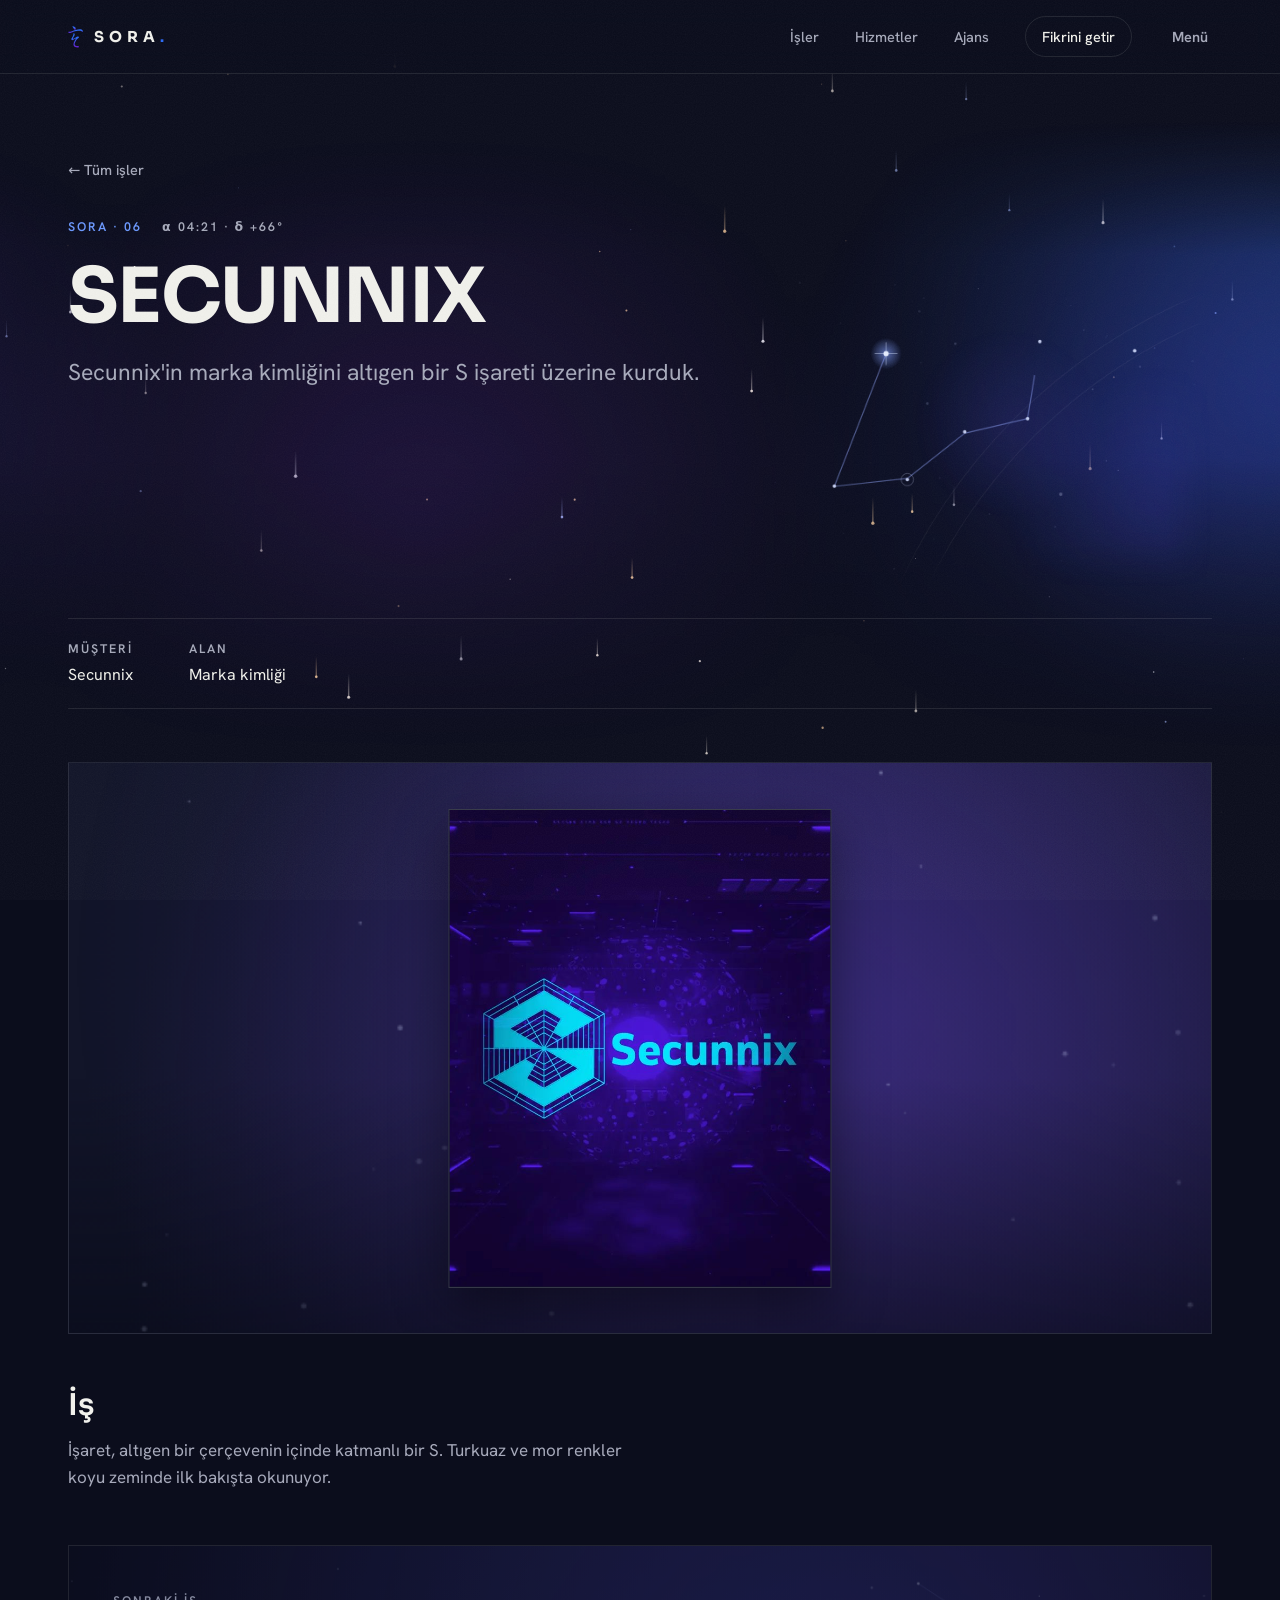
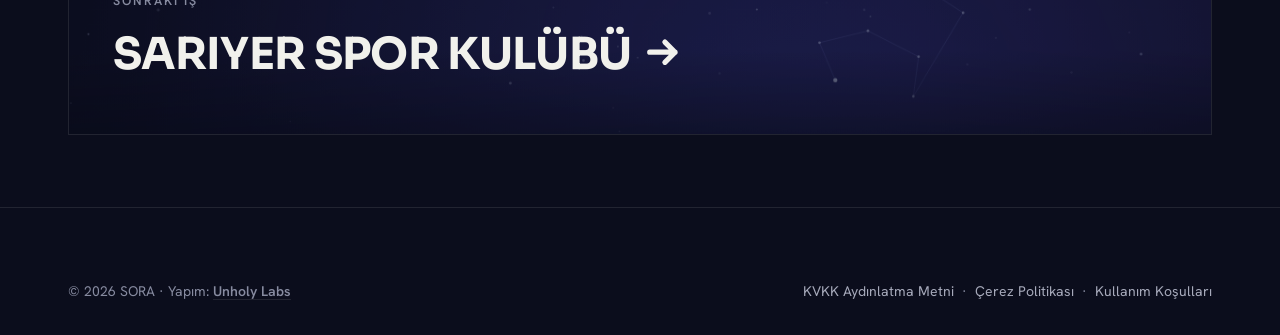
<file: isler/secunnix.html>
<!doctype html>
<html lang="tr">
<head>
<meta charset="utf-8">
<meta name="viewport" content="width=device-width, initial-scale=1">
<meta name="theme-color" content="#0b0d1c">
<title>Secunnix — SORA</title>
<meta name="description" content="Secunnix için tasarladığımız logo ve kurumsal kimlik.">
<meta property="og:title" content="Secunnix — SORA">
<meta property="og:description" content="Logosunu ve kurumsal kimliğini çizdik.">
<meta property="og:type" content="article">
<meta property="og:url" content="https://soradijital.com/isler/secunnix.html">
<meta property="og:image" content="https://soradijital.com/assets/og.jpg">
<meta property="og:image:width" content="1200">
<meta property="og:image:height" content="630">
<meta property="og:locale" content="tr_TR">
<meta name="twitter:card" content="summary_large_image">
<link rel="icon" href="data:image/svg+xml,%3Csvg xmlns=%22http://www.w3.org/2000/svg%22 viewBox=%22-36.37 0 236.61 236.61%22%3E%3Cdefs%3E%3ClinearGradient id=%22s%22 x1=%220%22 y1=%220%22 x2=%220%22 y2=%221%22%3E%3Cstop offset=%22.32%22 stop-color=%22%232c6bf6%22/%3E%3Cstop offset=%221%22 stop-color=%22%23651acf%22/%3E%3C/linearGradient%3E%3C/defs%3E%3Cg fill=%22url(%23s)%22%3E%3Cpath d=%22M110.99 216.18C117.79 216.6 124.43 225.22 117.5 230.29 107.78 236.61 86.93 233.04 77.11 228.29 51.49 216.13 60.11 182.83 71.48 162.98 75.69 155.35 80.87 148.09 84.44 140.35 87.38 134.15 84.26 134.74 77.73 137.77 74.42 139.32 70.82 141.31 68.83 142.38 65.45 144.2 61.94 146.02 58.5 147.83 52.69 150.77 46.38 154.62 40.72 151.3 37.01 148.5 35.65 142.42 37.03 137.94 39.27 132.02 43.94 126.68 46.81 120.85 53.11 109.14 60.45 92.55 59.8 79.79 59.95 75.63 64.01 76.04 66.6 78.33 73.15 83.87 75.94 92.52 71.47 100.24 66.86 109.52 61.12 118.22 56.45 127.41 55.26 130.06 50.57 138.06 57.14 136.29 67.57 133.56 75.77 128.12 84.76 123.3 93.05 119.19 101.38 112.28 111.19 113.18 114.71 113.57 118.25 115.47 119.76 118.78 122.66 126.47 111.84 130.93 106.98 134.83 104.67 136.45 102.6 138.4 100.71 140.56 88.73 153.95 61.76 194.93 79.07 210.56 87.99 217.53 100.18 214.84 110.81 216.15Z%22/%3E%3Cpath d=%22M24.76 74.15C19.53 75.75 13.33 76.36 8.53 73.31 4.69 71.36 0 63.47 6.33 61.79 19.38 61.89 32.21 58.67 44.53 54.57 57.43 50.45 69.48 46.6 82.59 42.41 98.46 37.34 114.43 33.45 131.08 33.44 143.81 33.62 154.84 38.01 161.52 48.69 162.79 50.77 163.88 53.16 163.68 55.63 163.46 59.15 160.26 62.09 156.77 61.63 153.27 61.17 150.21 58.1 147.25 56.33 134.13 47.43 109.84 50.76 94.72 53 72.28 56.85 45.29 67.53 24.88 74.12Z%22/%3E%3Cpath d=%22M78.88 40.26C73.96 41.06 70.37 37.07 67.88 33.37 63.22 26.97 59.36 19.76 55.01 13.18 53.16 10.07 50.2 7.51 48.51 4.34 47.43 2.13 48.01 0 50.51 0.18 60.37 1.52 70.74 4.43 77.87 11.65 81.24 15.2 83.35 19.73 84.06 24.57 84.53 29.73 85.71 38.84 79.07 40.23Z%22/%3E%3C/g%3E%3C/svg%3E">
<link rel="icon" type="image/png" sizes="32x32" href="../assets/favicon-32.png">
<link rel="apple-touch-icon" href="../apple-touch-icon.png">
<link rel="canonical" href="https://soradijital.com/isler/secunnix.html">
<link rel="manifest" href="../manifest.webmanifest">
<link rel="preload" href="../assets/fonts/Sora-normal-100-800-latin.woff2" as="font" type="font/woff2" crossorigin>
<link rel="preload" href="../assets/fonts/Sora-normal-100-800-latin-ext.woff2" as="font" type="font/woff2" crossorigin>
<link rel="preload" href="../assets/fonts/HankenGrotesk-normal-400-latin.woff2" as="font" type="font/woff2" crossorigin>
<link rel="preload" href="../assets/fonts/HankenGrotesk-normal-400-latin-ext.woff2" as="font" type="font/woff2" crossorigin>
<link rel="stylesheet" href="../assets/fonts.css?v=4e229690">
<link rel="stylesheet" href="../assets/style.css?v=e447e82c">
<script>/* Acilis emniyeti: site.js yuklenemese ya da patlasa bile sayfa giyinsin.
   Gezinme anina baglidir. Normal acilisla YARISMAZ: yalnizca mutlak zamanlayicilar
   var, load olayina bagli erken kaldirma YOK (o yarisi kazaninca koreografi capasi
   kurulmuyordu ve gokyuzu karanlik kaliyordu). */
(function(){var h=document.documentElement,a=function(){
if(h.classList.contains("yuklendi"))return;
h.classList.add("yuklendi");
if(window.__soraIntro===undefined)window.__soraIntro=performance.now()};
setTimeout(a,2600);
setTimeout(function(){if(!window.__soraCanli){a();h.classList.add("acil")}},3200);
/* site.js hic inmezse (404, cevrimdisi) 3,2 sn beklenmez: kaynak hatasi yakalama evresinde gelir.
   __soraCanli betigin EN SONUNDA verilir; betik inip yarida patlarsa yukaridaki zamanlayici yakalar. */
addEventListener("error",function(e){var s=e.target;if(s&&s.tagName==="SCRIPT"&&/\/site\.js/.test(s.src)&&!window.__soraCanli){a();h.classList.add("acil")}},true);})();</script>
<noscript><style>.rise{opacity:1;transform:none}.media{clip-path:none}.sat-ic{transform:none}</style></noscript>
</head>
<body>
<!-- marka isareti: bir kez tanimlanir, <use> ile kullanilir -->
<svg width="0" height="0" style="position:absolute" aria-hidden="true"><defs><linearGradient id="sora-g" x1="0" y1="0" x2="0" y2="1"><stop offset=".32" stop-color="#2c6bf6"/><stop offset="1" stop-color="#651acf"/></linearGradient><symbol id="sora-mark" viewBox="0 0 163.88 236.61"><g fill="url(#sora-g)"><path d="M110.99 216.18C117.79 216.6 124.43 225.22 117.5 230.29 107.78 236.61 86.93 233.04 77.11 228.29 51.49 216.13 60.11 182.83 71.48 162.98 75.69 155.35 80.87 148.09 84.44 140.35 87.38 134.15 84.26 134.74 77.73 137.77 74.42 139.32 70.82 141.31 68.83 142.38 65.45 144.2 61.94 146.02 58.5 147.83 52.69 150.77 46.38 154.62 40.72 151.3 37.01 148.5 35.65 142.42 37.03 137.94 39.27 132.02 43.94 126.68 46.81 120.85 53.11 109.14 60.45 92.55 59.8 79.79 59.95 75.63 64.01 76.04 66.6 78.33 73.15 83.87 75.94 92.52 71.47 100.24 66.86 109.52 61.12 118.22 56.45 127.41 55.26 130.06 50.57 138.06 57.14 136.29 67.57 133.56 75.77 128.12 84.76 123.3 93.05 119.19 101.38 112.28 111.19 113.18 114.71 113.57 118.25 115.47 119.76 118.78 122.66 126.47 111.84 130.93 106.98 134.83 104.67 136.45 102.6 138.4 100.71 140.56 88.73 153.95 61.76 194.93 79.07 210.56 87.99 217.53 100.18 214.84 110.81 216.15Z"/><path d="M24.76 74.15C19.53 75.75 13.33 76.36 8.53 73.31 4.69 71.36 0 63.47 6.33 61.79 19.38 61.89 32.21 58.67 44.53 54.57 57.43 50.45 69.48 46.6 82.59 42.41 98.46 37.34 114.43 33.45 131.08 33.44 143.81 33.62 154.84 38.01 161.52 48.69 162.79 50.77 163.88 53.16 163.68 55.63 163.46 59.15 160.26 62.09 156.77 61.63 153.27 61.17 150.21 58.1 147.25 56.33 134.13 47.43 109.84 50.76 94.72 53 72.28 56.85 45.29 67.53 24.88 74.12Z"/><path d="M78.88 40.26C73.96 41.06 70.37 37.07 67.88 33.37 63.22 26.97 59.36 19.76 55.01 13.18 53.16 10.07 50.2 7.51 48.51 4.34 47.43 2.13 48.01 0 50.51 0.18 60.37 1.52 70.74 4.43 77.87 11.65 81.24 15.2 83.35 19.73 84.06 24.57 84.53 29.73 85.71 38.84 79.07 40.23Z"/></g></symbol></defs></svg>

<a class="skip" href="#icerik">İçeriğe geç</a>

<nav>
  <div class="nav-in">
    <a class="wordmark" href="../index.html"><svg class="mark" aria-hidden="true" focusable="false"><use href="#sora-mark" xlink:href="#sora-mark"/></svg>SORA<span>.</span></a>
    <div class="nav-links">
      <a class="roll" href="../index.html#isler"><span data-t="İşler">İşler</span></a>
      <a class="roll" href="../index.html#hizmetler"><span data-t="Hizmetler">Hizmetler</span></a>
      <a class="roll" href="../index.html#ajans"><span data-t="Ajans">Ajans</span></a>
      <a class="cta" href="../index.html#iletisim">Fikrini getir</a>
      <button class="menu-btn" aria-expanded="false" aria-controls="menu">Menü</button>
    </div>
  </div>
</nav>

<div class="menu-overlay" id="menu" role="dialog" aria-modal="true" aria-label="Site menüsü">
  <a href="../index.html#ajans">AJANS</a>
  <a href="../index.html#isler">İŞLER</a>
  <a href="../index.html#hizmetler">HİZMETLER</a>
  <a href="../index.html#iletisim">İLETİŞİM</a>
  <button class="menu-kapat" type="button">Menüyü kapat</button>
  <div class="menu-meta"><span>İSTANBUL — <b class="saat" style="color:inherit">--:--</b></span><span>41,10° K · 29,00° D</span></div>
</div>

<main class="case" id="icerik">
  <div class="case-ust">
    <canvas class="gok" aria-hidden="true"></canvas>
    <div class="case-ust-ic shell">
    <a class="back rise" href="../index.html#isler">&larr; Tüm işler</a>
    <p class="case-kicker rise"><span class="no">SORA · 06</span><span>α 04:21 · δ +66°</span></p>
    <div class="case-baslik">
      <div>
        <h1 class="perde">SECUNNIX</h1>
        <p class="case-lede satir">Secunnix'in marka kimliğini altıgen bir S işareti üzerine kurduk.</p>
      </div>
      <canvas class="burc-sahne" width="520" height="380" data-ad="Secunnix" aria-hidden="true"></canvas>
    </div>
    <div class="facts rise">
      <div><b>MÜŞTERİ</b><span>Secunnix</span></div>
      <div><b>ALAN</b><span>Marka kimliği</span></div>
    </div>
    </div>
  </div>

  <div class="shell">
    <div class="media-grid rise">
      <div class="media wide levhali"><span class="levha"><img src="../assets/isler/secunnix.jpg" alt="Secunnix logosu: mor zemin üstünde turkuaz altıgen içinde S işareti" width="720" height="900" loading="lazy" decoding="async"></span></div>
    </div>
  
    <div class="case-text rise">
      <h2>İş</h2>
      <p>İşaret, altıgen bir çerçevenin içinde katmanlı bir S. Turkuaz ve mor renkler koyu zeminde ilk bakışta okunuyor.</p>
    </div>
  
    <a class="next-work rise" href="sariyer-spor-kulubu.html" data-burc="Sarıyer Spor Kulübü" data-sira="1">
      <b>SONRAKİ İŞ</b>
      <span>SARIYER SPOR KULÜBÜ<svg class="ok-svg" viewBox="0 0 24 24" aria-hidden="true" focusable="false"><path d="M4 12h15M13 6l6 6-6 6"/></svg></span>
    </a>
  </div>
</main>

<!-- mobil: nav gizlenince görünen tek CTA -->
<div class="mobil-alt">
  <a class="mobil-cta" href="../index.html#iletisim">Fikrini getir</a>
  <a class="mobil-wp" href="https://wa.me/905383768400?text=Merhaba%20SORA%2C%20bir%20fikrim%20var." target="_blank" rel="noopener" aria-label="WhatsApp'tan yaz"><svg viewBox="0 0 24 24" aria-hidden="true" focusable="false"><path fill="currentColor" d="M17.472 14.382c-.297-.149-1.758-.867-2.03-.967-.273-.099-.471-.148-.67.15-.197.297-.767.966-.94 1.164-.173.199-.347.223-.644.075-.297-.15-1.255-.463-2.39-1.475-.883-.788-1.48-1.761-1.653-2.059-.173-.297-.018-.458.13-.606.134-.133.298-.347.446-.52.149-.174.198-.298.298-.497.099-.198.05-.371-.025-.52-.075-.149-.669-1.612-.916-2.207-.242-.579-.487-.5-.669-.51-.173-.008-.371-.01-.57-.01-.198 0-.52.074-.792.372-.272.297-1.04 1.016-1.04 2.479 0 1.462 1.065 2.875 1.213 3.074.149.198 2.096 3.2 5.077 4.487.709.306 1.262.489 1.694.625.712.227 1.36.195 1.871.118.571-.085 1.758-.719 2.006-1.413.248-.694.248-1.289.173-1.413-.074-.124-.272-.198-.57-.347m-5.421 7.403h-.004a9.87 9.87 0 01-5.031-1.378l-.361-.214-3.741.982.998-3.648-.235-.374a9.86 9.86 0 01-1.51-5.26c.001-5.45 4.436-9.884 9.888-9.884 2.64 0 5.122 1.03 6.988 2.898a9.825 9.825 0 012.893 6.994c-.003 5.45-4.437 9.884-9.885 9.884m8.413-18.297A11.815 11.815 0 0012.05 0C5.495 0 .16 5.335.157 11.892c0 2.096.547 4.142 1.588 5.945L.057 24l6.305-1.654a11.882 11.882 0 005.683 1.448h.005c6.554 0 11.89-5.335 11.893-11.893a11.821 11.821 0 00-3.48-8.413z"/></svg></a>
</div>

<footer>
  <div class="shell foot-duz">
    <span>© 2026 SORA · Yapım: <a class="yapim" href="https://unholylabs.com" target="_blank" rel="noopener">Unholy Labs</a></span>
    <span class="yasal"><a href="../kvkk.html">KVKK Aydınlatma Metni</a><span class="ayrac" aria-hidden="true"> &nbsp;·&nbsp; </span><a href="../cerez-politikasi.html">Çerez Politikası</a><span class="ayrac" aria-hidden="true"> &nbsp;·&nbsp; </span><a href="../kullanim-kosullari.html">Kullanım Koşulları</a></span>
  </div>
</footer>

<script src="../assets/site.js?v=dcbf9864"></script>
</body>
</html>
</file>
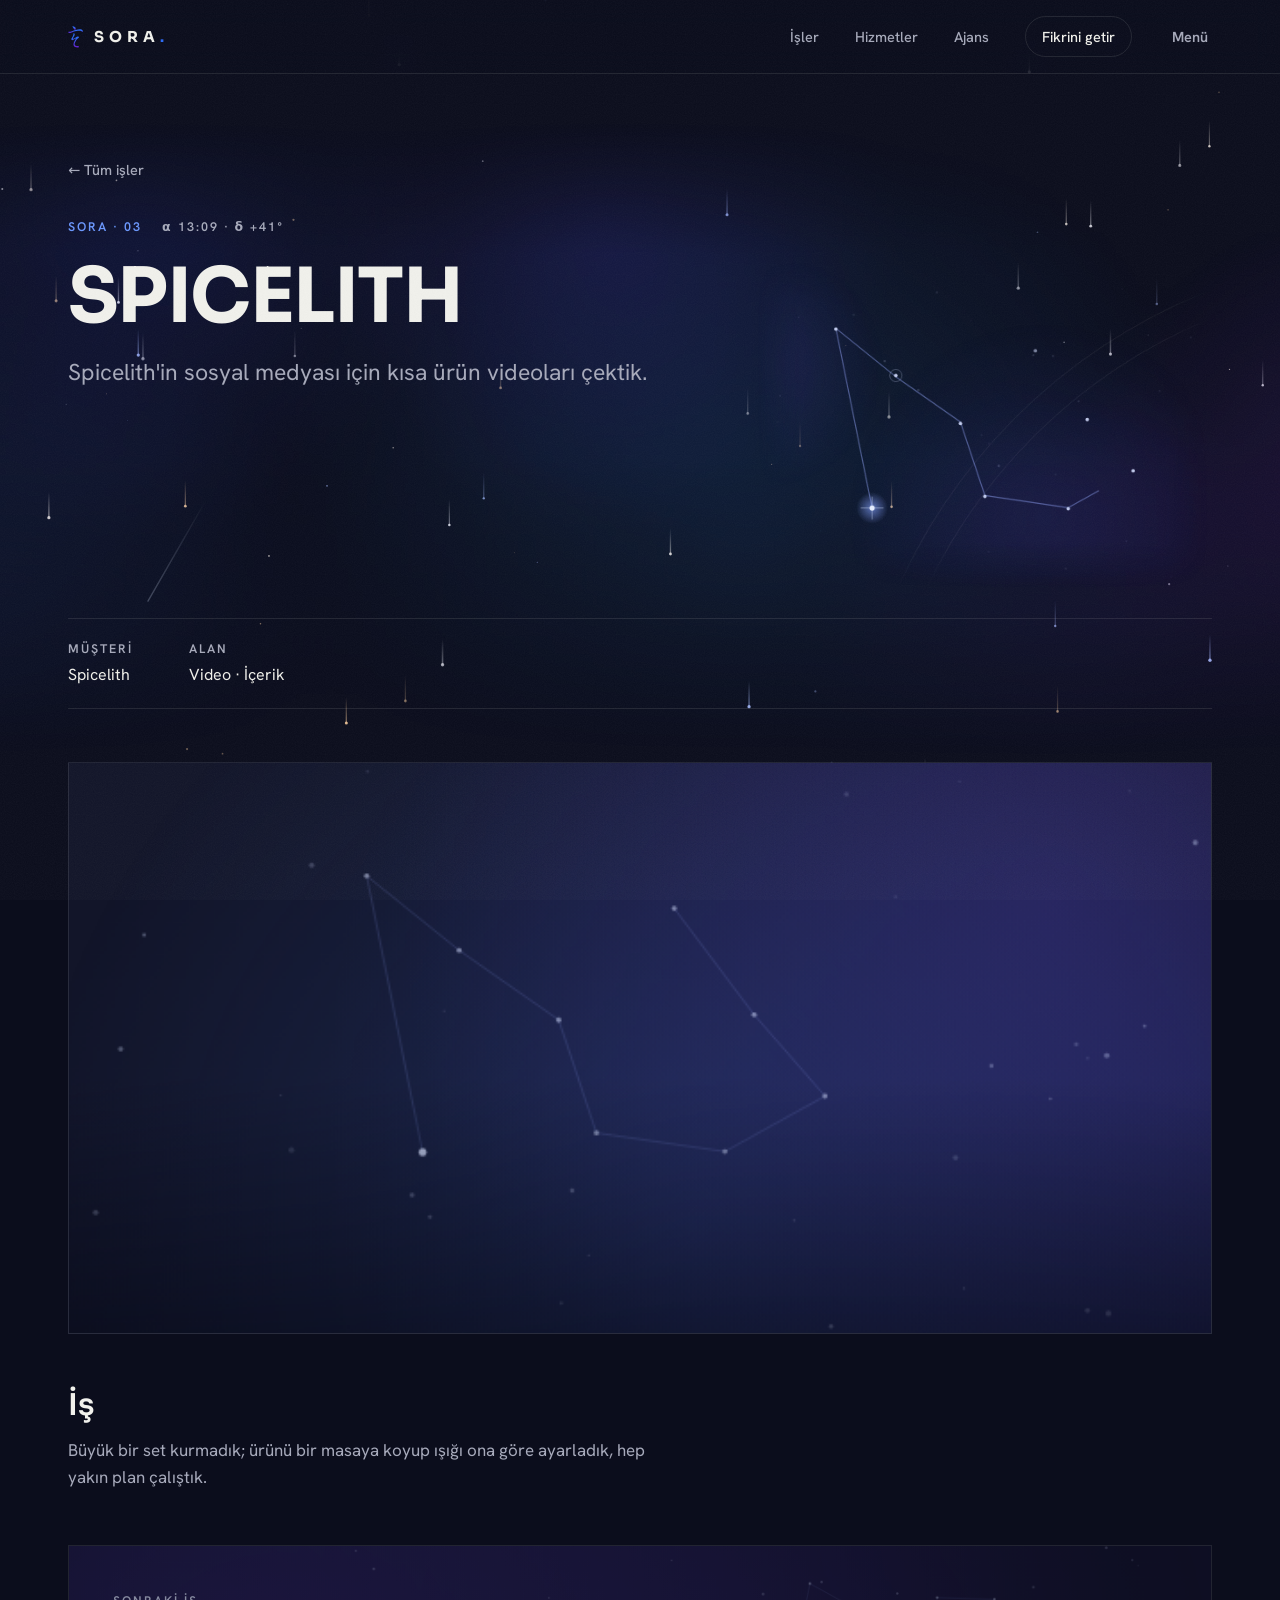
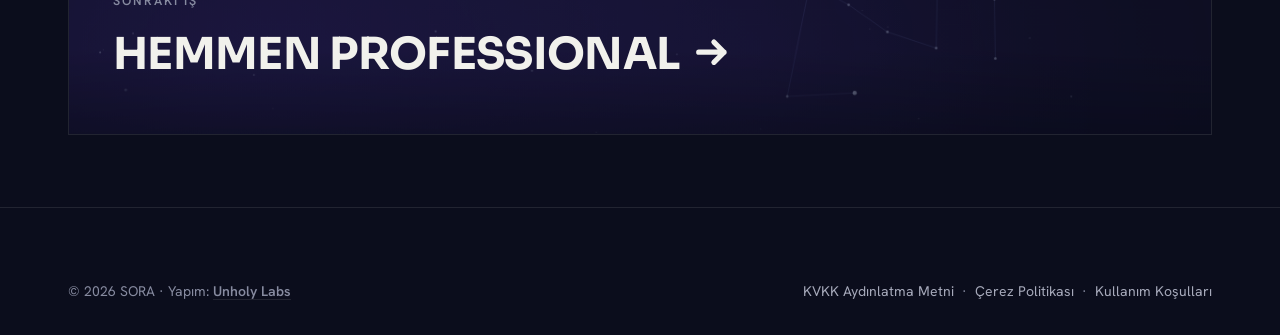
<file: isler/spicelith.html>
<!doctype html>
<html lang="tr">
<head>
<meta charset="utf-8">
<meta name="viewport" content="width=device-width, initial-scale=1">
<meta name="theme-color" content="#0b0d1c">
<title>Spicelith — SORA</title>
<meta name="description" content="SORA'nın Spicelith için çektiği kısa ürün videoları.">
<meta property="og:title" content="Spicelith — SORA">
<meta property="og:description" content="Ürünü bir masada, yakın plan çektik.">
<meta property="og:type" content="article">
<meta property="og:url" content="https://soradijital.com/isler/spicelith.html">
<meta property="og:image" content="https://soradijital.com/assets/og.jpg">
<meta property="og:image:width" content="1200">
<meta property="og:image:height" content="630">
<meta property="og:locale" content="tr_TR">
<meta name="twitter:card" content="summary_large_image">
<link rel="icon" href="data:image/svg+xml,%3Csvg xmlns=%22http://www.w3.org/2000/svg%22 viewBox=%22-36.37 0 236.61 236.61%22%3E%3Cdefs%3E%3ClinearGradient id=%22s%22 x1=%220%22 y1=%220%22 x2=%220%22 y2=%221%22%3E%3Cstop offset=%22.32%22 stop-color=%22%232c6bf6%22/%3E%3Cstop offset=%221%22 stop-color=%22%23651acf%22/%3E%3C/linearGradient%3E%3C/defs%3E%3Cg fill=%22url(%23s)%22%3E%3Cpath d=%22M110.99 216.18C117.79 216.6 124.43 225.22 117.5 230.29 107.78 236.61 86.93 233.04 77.11 228.29 51.49 216.13 60.11 182.83 71.48 162.98 75.69 155.35 80.87 148.09 84.44 140.35 87.38 134.15 84.26 134.74 77.73 137.77 74.42 139.32 70.82 141.31 68.83 142.38 65.45 144.2 61.94 146.02 58.5 147.83 52.69 150.77 46.38 154.62 40.72 151.3 37.01 148.5 35.65 142.42 37.03 137.94 39.27 132.02 43.94 126.68 46.81 120.85 53.11 109.14 60.45 92.55 59.8 79.79 59.95 75.63 64.01 76.04 66.6 78.33 73.15 83.87 75.94 92.52 71.47 100.24 66.86 109.52 61.12 118.22 56.45 127.41 55.26 130.06 50.57 138.06 57.14 136.29 67.57 133.56 75.77 128.12 84.76 123.3 93.05 119.19 101.38 112.28 111.19 113.18 114.71 113.57 118.25 115.47 119.76 118.78 122.66 126.47 111.84 130.93 106.98 134.83 104.67 136.45 102.6 138.4 100.71 140.56 88.73 153.95 61.76 194.93 79.07 210.56 87.99 217.53 100.18 214.84 110.81 216.15Z%22/%3E%3Cpath d=%22M24.76 74.15C19.53 75.75 13.33 76.36 8.53 73.31 4.69 71.36 0 63.47 6.33 61.79 19.38 61.89 32.21 58.67 44.53 54.57 57.43 50.45 69.48 46.6 82.59 42.41 98.46 37.34 114.43 33.45 131.08 33.44 143.81 33.62 154.84 38.01 161.52 48.69 162.79 50.77 163.88 53.16 163.68 55.63 163.46 59.15 160.26 62.09 156.77 61.63 153.27 61.17 150.21 58.1 147.25 56.33 134.13 47.43 109.84 50.76 94.72 53 72.28 56.85 45.29 67.53 24.88 74.12Z%22/%3E%3Cpath d=%22M78.88 40.26C73.96 41.06 70.37 37.07 67.88 33.37 63.22 26.97 59.36 19.76 55.01 13.18 53.16 10.07 50.2 7.51 48.51 4.34 47.43 2.13 48.01 0 50.51 0.18 60.37 1.52 70.74 4.43 77.87 11.65 81.24 15.2 83.35 19.73 84.06 24.57 84.53 29.73 85.71 38.84 79.07 40.23Z%22/%3E%3C/g%3E%3C/svg%3E">
<link rel="icon" type="image/png" sizes="32x32" href="../assets/favicon-32.png">
<link rel="apple-touch-icon" href="../apple-touch-icon.png">
<link rel="canonical" href="https://soradijital.com/isler/spicelith.html">
<link rel="manifest" href="../manifest.webmanifest">
<link rel="preload" href="../assets/fonts/Sora-normal-100-800-latin.woff2" as="font" type="font/woff2" crossorigin>
<link rel="preload" href="../assets/fonts/Sora-normal-100-800-latin-ext.woff2" as="font" type="font/woff2" crossorigin>
<link rel="preload" href="../assets/fonts/HankenGrotesk-normal-400-latin.woff2" as="font" type="font/woff2" crossorigin>
<link rel="preload" href="../assets/fonts/HankenGrotesk-normal-400-latin-ext.woff2" as="font" type="font/woff2" crossorigin>
<link rel="stylesheet" href="../assets/fonts.css?v=4e229690">
<link rel="stylesheet" href="../assets/style.css?v=e447e82c">
<script>/* Acilis emniyeti: site.js yuklenemese ya da patlasa bile sayfa giyinsin.
   Gezinme anina baglidir. Normal acilisla YARISMAZ: yalnizca mutlak zamanlayicilar
   var, load olayina bagli erken kaldirma YOK (o yarisi kazaninca koreografi capasi
   kurulmuyordu ve gokyuzu karanlik kaliyordu). */
(function(){var h=document.documentElement,a=function(){
if(h.classList.contains("yuklendi"))return;
h.classList.add("yuklendi");
if(window.__soraIntro===undefined)window.__soraIntro=performance.now()};
setTimeout(a,2600);
setTimeout(function(){if(!window.__soraCanli){a();h.classList.add("acil")}},3200);
/* site.js hic inmezse (404, cevrimdisi) 3,2 sn beklenmez: kaynak hatasi yakalama evresinde gelir.
   __soraCanli betigin EN SONUNDA verilir; betik inip yarida patlarsa yukaridaki zamanlayici yakalar. */
addEventListener("error",function(e){var s=e.target;if(s&&s.tagName==="SCRIPT"&&/\/site\.js/.test(s.src)&&!window.__soraCanli){a();h.classList.add("acil")}},true);})();</script>
<noscript><style>.rise{opacity:1;transform:none}.media{clip-path:none}.sat-ic{transform:none}</style></noscript>
</head>
<body>
<!-- marka isareti: bir kez tanimlanir, <use> ile kullanilir -->
<svg width="0" height="0" style="position:absolute" aria-hidden="true"><defs><linearGradient id="sora-g" x1="0" y1="0" x2="0" y2="1"><stop offset=".32" stop-color="#2c6bf6"/><stop offset="1" stop-color="#651acf"/></linearGradient><symbol id="sora-mark" viewBox="0 0 163.88 236.61"><g fill="url(#sora-g)"><path d="M110.99 216.18C117.79 216.6 124.43 225.22 117.5 230.29 107.78 236.61 86.93 233.04 77.11 228.29 51.49 216.13 60.11 182.83 71.48 162.98 75.69 155.35 80.87 148.09 84.44 140.35 87.38 134.15 84.26 134.74 77.73 137.77 74.42 139.32 70.82 141.31 68.83 142.38 65.45 144.2 61.94 146.02 58.5 147.83 52.69 150.77 46.38 154.62 40.72 151.3 37.01 148.5 35.65 142.42 37.03 137.94 39.27 132.02 43.94 126.68 46.81 120.85 53.11 109.14 60.45 92.55 59.8 79.79 59.95 75.63 64.01 76.04 66.6 78.33 73.15 83.87 75.94 92.52 71.47 100.24 66.86 109.52 61.12 118.22 56.45 127.41 55.26 130.06 50.57 138.06 57.14 136.29 67.57 133.56 75.77 128.12 84.76 123.3 93.05 119.19 101.38 112.28 111.19 113.18 114.71 113.57 118.25 115.47 119.76 118.78 122.66 126.47 111.84 130.93 106.98 134.83 104.67 136.45 102.6 138.4 100.71 140.56 88.73 153.95 61.76 194.93 79.07 210.56 87.99 217.53 100.18 214.84 110.81 216.15Z"/><path d="M24.76 74.15C19.53 75.75 13.33 76.36 8.53 73.31 4.69 71.36 0 63.47 6.33 61.79 19.38 61.89 32.21 58.67 44.53 54.57 57.43 50.45 69.48 46.6 82.59 42.41 98.46 37.34 114.43 33.45 131.08 33.44 143.81 33.62 154.84 38.01 161.52 48.69 162.79 50.77 163.88 53.16 163.68 55.63 163.46 59.15 160.26 62.09 156.77 61.63 153.27 61.17 150.21 58.1 147.25 56.33 134.13 47.43 109.84 50.76 94.72 53 72.28 56.85 45.29 67.53 24.88 74.12Z"/><path d="M78.88 40.26C73.96 41.06 70.37 37.07 67.88 33.37 63.22 26.97 59.36 19.76 55.01 13.18 53.16 10.07 50.2 7.51 48.51 4.34 47.43 2.13 48.01 0 50.51 0.18 60.37 1.52 70.74 4.43 77.87 11.65 81.24 15.2 83.35 19.73 84.06 24.57 84.53 29.73 85.71 38.84 79.07 40.23Z"/></g></symbol></defs></svg>

<a class="skip" href="#icerik">İçeriğe geç</a>

<nav>
  <div class="nav-in">
    <a class="wordmark" href="../index.html"><svg class="mark" aria-hidden="true" focusable="false"><use href="#sora-mark" xlink:href="#sora-mark"/></svg>SORA<span>.</span></a>
    <div class="nav-links">
      <a class="roll" href="../index.html#isler"><span data-t="İşler">İşler</span></a>
      <a class="roll" href="../index.html#hizmetler"><span data-t="Hizmetler">Hizmetler</span></a>
      <a class="roll" href="../index.html#ajans"><span data-t="Ajans">Ajans</span></a>
      <a class="cta" href="../index.html#iletisim">Fikrini getir</a>
      <button class="menu-btn" aria-expanded="false" aria-controls="menu">Menü</button>
    </div>
  </div>
</nav>

<div class="menu-overlay" id="menu" role="dialog" aria-modal="true" aria-label="Site menüsü">
  <a href="../index.html#ajans">AJANS</a>
  <a href="../index.html#isler">İŞLER</a>
  <a href="../index.html#hizmetler">HİZMETLER</a>
  <a href="../index.html#iletisim">İLETİŞİM</a>
  <button class="menu-kapat" type="button">Menüyü kapat</button>
  <div class="menu-meta"><span>İSTANBUL — <b class="saat" style="color:inherit">--:--</b></span><span>41,10° K · 29,00° D</span></div>
</div>

<main class="case" id="icerik">
  <div class="case-ust">
    <canvas class="gok" aria-hidden="true"></canvas>
    <div class="case-ust-ic shell">
    <a class="back rise" href="../index.html#isler">&larr; Tüm işler</a>
    <p class="case-kicker rise"><span class="no">SORA · 03</span><span>α 13:09 · δ +41°</span></p>
    <div class="case-baslik">
      <div>
        <h1 class="perde">SPICELITH</h1>
        <p class="case-lede satir">Spicelith'in sosyal medyası için kısa ürün videoları çektik.</p>
      </div>
      <canvas class="burc-sahne" width="520" height="380" data-ad="Spicelith" aria-hidden="true"></canvas>
    </div>
    <div class="facts rise">
      <div><b>MÜŞTERİ</b><span>Spicelith</span></div>
      <div><b>ALAN</b><span>Video · İçerik</span></div>
    </div>
    </div>
  </div>

  <div class="shell">
    <!-- Markadan gelen video assetleri bu ızgaraya yerleşecek -->
    <div class="media-grid rise">
      <div class="media wide"></div>
      <!-- GÖRSELLER GELİNCE AÇ: dar kutular, içlerine <img>/<video> (data-icerik yalnız not)
      <div class="media" data-icerik="Masaüstü çekim karesi"></div>
      <div class="media" data-icerik="Ürün detay karesi"></div>
      -->
    </div>
  
    <div class="case-text rise">
      <h2>İş</h2>
      <p>Büyük bir set kurmadık; ürünü bir masaya koyup ışığı ona göre ayarladık, hep yakın plan çalıştık.</p>
    </div>
  
    <a class="next-work rise" href="hemmen-professional.html" data-burc="Hemmen Professional" data-sira="4">
      <b>SONRAKİ İŞ</b>
      <span>HEMMEN PROFESSIONAL<svg class="ok-svg" viewBox="0 0 24 24" aria-hidden="true" focusable="false"><path d="M4 12h15M13 6l6 6-6 6"/></svg></span>
    </a>
  </div>
</main>

<!-- mobil: nav gizlenince görünen tek CTA -->
<div class="mobil-alt">
  <a class="mobil-cta" href="../index.html#iletisim">Fikrini getir</a>
  <a class="mobil-wp" href="https://wa.me/905383768400?text=Merhaba%20SORA%2C%20bir%20fikrim%20var." target="_blank" rel="noopener" aria-label="WhatsApp'tan yaz"><svg viewBox="0 0 24 24" aria-hidden="true" focusable="false"><path fill="currentColor" d="M17.472 14.382c-.297-.149-1.758-.867-2.03-.967-.273-.099-.471-.148-.67.15-.197.297-.767.966-.94 1.164-.173.199-.347.223-.644.075-.297-.15-1.255-.463-2.39-1.475-.883-.788-1.48-1.761-1.653-2.059-.173-.297-.018-.458.13-.606.134-.133.298-.347.446-.52.149-.174.198-.298.298-.497.099-.198.05-.371-.025-.52-.075-.149-.669-1.612-.916-2.207-.242-.579-.487-.5-.669-.51-.173-.008-.371-.01-.57-.01-.198 0-.52.074-.792.372-.272.297-1.04 1.016-1.04 2.479 0 1.462 1.065 2.875 1.213 3.074.149.198 2.096 3.2 5.077 4.487.709.306 1.262.489 1.694.625.712.227 1.36.195 1.871.118.571-.085 1.758-.719 2.006-1.413.248-.694.248-1.289.173-1.413-.074-.124-.272-.198-.57-.347m-5.421 7.403h-.004a9.87 9.87 0 01-5.031-1.378l-.361-.214-3.741.982.998-3.648-.235-.374a9.86 9.86 0 01-1.51-5.26c.001-5.45 4.436-9.884 9.888-9.884 2.64 0 5.122 1.03 6.988 2.898a9.825 9.825 0 012.893 6.994c-.003 5.45-4.437 9.884-9.885 9.884m8.413-18.297A11.815 11.815 0 0012.05 0C5.495 0 .16 5.335.157 11.892c0 2.096.547 4.142 1.588 5.945L.057 24l6.305-1.654a11.882 11.882 0 005.683 1.448h.005c6.554 0 11.89-5.335 11.893-11.893a11.821 11.821 0 00-3.48-8.413z"/></svg></a>
</div>

<footer>
  <div class="shell foot-duz">
    <span>© 2026 SORA · Yapım: <a class="yapim" href="https://unholylabs.com" target="_blank" rel="noopener">Unholy Labs</a></span>
    <span class="yasal"><a href="../kvkk.html">KVKK Aydınlatma Metni</a><span class="ayrac" aria-hidden="true"> &nbsp;·&nbsp; </span><a href="../cerez-politikasi.html">Çerez Politikası</a><span class="ayrac" aria-hidden="true"> &nbsp;·&nbsp; </span><a href="../kullanim-kosullari.html">Kullanım Koşulları</a></span>
  </div>
</footer>

<script src="../assets/site.js?v=dcbf9864"></script>
</body>
</html>
</file>
<file: assets/fonts.css>
@font-face{font-family:Fraunces;font-style:italic;font-weight:300 600;font-display:swap;src:url(fonts/Fraunces-italic-300-600-tr.woff2) format("woff2");unicode-range:U+0020,U+002B-002E,U+0030-003A,U+0061-007A,U+00B0,U+00B7,U+00E7,U+00F6,U+00FC,U+0131,U+2019,U+2212}@font-face{font-family:Fraunces;font-style:italic;font-weight:300 600;font-display:swap;src:url(fonts/Fraunces-italic-300-600-tr-ext.woff2) format("woff2");unicode-range:U+011F,U+015F}@font-face{font-family:Hanken Grotesk;font-style:normal;font-weight:100 900;font-display:swap;src:url(fonts/HankenGrotesk-normal-400-latin-ext.woff2) format("woff2");unicode-range:U+0100-02BA,U+02BD-02C5,U+02C7-02CC,U+02CE-02D7,U+02DD-02FF,U+0304,U+0308,U+0329,U+1D00-1DBF,U+1E00-1E9F,U+1EF2-1EFF,U+2020,U+20A0-20AB,U+20AD-20C0,U+2113,U+2C60-2C7F,U+A720-A7FF}@font-face{font-family:Hanken Grotesk;font-style:normal;font-weight:100 900;font-display:swap;src:url(fonts/HankenGrotesk-normal-400-latin.woff2) format("woff2");unicode-range:U+0000-00FF,U+0131,U+0152-0153,U+02BB-02BC,U+02C6,U+02DA,U+02DC,U+0304,U+0308,U+0329,U+2000-206F,U+20AC,U+2122,U+2191,U+2193,U+2212,U+2215,U+FEFF,U+FFFD}@font-face{font-family:Sora;font-style:normal;font-weight:100 800;font-display:swap;src:url(fonts/Sora-normal-100-800-latin-ext.woff2) format("woff2");unicode-range:U+0100-02BA,U+02BD-02C5,U+02C7-02CC,U+02CE-02D7,U+02DD-02FF,U+0304,U+0308,U+0329,U+1D00-1DBF,U+1E00-1E9F,U+1EF2-1EFF,U+2020,U+20A0-20AB,U+20AD-20C0,U+2113,U+2C60-2C7F,U+A720-A7FF}@font-face{font-family:Sora;font-style:normal;font-weight:100 800;font-display:swap;src:url(fonts/Sora-normal-100-800-latin.woff2) format("woff2");unicode-range:U+0000-00FF,U+0131,U+0152-0153,U+02BB-02BC,U+02C6,U+02DA,U+02DC,U+0304,U+0308,U+0329,U+2000-206F,U+20AC,U+2122,U+2191,U+2193,U+2212,U+2215,U+FEFF,U+FFFD}
</file>
<file: assets/style.css>
html{color-scheme:dark}:root{--ground:#0b0d1c;--surface:#121529;--line:rgba(241,241,236,.1);--text:#f1f1ec;--muted:#a7aabb;--faint:#878ba0;--blue:#2c6bf6;--blue-metin:#6b98ff;--violet:#651acf;--hata-cizgi:#ff7b7b;--hata:#ff9c9c;--hata-etiket:#ffb4b4;--oluk:clamp(20px,4vw,48px);--kap:1240px;--kenar:max(var(--oluk),calc((100% - var(--kap)) / 2 + var(--oluk)));--t-bolum:clamp(min(52px,15.5vw),9.5vw,132px);--etiket:12.5px;--etiket-kucuk:11px;--etiket-aralik:.16em;--ease-out:cubic-bezier(.16,1,.3,1);--ease-inout:cubic-bezier(.76,0,.24,1);--display:"Sora",ui-sans-serif,system-ui,sans-serif;--body:"Hanken Grotesk",ui-sans-serif,system-ui,sans-serif;--serif:"Fraunces",Georgia,"Times New Roman",serif}*{box-sizing:border-box}html{scroll-behavior:smooth}html,body{overflow-x:clip}@supports not (overflow:clip){html{overflow-x:hidden}@media(max-width:860px),(max-height:619px),(max-aspect-ratio:4/5){body{overflow-x:hidden}}}body{margin:0;background:var(--ground);color:var(--text);font-family:var(--body);font-size:17px;line-height:1.6;-webkit-font-smoothing:antialiased}::selection{background:var(--blue);color:#fff}a{color:inherit}img{max-width:100%;display:block}a:focus-visible,button:focus-visible{outline:2px solid var(--blue);outline-offset:3px;border-radius:2px}.skip{position:absolute;left:-9999px;top:0;z-index:100;background:var(--text);color:var(--ground);padding:10px 18px;font-weight:600;text-decoration:none}.skip:focus{left:0}.shell{max-width:var(--kap);margin:0 auto;padding:0 var(--oluk)}main,footer{position:relative;z-index:1}header.hero{position:relative;z-index:0}html.yuklendi body:after{content:"";position:fixed;inset:0;z-index:70;pointer-events:none;opacity:.05;background-image:url("data:image/svg+xml,%3Csvg xmlns='http://www.w3.org/2000/svg' width='180' height='180'%3E%3Cfilter id='n'%3E%3CfeTurbulence type='fractalNoise' baseFrequency='0.9' numOctaves='2'/%3E%3CfeColorMatrix type='saturate' values='0'/%3E%3C/filter%3E%3Crect width='100%25' height='100%25' filter='url(%23n)'/%3E%3C/svg%3E");background-size:180px}.yildiz{position:fixed;inset:0;z-index:0;pointer-events:none}.curtain{position:fixed;inset:0;z-index:90;background:#070916;transition:transform .9s var(--ease-inout) .1s,visibility 0s 1.1s;animation:perdeEmniyet .6s var(--ease-inout) 6s forwards}@keyframes perdeEmniyet{to{transform:translateY(calc(-101% - 16vh));visibility:hidden}}.curtain .c-glyph{position:absolute;top:50%;left:50%;width:54px;height:78px;transform:translate(-50%,-82%);opacity:0;animation:cizim .7s var(--ease-out) .05s both}@keyframes cizim{0%{opacity:0;clip-path:inset(-8% -8% 104% -8%)}30%{opacity:1}to{opacity:1;clip-path:inset(-8% -8% -8% -8%)}}html.cikis .curtain .c-glyph{animation:none;opacity:1;clip-path:none;transform:translate(-50%,-92%)}.curtain .c-mark{position:absolute;top:50%;left:50%;transform:translate(-50%,calc(-50% + 34px));font-family:var(--display);font-weight:700;letter-spacing:.34em;font-size:15px;opacity:0;animation:soluk .5s ease .1s forwards}.curtain .c-sayi{position:absolute;right:var(--oluk);bottom:20px;font-family:var(--display);font-weight:700;line-height:1;font-size:clamp(48px,9vw,110px);letter-spacing:-.02em;color:#f1f1ec47;font-variant-numeric:tabular-nums}html.yuklendi .curtain:after{content:"";position:absolute;top:100%;left:0;right:0;height:16vh;background:#070916;-webkit-mask-image:linear-gradient(#000 0 18%,transparent 46%),url("data:image/svg+xml,%3Csvg xmlns='http://www.w3.org/2000/svg' width='700' height='160'%3E%3Cfilter id='b'%3E%3CfeTurbulence type='fractalNoise' baseFrequency='0.009 0.02' numOctaves='2' seed='7'/%3E%3CfeColorMatrix values='0 0 0 0 0 0 0 0 0 0 0 0 0 0 0 5 0 0 0 -1.8'/%3E%3C/filter%3E%3Crect width='100%25' height='100%25' filter='url(%23b)'/%3E%3C/svg%3E"),linear-gradient(#000 30%,transparent);mask-image:linear-gradient(#000 0 18%,transparent 46%),url("data:image/svg+xml,%3Csvg xmlns='http://www.w3.org/2000/svg' width='700' height='160'%3E%3Cfilter id='b'%3E%3CfeTurbulence type='fractalNoise' baseFrequency='0.009 0.02' numOctaves='2' seed='7'/%3E%3CfeColorMatrix values='0 0 0 0 0 0 0 0 0 0 0 0 0 0 0 5 0 0 0 -1.8'/%3E%3C/filter%3E%3Crect width='100%25' height='100%25' filter='url(%23b)'/%3E%3C/svg%3E"),linear-gradient(#000 30%,transparent);-webkit-mask-size:100% 100%,100% 160px,100% 100%;mask-size:100% 100%,100% 160px,100% 100%;-webkit-mask-repeat:no-repeat,repeat,no-repeat;mask-repeat:no-repeat,repeat,no-repeat;-webkit-mask-composite:source-over,source-in;mask-composite:add,intersect}@keyframes soluk{to{opacity:1}}html.yuklendi .curtain{transform:translateY(calc(-101% - 16vh));visibility:hidden}html.cikis .curtain{animation:none}html.yuklendi.cikis .curtain{transform:none;visibility:visible;transition:transform .55s var(--ease-inout)}html.cikis .curtain .c-sayi{display:none}html.cikis .curtain .c-mark{animation:none;opacity:1}html.icgelis .curtain .c-sayi,html.icgelis .curtain .c-glyph,html.icgelis .curtain .c-mark{display:none}.gecis{position:fixed;inset:0;width:100%;height:100%;z-index:88;pointer-events:none}.progress{position:fixed;top:0;left:0;right:0;height:2px;z-index:60;background:var(--blue);transform:scaleX(0);transform-origin:left}.cur{position:fixed;top:0;left:0;z-index:80;pointer-events:none;opacity:0;transition:opacity .3s;mix-blend-mode:difference}.cur.etiket{mix-blend-mode:normal}.cur.aktif{opacity:1}.cur:before{content:"";display:block;width:10px;height:10px;margin:-5px 0 0 -5px;border-radius:50%;background:#fff;transition:transform .3s var(--ease-out)}.cur.buyuk:before{transform:scale(3.4)}.cur.etiket:before{transform:scale(7)}.cur .cur-txt{position:absolute;top:0;left:0;transform:translate(-50%,-50%);font-size:11px;font-weight:600;letter-spacing:.08em;color:#000;opacity:0;transition:opacity .2s;pointer-events:none;white-space:nowrap}.cur.etiket .cur-txt{opacity:1}.roll{overflow:hidden;display:inline-block;vertical-align:top;text-decoration:none}.roll span{position:relative;display:block;transition:transform .5s var(--ease-out)}.roll span:after{content:attr(data-t);content:attr(data-t) / "";position:absolute;left:0;top:100%}.roll:hover span,.roll:focus-visible span{transform:translateY(-100%)}nav{position:fixed;inset:0 0 auto;z-index:50;-webkit-backdrop-filter:blur(14px);backdrop-filter:blur(14px);background:#0b0d1cb8;border-bottom:1px solid var(--line);transition:transform .45s var(--ease-out)}nav.gizli{transform:translateY(-101%)}.nav-in{max-width:var(--kap);margin:0 auto;padding:16px var(--oluk);display:flex;align-items:center;justify-content:space-between;gap:24px}.wordmark{font-family:var(--display);font-weight:700;letter-spacing:.34em;font-size:15px;text-decoration:none;display:inline-flex;align-items:center}.wordmark .mark{width:15px;height:22px;display:block;flex:0 0 auto;margin-right:11px}.wordmark span{color:var(--blue)}.nav-links{display:flex;gap:clamp(16px,3vw,36px);align-items:center}.nav-links a{text-decoration:none;font-size:14.5px;font-weight:500;color:var(--muted);transition:color .2s,opacity .3s}.nav-links a:hover,.nav-links a:focus-visible{color:var(--text)}.nav-links a.cta{color:var(--text);padding:8px 16px;border:1px solid var(--line);border-radius:999px;transition:border-color .25s,background .25s,color .25s,opacity .3s;display:inline-block}.nav-links a.cta:hover{border-color:var(--text);background:var(--text);color:var(--ground)}body.menu-open .nav-links a{opacity:0;visibility:hidden;transition:opacity .3s,visibility 0s .3s}.menu-btn{display:block;font-family:var(--body);font-weight:600;font-size:14.5px;color:var(--muted);background:none;border:none;padding:8px 4px;cursor:pointer;transition:color .2s}.menu-btn:hover{color:var(--text)}@media(max-width:720px){.nav-links a:not(.cta){display:none}}@media(max-width:360px){.nav-in,.nav-links{gap:12px}.nav-links a.cta{padding:8px 12px}}.menu-overlay{position:fixed;inset:0;z-index:40;background:#0b0d1cdb;-webkit-backdrop-filter:blur(16px);backdrop-filter:blur(16px);display:flex;flex-direction:column;justify-content:center;padding:0 var(--kenar);gap:4px;transform:translateY(-102%);visibility:hidden;overflow-y:auto;transition:transform .65s var(--ease-inout),visibility 0s .65s}body.menu-open .menu-overlay{transform:none;visibility:visible;transition:transform .65s var(--ease-inout)}html.menu-open,body.menu-open{overflow:hidden}.menu-overlay a{font-family:var(--display);font-weight:700;font-size:clamp(34px,7.5vw,72px);letter-spacing:-.015em;color:var(--text);text-decoration:none;display:flex;align-items:baseline;padding:clamp(10px,1.6vh,18px) 0;border-bottom:1px solid var(--line);opacity:0;transform:translateY(28px);transition:transform .55s var(--ease-out),opacity .4s ease,color .25s,padding-left .4s var(--ease-out);max-width:820px}.menu-overlay a:hover{color:var(--blue);padding-left:16px}.menu-overlay a:last-of-type{border-bottom:none}.menu-overlay a:nth-of-type(1){transition-delay:.12s}.menu-overlay a:nth-of-type(2){transition-delay:.08s}.menu-overlay a:nth-of-type(3){transition-delay:.04s}.menu-overlay a:nth-of-type(4){transition-delay:0s}body.menu-open .menu-overlay a{opacity:1;transform:none}body.menu-open .menu-overlay a:nth-of-type(1){transition-delay:.18s}body.menu-open .menu-overlay a:nth-of-type(2){transition-delay:.26s}body.menu-open .menu-overlay a:nth-of-type(3){transition-delay:.34s}body.menu-open .menu-overlay a:nth-of-type(4){transition-delay:.42s}.menu-meta{position:absolute;left:var(--kenar);right:var(--kenar);bottom:26px;display:flex;justify-content:space-between;gap:16px;flex-wrap:wrap;font-size:var(--etiket);font-weight:600;letter-spacing:var(--etiket-aralik);color:var(--faint);font-variant-numeric:tabular-nums;opacity:0;transition:opacity .5s ease .3s}body.menu-open .menu-meta{opacity:1}.menu-kapat{position:absolute;top:calc(74px + clamp(12px,2vh,22px));right:var(--kenar);font-family:var(--body);font-weight:600;font-size:13px;letter-spacing:.08em;color:var(--muted);background:none;border:none;padding:10px 4px;cursor:pointer;opacity:0;transition:color .2s,opacity .5s ease .3s}body.menu-open .menu-kapat{opacity:1}.menu-kapat:hover{color:var(--text)}.menu-kapat:not(:focus-visible){clip-path:inset(50%);width:1px;height:1px;overflow:hidden;white-space:nowrap;padding:0}@media(max-height:780px){.menu-overlay{justify-content:center;padding-top:150px;padding-bottom:24px}.menu-overlay a{font-size:clamp(24px,4.6vh,44px);padding:clamp(8px,1.2vh,14px) 0}.menu-meta{position:static;left:auto;right:auto;bottom:auto;padding-top:20px}}.gok{position:absolute;inset:-16%;width:132%;height:132%;filter:blur(18px) saturate(1.3);opacity:.45;z-index:0;pointer-events:none}.contact .gok{opacity:.3}.gok.ic-blur{filter:none}.gok.bekliyor{filter:none;opacity:0}.gok.canli{inset:0;width:100%;height:100%;filter:none;opacity:.62}.hero{min-height:100vh;min-height:100svh;display:flex;flex-direction:column;justify-content:flex-end;padding-top:120px;padding-bottom:clamp(40px,7vh,80px);overflow:hidden}.hero>:not(.gok){position:relative;z-index:1}.hero .gok{z-index:0}.hero-ic{flex:1;width:100%;display:flex;flex-direction:column;justify-content:flex-end}.hero .kicker{font-size:14px;font-weight:600;letter-spacing:.22em;color:var(--muted);margin:0 0 22px;opacity:0;transition:opacity .8s ease 1.05s}html.yuklendi .hero .kicker{opacity:1}.hero h1{font-family:var(--display);font-weight:700;font-size:clamp(44px,10.5vw,150px);line-height:.98;letter-spacing:-.015em;margin:0 0 34px;display:flex;flex-direction:column;will-change:transform}.hero h1 .l{display:block;overflow:hidden;padding:.2em .06em .2em 0;margin:-.2em 0;will-change:transform}.hero h1 .l:nth-child(2){margin-left:clamp(28px,9vw,150px)}.hero h1 .l:nth-child(4){margin-left:clamp(56px,18vw,300px)}.hero h1 .li.it{font-family:var(--serif);font-style:italic;font-weight:380;font-size:.9em;letter-spacing:.01em;color:var(--text)}.hero h1 .li{display:block}.hero h1 .hrf{display:inline-block;transform:translateY(125%);transition:transform .9s var(--ease-out) calc(.55s + var(--i)*32ms)}html.yuklendi .hero h1 .hrf{transform:none}.hero h1 em{font-style:normal;color:var(--blue)}.hero-foot{display:flex;justify-content:space-between;align-items:flex-end;gap:32px;opacity:0;transition:opacity .9s ease 1.3s}html.yuklendi .hero-foot{opacity:1}.hero .sub{font-size:clamp(17px,2vw,20px);color:var(--muted);max-width:44ch;margin:0}.foot-sag{display:flex;flex-direction:column;align-items:flex-end;gap:12px}.konum{font-size:var(--etiket);font-weight:600;letter-spacing:var(--etiket-aralik);color:var(--muted);white-space:nowrap;font-variant-numeric:tabular-nums}.scroll-hint{font-size:var(--etiket);font-weight:600;letter-spacing:var(--etiket-aralik);color:var(--faint);white-space:nowrap;display:flex;align-items:center;gap:12px}.scroll-hint:after{content:"";width:56px;height:1px;background:var(--faint);transform-origin:left;animation:nabiz 2.6s var(--ease-inout) infinite}@keyframes nabiz{0%,to{transform:scaleX(.35)}50%{transform:scaleX(1)}}.scroll-hint.durgun:after,body.menu-open .scroll-hint:after{animation-play-state:paused}.hero .kicker,.konum,.scroll-hint{text-shadow:0 1px 10px rgba(7,9,22,.95),0 0 22px rgba(7,9,22,.7)}@media(max-width:640px){.hero-foot{flex-direction:column;align-items:flex-start;gap:16px}.foot-sag{flex-direction:row;align-items:center;gap:22px}}@media(max-height:860px){.hero{padding-top:96px;padding-bottom:clamp(24px,4vh,48px)}.hero h1{font-size:clamp(40px,min(10.5vw,13vh),150px);margin-bottom:22px}.hero .kicker{margin-bottom:14px}}@media(max-height:500px)and (orientation:landscape){.hero{padding-top:84px;padding-bottom:16px}.hero h1{font-size:clamp(34px,11vh,150px);font-size:clamp(34px,11svh,150px);margin-bottom:14px}.hero .kicker{margin-bottom:10px}}.band{overflow:hidden;border-top:1px solid var(--line);border-bottom:1px solid var(--line);padding:20px 0;transform:rotate(-1.6deg) scale(1.03);margin:-10px 0 clamp(24px,4vh,48px);background:var(--ground);position:relative;z-index:2}.band-in{display:flex;gap:clamp(40px,6vw,88px);width:max-content;will-change:transform}.band span{font-family:var(--display);font-weight:700;font-size:clamp(22px,3.2vw,38px);letter-spacing:0;white-space:nowrap;color:#f1f1ec52}.band span.dolu{color:var(--text)}section{padding:clamp(72px,12vh,140px) 0 clamp(48px,8vh,96px);scroll-margin-top:64px}section+section{border-top:1px solid var(--line)}.giant{font-family:var(--display);font-weight:700;font-size:var(--t-bolum);line-height:1.08;letter-spacing:-.02em;margin:0 0 clamp(32px,6vh,64px);color:var(--text);will-change:transform}.giant em{font-style:normal;color:var(--blue)}.manifesto{font-size:clamp(24px,3.6vw,44px);line-height:1.32;font-weight:500;font-family:var(--display);max-width:24ch;margin:0 0 28px;text-wrap:balance}.manifesto .kelime{display:inline-block;opacity:.12;filter:blur(6px);transform:translateY(8px);transition:opacity .5s ease,filter .5s ease,transform .5s var(--ease-out)}.manifesto .kelime.ac{opacity:1;filter:none;transform:none}.manifesto .kelime.vurgu{font-family:var(--serif);font-style:italic;font-weight:400;font-size:1.04em;color:var(--blue)}p.dim{color:var(--muted);max-width:58ch;margin:0 0 16px}.sag{max-width:760px;margin-left:auto}@media(max-width:860px){.sag{margin-left:0}}#isler{padding:0}.yatay{height:340vh;height:calc(100svh + var(--sabit,240svh));position:relative}@supports not (height:1svh){.yatay{height:calc(100vh + var(--sabit,240vh))}}.yatay-sabit{position:sticky;top:0;height:100vh;height:100svh;display:flex;flex-direction:column;justify-content:flex-start;padding-top:clamp(88px,12vh,140px);gap:clamp(24px,5vh,52px);overflow:hidden}.yatay-sabit .giant{margin:0 auto;width:100%;max-width:var(--kap);padding:0 var(--oluk)}@media(min-width:861px)and (min-height:620px){.yatay-sabit .giant{font-size:min(var(--t-bolum),14svh)}}@supports not (height:1svh){@media(min-width:861px)and (min-height:620px){.yatay-sabit .giant{font-size:min(var(--t-bolum),14vh)}}}.ray{--kart:min(74vw,880px,calc((78svh - 270px) * 16 / 9));display:flex;align-items:stretch;gap:clamp(20px,3vw,44px);padding:0 var(--kenar);will-change:transform}@supports not (height:1svh){.ray{--kart:min(74vw,880px,calc((78vh - 270px) * 16 / 9))}}.ray .work{flex:0 0 var(--kart)}@media(min-width:861px){.ray .work,.ray .son{max-width:880px}}.ray .son{flex:0 0 min(48vw,520px,var(--kart));border:1px solid var(--line);display:flex;align-items:center;justify-content:center;text-decoration:none;text-align:center;padding:32px;position:relative;overflow:hidden;transition:border-color .3s,background .3s}.ray .son .kapak-gok{opacity:.55;transition:opacity .45s}.ray .son:hover .kapak-gok{opacity:1}.ray .son span{position:relative;font-family:var(--display);font-weight:700;font-size:clamp(22px,2.6vw,34px);line-height:1.2;letter-spacing:-.01em;color:var(--muted);transition:color .3s}.ray .son:hover{border-color:#f1f1ec4d}.ray .son:hover span{color:var(--text)}@media(max-width:860px),(max-height:619px),(max-aspect-ratio:4/5){#isler{padding:clamp(72px,12vh,140px) 0 clamp(48px,8vh,96px)}.yatay{height:auto}.yatay-sabit{position:static;height:auto;overflow:visible;gap:32px;padding-top:0}.ray{flex-direction:column;transform:none!important}.ray .work,.ray .son{flex:1 1 auto;width:auto}.ray .work,.ray .son{max-width:min(880px,calc((100vh - 130px) * 16 / 9));max-width:min(880px,calc((100svh - 130px) * 16 / 9))}.ray .son{padding:44px 24px}}.work{display:flex;flex-direction:column;gap:14px;text-decoration:none;container-type:inline-size}.work .cover{aspect-ratio:16/9;background:var(--surface);border:1px solid var(--line);display:flex;align-items:flex-end;padding:clamp(20px,3vw,40px);position:relative;overflow:hidden;transition:border-color .3s,clip-path 1.2s var(--ease-inout);clip-path:inset(0 14% 0 14%)}.work.in .cover{clip-path:inset(0 0 0 0)}.kapak-gok{position:absolute;inset:0;width:100%;height:100%;pointer-events:none}.work .ghost{position:absolute;right:2%;bottom:-16%;font-family:var(--display);font-weight:700;line-height:1;font-size:clamp(180px,26vw,380px);color:#f1f1ec0d;pointer-events:none;user-select:none;will-change:transform;transition:color .45s ease}.work:hover .ghost{color:#f1f1ec17}.work .cover:after{content:"";position:absolute;left:0;right:0;bottom:0;height:2px;background:var(--blue);transform:scaleX(0);transform-origin:left;transition:transform .45s var(--ease-inout)}.work:hover .cover{border-color:#f1f1ec40}.work:hover .cover:after{transform:scaleX(1)}.work .cover-name{font-family:var(--display);font-weight:700;font-size:clamp(26px,3.6vw,48px);font-size:clamp(26px,min(3.6vw,8.4cqi),48px);letter-spacing:-.015em;line-height:1.05;color:var(--text);position:relative;text-shadow:0 2px 16px rgba(7,9,22,.65);transition:transform .5s var(--ease-out)}.work:hover .cover-name{transform:translate(14px)}.work .meta{display:flex;justify-content:space-between;gap:16px;align-items:baseline;flex-wrap:wrap}.work .meta .what{font-size:15.5px;color:var(--muted);max-width:52ch}.work .meta .tags{font-size:var(--etiket);font-weight:600;letter-spacing:var(--etiket-aralik);color:var(--faint);white-space:nowrap}.work .plaka{position:absolute;top:14px;left:16px;font-family:var(--body);font-size:var(--etiket-kucuk);font-weight:600;letter-spacing:var(--etiket-aralik);color:var(--blue-metin);font-variant-numeric:tabular-nums;transition:opacity .5s ease .7s}.work .plaka-koor{position:absolute;bottom:14px;right:16px;font-family:var(--serif);font-style:italic;font-weight:380;font-size:13px;letter-spacing:.02em;color:#f1f1ec73;font-variant-numeric:tabular-nums;transition:opacity .5s ease .7s}@media(max-width:640px){.work .plaka-koor{display:none}}.svc-list{border-top:1px solid var(--line)}.svc-row{display:grid;grid-template-columns:minmax(0,7fr) minmax(0,5fr);gap:12px 32px;align-items:center;padding:32px 0;border-bottom:1px solid var(--line);transition:opacity .35s ease,padding-left .45s var(--ease-out)}@media(max-width:720px){.svc-row{grid-template-columns:1fr;gap:8px}}.svc-row h3{font-family:var(--display);font-weight:600;font-size:clamp(26px,4.2vw,54px);line-height:1.15;letter-spacing:-.01em;margin:0;color:var(--text);transition:color .35s ease}@media(hover:hover)and (pointer:fine){.svc-row h3{color:var(--faint)}.svc-list:hover .svc-row{opacity:.35}.svc-list:hover .svc-row:hover{opacity:1;padding-left:20px}.svc-row:hover h3{color:var(--text)}}.svc-row p{margin:0;color:var(--muted);font-size:clamp(15.5px,1.8vw,17.5px);line-height:1.55;text-wrap:pretty}.spor{margin-top:clamp(64px,11vh,120px);display:grid;grid-template-columns:minmax(0,7fr) minmax(0,5fr);gap:14px 32px;align-items:start}@media(max-width:720px){.spor{grid-template-columns:1fr}}.spor h3{font-family:var(--display);font-weight:600;font-size:clamp(28px,3.6vw,46px);line-height:1.12;letter-spacing:-.012em;margin:0;color:var(--text);max-width:13ch;text-wrap:balance}.spor p{margin:0;color:var(--muted);font-size:clamp(15.5px,1.8vw,17.5px);line-height:1.6;max-width:44ch;text-wrap:pretty}.refs{margin-top:36px;padding-top:22px;border-top:1px solid var(--line);display:flex;gap:14px 28px;align-items:baseline;flex-wrap:wrap}.refs b{font-size:var(--etiket);font-weight:600;letter-spacing:var(--etiket-aralik);color:var(--faint);margin-right:8px}@media(max-width:640px){.refs b{width:100%;margin-right:0}}.refs span{font-family:var(--display);font-weight:600;font-size:16px;color:var(--muted)}.ray-bar{display:flex;align-items:center;gap:20px;width:100%;max-width:var(--kap);margin:0 auto;padding:0 var(--oluk)}.ray-doluluk{flex:1;height:1px;background:var(--line);position:relative;overflow:hidden}.ray-doluluk:after{content:"";position:absolute;inset:0;background:var(--blue);transform:scaleX(var(--p,0));transform-origin:left}.ray-sayi{font-family:var(--body);font-weight:600;font-size:var(--etiket);letter-spacing:var(--etiket-aralik);color:var(--faint);font-variant-numeric:tabular-nums;white-space:nowrap}@media(max-width:860px),(max-height:619px),(max-aspect-ratio:4/5){.ray-bar{display:none}}.ok-svg{display:inline-block;vertical-align:-.09em;width:.92em;height:.92em;margin-left:.26em;fill:none;stroke:currentColor;stroke-width:3.1;stroke-linecap:round;stroke-linejoin:round}.work .cover .kapak-gok,.media .kapak-gok{transition:filter .5s var(--ease-out)}.work:hover .cover .kapak-gok,.media:hover .kapak-gok{filter:brightness(1.32) saturate(1.12)}.foot-glyph{position:absolute;right:clamp(20px,6vw,80px);bottom:-36px;width:clamp(140px,16vw,220px);height:auto;aspect-ratio:163.88/236.61;opacity:.05;pointer-events:none}@media(max-width:720px){.foot-glyph{display:none}}.yapim{color:inherit;font-weight:600;text-decoration:underline;text-decoration-thickness:1px;text-underline-offset:3px;text-decoration-color:var(--line);transition:color .2s,text-decoration-color .2s}.yapim:hover{color:var(--text);text-decoration-color:var(--blue)}@media(max-width:860px){.yasal{display:flex;flex-wrap:wrap;column-gap:24px}.yasal .ayrac{display:none}}.contact{position:relative;overflow:hidden;--faint:#9195ab}.contact>.shell{position:relative;z-index:1}.contact .gok{left:0;right:0;width:100%;-webkit-mask-image:linear-gradient(to bottom,transparent 12%,#000 30%,#000 70%,transparent 88%);mask-image:linear-gradient(to bottom,transparent 12%,#000 30%,#000 70%,transparent 88%)}html.hareket .contact:before{top:0;z-index:1}.contact .giant{font-size:min(var(--t-bolum),12vw)}.contact-grid{display:grid;grid-template-columns:1fr 1fr;gap:clamp(32px,5vw,72px);margin-top:12px}@media(max-width:860px){.contact-grid{grid-template-columns:1fr}}form{display:flex;flex-direction:column;gap:0}.field{border-bottom:1px solid var(--line);padding:6px 0 14px;margin-bottom:22px;transition:border-color .3s}.field label{display:block;font-size:var(--etiket);font-weight:600;letter-spacing:var(--etiket-aralik);color:var(--faint);margin-bottom:6px}.field input,.field textarea{width:100%;background:transparent;border:none;outline:none;color:var(--text);font-family:var(--body);font-size:18px;line-height:1.5;padding:0;resize:vertical}.field input,.field textarea{scroll-margin-top:120px}.field:focus-within{border-color:var(--blue);outline:2px solid var(--blue);outline-offset:6px;border-radius:2px}.field input:focus-visible,.field textarea:focus-visible{outline:none}button.gonder{align-self:flex-start;font-family:var(--display);font-weight:600;font-size:16px;color:var(--text);background:transparent;border:1px solid var(--text);border-radius:999px;padding:15px 38px;cursor:pointer;transition:background .25s,color .25s,transform .2s ease-out;will-change:transform}button.gonder:hover{background:var(--text);color:var(--ground)}.kvkk-onay{display:flex;flex-wrap:wrap;gap:8px 14px;align-items:flex-start;margin:-6px 0 22px}.kvkk-onay input{-webkit-appearance:none;appearance:none;flex:0 0 auto;width:18px;height:18px;margin:2px 0 0;border:1px solid rgba(241,241,236,.42);border-radius:2px;background:transparent;position:relative;cursor:pointer;transition:background-color .2s,border-color .2s}.kvkk-onay input:hover{border-color:#f1f1ecb3}.kvkk-onay input:checked{background:var(--blue) url("data:image/svg+xml,%3Csvg xmlns='http://www.w3.org/2000/svg' viewBox='0 0 16 16'%3E%3Cpath d='M3.5 8.5l3 3 6-7' fill='none' stroke='%23fff' stroke-width='1.6' stroke-linecap='round' stroke-linejoin='round'/%3E%3C/svg%3E") center/14px no-repeat;border-color:var(--blue)}.kvkk-onay input:focus-visible{outline:2px solid var(--blue);outline-offset:3px}.kvkk-onay label{flex:1 1 0;min-width:0;font-size:14px;color:var(--muted);letter-spacing:0;font-weight:400;text-wrap:pretty}.kvkk-onay a{color:var(--text)}@media(forced-colors:active){.kvkk-onay input{-webkit-appearance:auto;appearance:auto}}.form-durum{margin-top:14px;font-size:14px;color:var(--muted);max-width:46ch;min-height:1em}.direct{color:var(--muted);font-size:17px}.direct p{margin:0 0 18px;max-width:44ch}.direct .row{margin-bottom:14px}.direct .row b{display:block;font-size:var(--etiket);font-weight:600;letter-spacing:var(--etiket-aralik);color:var(--faint);margin-bottom:2px}.direct a{color:var(--text);text-decoration:none;border-bottom:1px solid var(--line);transition:border-color .2s}.direct a:hover{border-color:var(--blue)}.direct .todo{color:var(--faint);border-bottom:1px dashed var(--line)}footer{border-top:1px solid var(--line);padding:clamp(48px,8vh,88px) 0 32px;color:var(--faint);font-size:14px;overflow:hidden}footer a{color:var(--muted);text-decoration:none;transition:color .2s}.foot-duz{display:flex;justify-content:space-between;align-items:baseline;gap:14px 28px;flex-wrap:wrap}footer a:hover{color:var(--text)}.foot-ust{display:grid;grid-template-columns:repeat(3,minmax(0,1fr));gap:32px;margin-bottom:clamp(40px,7vh,72px)}@media(max-width:720px){.foot-ust{grid-template-columns:1fr;gap:28px}}.foot-kolon>b{display:block;font-size:var(--etiket);font-weight:600;letter-spacing:var(--etiket-aralik);color:var(--faint);margin-bottom:10px}.foot-kolon a,.foot-kolon span{display:block;font-size:16px;color:var(--muted);margin-bottom:6px}.foot-kolon .saat{font-weight:600}.foot-kolon a:hover{color:var(--text)}.foot-kolon .todo{color:var(--faint);border-bottom:1px dashed var(--line);display:block;width:fit-content}.foot-mark{display:block;text-decoration:none;font-family:var(--display);font-weight:700;line-height:.9;font-size:clamp(min(88px,27vw),19vw,270px);letter-spacing:-.02em;color:var(--text);margin:0 0 28px;transition:color .3s}.foot-mark em{font-style:normal;color:var(--blue)}.foot-mark:hover{color:var(--blue)}.foot-mark:hover em{color:var(--text)}.foot-alt{display:grid;grid-template-columns:calc((100% - 64px) / 3) auto 1fr;gap:16px 32px;align-items:center;border-top:1px solid var(--line);padding-top:20px}.foot-alt .yukari{justify-self:end}@media(max-width:900px){.foot-alt{display:flex;justify-content:space-between;flex-wrap:wrap;gap:16px}}.yukari{white-space:nowrap;font-weight:600;letter-spacing:var(--etiket-aralik);font-size:var(--etiket)}@keyframes sayfaGel{0%{opacity:0;transform:translateY(18px)}}main.legal{animation:sayfaGel .6s var(--ease-out)}main.case>.case-ust>.case-ust-ic,main.case>.shell{animation:sayfaGel .6s var(--ease-out)}.case{padding-top:120px}.case-ust{position:relative;overflow:hidden;padding:36px 0 8px}.case-ust .gok{z-index:0;left:0;right:0;width:100%;filter:blur(12px) saturate(1.3);-webkit-mask-image:linear-gradient(to bottom,transparent 12%,#000 28%,#000 52%,transparent 88%);mask-image:linear-gradient(to bottom,transparent 12%,#000 28%,#000 52%,transparent 88%)}.case-ust .gok.ic-blur{filter:none}.case-ust>:not(.gok){position:relative;z-index:1}.case-baslik{display:grid;grid-template-columns:minmax(0,7fr) minmax(0,5fr);gap:clamp(24px,4vw,56px);align-items:start;margin:18px 0 30px}@media(max-width:860px){.case-baslik{grid-template-columns:1fr}}.burc-sahne{width:100%;height:auto;display:block;-webkit-mask-image:linear-gradient(to right,transparent,#000 10%,#000 90%,transparent),linear-gradient(to bottom,transparent,#000 14%,#000 86%,transparent);-webkit-mask-composite:source-in;mask-image:linear-gradient(to right,transparent,#000 10%,#000 90%,transparent),linear-gradient(to bottom,transparent,#000 14%,#000 86%,transparent);mask-composite:intersect}@media(max-width:860px){.burc-sahne{max-width:440px}}.case-kicker{display:flex;gap:20px;align-items:baseline;flex-wrap:wrap;font-size:var(--etiket);font-weight:600;letter-spacing:var(--etiket-aralik);color:var(--muted);margin:0 0 10px;font-variant-numeric:tabular-nums}.case-kicker .no{color:var(--blue-metin)}.back{display:inline-block;text-decoration:none;font-size:14.5px;font-weight:500;color:var(--muted);margin-bottom:36px;transition:color .2s,opacity .8s ease,transform .9s var(--ease-out)}.back:hover{color:var(--text)}.case h1{font-family:var(--display);font-weight:700;font-size:clamp(38px,6.4vw,76px);line-height:1.08;letter-spacing:-.02em;margin:0 0 18px;max-width:16ch}.case-lede{font-size:clamp(18px,2.2vw,23px);color:var(--muted);max-width:52ch;margin:0 0 36px;line-height:1.5;text-wrap:pretty}.facts{display:flex;flex-wrap:wrap;gap:28px 56px;border-top:1px solid var(--line);border-bottom:1px solid var(--line);padding:20px 0;margin-bottom:clamp(32px,5vh,56px)}.facts div b{display:block;font-size:var(--etiket);font-weight:600;letter-spacing:var(--etiket-aralik);color:var(--muted);margin-bottom:2px}.facts div span{font-size:16px}.media-grid{display:grid;grid-template-columns:1fr 1fr;gap:14px;margin:0 0 clamp(40px,6vh,64px)}@media(max-width:640px){.media-grid{grid-template-columns:1fr}}.media{aspect-ratio:4/3;background:var(--surface);border:1px solid var(--line);position:relative;overflow:hidden;clip-path:inset(0 12% 0 12%);transition:clip-path 1.1s var(--ease-inout),border-color .3s}.media-grid.in .media{clip-path:inset(0 0 0 0)}.media-grid.in .media:nth-child(2){transition-delay:.08s}.media-grid.in .media:nth-child(3){transition-delay:.16s}.media-grid.in .media:nth-child(4){transition-delay:.24s}.media-grid.in .media:nth-child(5){transition-delay:.32s}.media:hover{border-color:#f1f1ec40}.media.wide{grid-column:1/-1;aspect-ratio:16/8}.case-text{max-width:660px;margin-bottom:clamp(40px,6vh,64px)}.case-text p,.case-text ul{max-width:58ch}.case-text p,.case-text li{text-wrap:pretty}.case-text h2{font-family:var(--display);font-weight:600;font-size:clamp(22px,3vw,30px);margin:36px 0 14px;line-height:1.15}.case-text h2:first-child{margin-top:0}.case-text p{color:var(--muted);margin:0 0 14px}.case-text ul{margin:0 0 14px;padding-left:20px;color:var(--muted)}.case-text li{margin-bottom:6px}.next-work{display:block;text-decoration:none;border:1px solid var(--line);padding:clamp(32px,5vh,48px) clamp(22px,4vw,44px);position:relative;overflow:hidden;margin-bottom:72px;transition:border-color .3s,opacity .8s ease,transform .9s var(--ease-out)}.next-work:hover{border-color:#f1f1ec47}.next-work b,.next-work span{position:relative}.next-work .kapak-gok{opacity:.55;transition:opacity .45s}.next-work:hover .kapak-gok{opacity:1}.next-work b{display:block;font-size:var(--etiket);font-weight:600;letter-spacing:var(--etiket-aralik);color:var(--faint);margin-bottom:8px}.next-work span{font-family:var(--display);font-weight:700;font-size:clamp(26px,4vw,44px);letter-spacing:-.015em;transition:color .25s}.next-work:hover span{color:var(--blue)}.legal{padding-top:140px;padding-bottom:64px}.legal>*{max-width:624px}.legal h1{font-family:var(--display);font-weight:700;font-size:clamp(28px,4.4vw,44px);line-height:1.15;letter-spacing:-.015em;margin:0 0 10px}.legal .guncel{color:var(--faint);font-size:14px;margin:0 0 36px}.legal h2{font-family:var(--display);font-weight:600;font-size:20px;margin:36px 0 10px}.legal p,.legal li{color:var(--muted);font-size:16px;max-width:58ch;text-wrap:pretty}.legal ul,.legal ol{padding-left:22px;margin:0 0 14px}.legal p{margin:0 0 14px}.bosluk{background:#2c6bf629;padding:0 5px;border-radius:3px;color:var(--text);font-weight:500}.kayip{min-height:100vh;min-height:100svh;display:flex;flex-direction:column;align-items:flex-start;justify-content:center;padding-top:84px;padding-bottom:12px;position:relative;z-index:1}.kayip .kod{font-family:var(--display);font-weight:700;line-height:.9;font-size:clamp(110px,24vw,320px);letter-spacing:-.02em;color:var(--text);margin:0 0 8px}.kayip-uzun .kod{font-size:clamp(84px,17vw,230px)}@media(max-height:520px)and (orientation:landscape){.kayip .kod{font-size:min(24vw,33svh)}.kayip-uzun .kod{font-size:min(17vw,26svh)}}.kayip .kod em{font-style:normal;color:var(--blue)}.kayip h1{font-family:var(--display);font-weight:600;font-size:clamp(22px,3vw,30px);line-height:1.15;margin:0 0 14px}.kayip p{color:var(--muted);max-width:44ch;margin:0 0 32px}.kayip .don{font-family:var(--display);font-weight:600;font-size:16px;color:var(--text);text-decoration:none;border:1px solid var(--text);border-radius:999px;padding:14px 34px;display:inline-block;transition:background .25s,color .25s}.kayip .don:hover{background:var(--text);color:var(--ground)}.don-grup{display:flex;gap:12px;flex-wrap:wrap}.kayip .don.ikincil{border-color:var(--line);color:var(--muted)}.kayip .don.ikincil:hover{border-color:var(--text);background:transparent;color:var(--text)}.rise{opacity:0;transform:translateY(28px);transition:opacity .8s ease,transform .9s var(--ease-out)}.back.rise{transition:color .2s,opacity .8s ease,transform .9s var(--ease-out)}.next-work.rise{transition:border-color .3s,opacity .8s ease,transform .9s var(--ease-out)}.rise.in{opacity:1;transform:none}.sat{display:block;overflow:hidden}.sat-ic{display:block;transform:translateY(115%);transition:transform .85s var(--ease-out)}.satir.in .sat-ic{transform:none}body.morf main,body.morf footer,body.morf .band{opacity:0;transition:opacity .45s ease}.morf-kopya .cover{height:100%;aspect-ratio:auto;clip-path:none!important;transform:none!important}.morf-kopya .cover:after{display:none}html.hareket .work.in.morf-kopya .cover-name,.morf-kopya .ghost,.morf-kopya .kapak-burc,.morf-kopya .plaka,.morf-kopya .plaka-koor{animation:none;transition:opacity .3s ease}html.hareket .work.in.morf-kopya.iniyor .cover-name,.morf-kopya.iniyor .ghost,.morf-kopya.iniyor .kapak-burc,.morf-kopya.iniyor .plaka,.morf-kopya.iniyor .plaka-koor{opacity:0}.morf-kopya .cover{transition:border-color .6s ease .2s,background-color .6s ease .2s}.morf-kopya.iniyor .cover{border-color:transparent;background-color:var(--ground)}.morf-kopya .cover .kapak-gok{filter:brightness(1.32) saturate(1.12)}.morf-kopya .cover:before{content:"";position:absolute;inset:0;z-index:1;pointer-events:none;background:linear-gradient(to bottom,var(--ground),rgba(11,13,28,0) 24%,rgba(11,13,28,0) 50%,var(--ground));opacity:0;transition:opacity .6s ease .25s}.morf-kopya.iniyor .cover:before{opacity:1}html.acil .rise,html.acil .hero .kicker,html.acil .hero-foot{opacity:1;transform:none}html.acil .hero h1 .hrf{transform:none}html.acil .work .cover,html.acil .media{clip-path:none}html.acil .manifesto .kelime{opacity:1;filter:none;transform:none}html.acil .sat-ic{transform:none}html.acil .yatay{height:auto}html.acil .yatay-sabit{position:static;height:auto;overflow:visible}html.acil .ray{flex-direction:column;transform:none!important}html.acil .ray .work,html.acil .ray .son{flex:1 1 auto;width:auto}html.acil .ray-bar,html.acil .cur,html.acil .progress,html.acil .gok,.acil-not{display:none}html.acil #f:not([data-hazir]) .gonder{display:none}html.acil #f:not([data-hazir]) .acil-not{display:block}@media(prefers-reduced-motion:reduce){html{scroll-behavior:auto}main.case>.case-ust>.case-ust-ic,main.case>.shell,main.legal{animation:none}.ray .son .kapak-gok,.next-work .kapak-gok{transition:none;opacity:1}.curtain,.cur,.progress,.gok,.yildiz{display:none}.hero h1 .hrf,.hero .kicker,.hero-foot{transform:none;opacity:1;transition:none}.band{transform:none}.scroll-hint:after{animation:none}.sat-ic{transform:none;transition:none}.work .cover,.media{clip-path:none;transition:border-color .3s}.burc-sahne{display:none}.manifesto .kelime{opacity:1;filter:none;transform:none;transition:none}.yatay{height:auto}.yatay-sabit{position:static;height:auto;overflow:visible}.ray{flex-direction:column;transform:none!important}.ray .work,.ray .son{flex:1 1 auto;width:auto}.ray-bar{display:none}.roll span{transition:none}.rise{opacity:1;transform:none;transition:none}.menu-overlay,.menu-overlay a{transition:none}body.menu-open .menu-overlay a{transition-delay:0s}}.mobil-alt{position:fixed;left:50%;bottom:calc(18px + env(safe-area-inset-bottom,0px));z-index:45;display:none;align-items:center;gap:10px;width:max-content;transform:translate(-50%,150%);opacity:0;pointer-events:none;visibility:hidden;transition:transform .55s var(--ease-out),opacity .4s,visibility 0s .55s}.mobil-alt.goster{transform:translate(-50%);opacity:1;pointer-events:auto;visibility:visible;transition:transform .55s var(--ease-out),opacity .4s,visibility 0s}html.menu-open .mobil-alt,body.menu-open .mobil-alt{opacity:0;pointer-events:none}@media(max-width:860px){.mobil-alt{display:flex}}.mobil-cta,.mobil-wp{display:inline-flex;align-items:center;color:var(--text);text-decoration:none;background:#0b0d1ceb;border:1px solid rgba(255,255,255,.14);box-shadow:0 12px 34px #0006;border-radius:999px}.mobil-cta{gap:9px;padding:15px 24px;white-space:nowrap;font-family:var(--display);font-weight:600;font-size:14px;letter-spacing:.02em}.mobil-cta:after{content:"";width:6px;height:6px;border-radius:50%;background:var(--blue)}.mobil-wp{justify-content:center;width:52px;height:52px;flex:0 0 auto}.mobil-wp svg{width:20px;height:20px;display:block}.field.hatali{border-color:var(--hata-cizgi)}.field .hata,.kvkk-onay .hata{display:block;color:var(--hata);font-size:13px;letter-spacing:0;font-weight:400;margin-top:8px}.kvkk-onay .hata{flex:0 0 100%;margin-top:0;padding-left:32px}.kvkk-onay.hatali input{border-color:var(--hata-cizgi)}.kvkk-onay.hatali label{color:var(--hata-etiket)}button.gonder[aria-busy=true]{opacity:.72;cursor:progress}button.gonder[aria-busy=true]:after{content:"";display:inline-block;width:13px;height:13px;margin-left:10px;vertical-align:-2px;border-radius:50%;border:2px solid currentColor;border-right-color:transparent;animation:don .8s linear infinite}@keyframes don{to{transform:rotate(360deg)}}.form-durum.hata{color:var(--hata)}.form-durum a{color:var(--text)}@media(prefers-reduced-motion:reduce){button.gonder[aria-busy=true]:after{animation:none}}@media(max-width:860px){.field input,.field textarea{min-height:44px}.foot-kolon a{display:flex;align-items:center;min-height:44px}.foot-alt a,.foot-duz a{display:inline-flex;align-items:center;min-height:44px}.kvkk-onay input:before{content:"";position:absolute;inset:-14px}.menu-btn,.wordmark{position:relative}.menu-btn:before,.wordmark:before{content:"";position:absolute;left:0;right:0;top:50%;height:44px;transform:translateY(-50%)}.back{padding:10px 0;margin:-10px 0 26px}}.harfli .hz{display:inline-block;white-space:nowrap;overflow:hidden;overflow:clip;padding:.22em .05em .26em 0;margin:-.22em -.05em -.26em 0}.harfli .hh{display:inline-block;transform:translateY(140%);transition:transform 1.05s var(--ease-out) calc(.06s + var(--i) * 34ms)}.harfli.in .hh{transform:none}html.hareket section+section{border-top-color:transparent;position:relative}html.hareket section+section:before{content:"";position:absolute;left:0;right:0;top:-1px;height:1px;background:var(--line);pointer-events:none;transform:scaleX(0);transform-origin:left;transition:transform 1.6s var(--ease-inout)}html.hareket section.cizgi:before{transform:none}@keyframes yukselis{0%{opacity:0;transform:translateY(26px)}}html.hareket .svc-list{border-top-color:transparent;position:relative}html.hareket .svc-list:before,html.hareket .svc-row:after{content:"";position:absolute;left:0;right:0;height:1px;background:var(--line);transform:scaleX(0);transform-origin:left;pointer-events:none}html.hareket .svc-list:before{top:-1px;transition:transform 1.3s var(--ease-inout)}html.hareket .svc-list.in:before{transform:none}html.hareket .svc-row{border-bottom-color:transparent;position:relative}html.hareket .svc-row:after{bottom:-1px;transition:transform 1.3s var(--ease-inout) calc(.14s + var(--r,0) * .11s)}html.hareket .svc-row.in:after{transform:none}html.hareket .svc-row:not(.in) h3,html.hareket .svc-row:not(.in) p{opacity:0}html.hareket .svc-row.in h3{animation:yukselis 1s var(--ease-out) calc(.1s + var(--r,0) * .11s) backwards}html.hareket .svc-row.in p{animation:yukselis 1s var(--ease-out) calc(.26s + var(--r,0) * .11s) backwards}.kapak-burc{position:absolute;inset:0;width:100%;height:100%;pointer-events:none}.kapak-burc line{stroke:#96aaff3d;stroke-width:.9;stroke-linecap:round;fill:none;transition:stroke-dashoffset var(--gs,.5s) linear var(--gd,0s),stroke .45s ease}.kapak-burc circle{fill:#d7e1ff;opacity:var(--a,.55)}.kapak-burc .hale{fill:#9fb3ff;opacity:.16}html.hareket .kapak-burc line{stroke-dashoffset:var(--len)}html.hareket .kapak-burc circle{opacity:0;transform:scale(.2);transform-box:fill-box;transform-origin:center;transition:opacity .5s ease var(--d),transform .8s var(--ease-out) var(--d)}html.hareket .work.in .kapak-burc.hazir line{stroke-dashoffset:0}html.hareket .work.in .kapak-burc.hazir circle{opacity:var(--a,.55);transform:none}html.hareket .work.in .kapak-burc.hazir .hale{opacity:.16}.work:hover .kapak-burc line{stroke:#b2c2ff80}html.hareket .work:not(.in) .cover-name,html.hareket .work:not(.in) .meta,html.hareket .work:not(.in) .plaka,html.hareket .work:not(.in) .plaka-koor{opacity:0}html.hareket .work.in .cover-name{animation:yukselis 1s var(--ease-out) .5s backwards}html.hareket .work.in .meta{animation:yukselis 1s var(--ease-out) .64s backwards}html.acil .harfli .hh{transform:none}html.acil.hareket .svc-row:not(.in) h3,html.acil.hareket .svc-row:not(.in) p,html.acil.hareket .work:not(.in) .cover-name,html.acil.hareket .work:not(.in) .meta,html.acil.hareket .work:not(.in) .plaka,html.acil.hareket .work:not(.in) .plaka-koor{opacity:1}html.acil.hareket section+section:before,html.acil.hareket .svc-list:before,html.acil.hareket .svc-row:after{transform:none}html.acil.hareket .kapak-burc line{stroke-dashoffset:0}html.acil.hareket .kapak-burc circle{opacity:var(--a,.55);transform:none}html.acil.hareket .kapak-burc .hale{opacity:.16}.levha{position:absolute;z-index:1;top:11%;right:6%;height:78%;aspect-ratio:4/5;overflow:hidden;background:var(--surface);border:1px solid rgba(241,241,236,.16);box-shadow:0 18px 50px #00000073;pointer-events:none;transition:border-color .4s ease}.levha img{display:block;width:100%;height:100%;object-fit:cover;transition:clip-path 1.15s cubic-bezier(.65,0,.35,1) .45s,filter 1.6s ease .95s}.levha:after{content:"";position:absolute;inset:0;pointer-events:none;background:linear-gradient(to bottom,transparent calc(100% - 3px),rgba(205,218,255,.9) calc(100% - 1px),transparent);opacity:0;transform:translateY(-100%);transition:transform 1.15s cubic-bezier(.65,0,.35,1) .45s,opacity .35s ease 1.6s}html.hareket .work:not(.in) .levha img,html.hareket .media-grid:not(.in) .levha img{clip-path:inset(0 0 100% 0);filter:grayscale(1) brightness(.55) contrast(1.15)}html.hareket .work:not(.in) .levha:after,html.hareket .media-grid:not(.in) .levha:after{opacity:1}html.hareket .work.in .levha:after,html.hareket .media-grid.in .levha:after{transform:translateY(0)}html.hareket .work.in .levha img,html.hareket .media-grid.in .levha img{clip-path:inset(0 0 0 0)}.work:hover .levha{border-color:#f1f1ec52}.cover.levhali .cover-name{max-width:56%;font-size:clamp(20px,min(3.2vw,6.4cqi),44px)}.cover.levhali .ghost{display:none}.media .levha{height:auto;inset:8% auto 8% 50%;transform:translate(-50%)}@media(prefers-reduced-motion:reduce){.levha,.levha img,.levha:after{transition:none}}#ajans .shell{position:relative}.gok-kure{position:absolute;left:var(--oluk,clamp(20px,4vw,48px));top:calc(var(--t-bolum,clamp(52px,9.5vw,132px)) * 1.08 + clamp(32px,6vh,64px));width:max(0px,min(380px,calc(100% - 880px)));aspect-ratio:1;pointer-events:none}@media(max-width:860px){.gok-kure{left:auto;right:var(--oluk,20px);top:0;width:clamp(96px,28vw,150px);opacity:.85}}.harfli.serbest .hz{overflow:visible}.harfli.serbest .hh{transition:none}.refs{flex-direction:column;align-items:flex-start;gap:22px}.logolar{list-style:none;margin:0;padding:0;width:100%;display:flex;flex-wrap:wrap;align-items:center;gap:28px clamp(32px,4.4vw,64px)}.logolar li{display:flex;align-items:center;min-height:62px}.logolar img{display:block;height:40px;width:auto;opacity:.62;transition:opacity .35s ease}.logolar img.dik{height:60px}.logolar img.genis{height:27px}.logolar li:hover img{opacity:1}.refs-isim{margin:0;display:flex;flex-wrap:wrap;gap:6px 22px}.refs-isim span{font-family:var(--display);font-weight:600;font-size:15px;color:var(--faint)}html.hareket .refs:not(.in) .logolar li{opacity:0;transform:translateY(14px)}html.hareket .refs.in .logolar li{animation:yukselis .9s var(--ease-out) calc(.15s + var(--i) * .07s) backwards}@media(max-width:980px){.logolar{display:grid;grid-template-columns:repeat(4,auto);justify-content:space-between;justify-items:center;gap:28px 12px}.logolar li:nth-child(4){order:1}.logolar li:nth-child(1){order:2}.logolar li:nth-child(5){order:3}.logolar li:nth-child(2){order:4}.logolar li:nth-child(7){order:5}.logolar li:nth-child(6){order:6}.logolar li:nth-child(8){order:7}.logolar li:nth-child(3){order:8}}@media(max-width:640px){.logolar{gap:24px 12px}.logolar li{min-height:50px}.logolar img{height:30px}.logolar img.dik{height:48px}.logolar img.genis{height:20px}}
</file>
